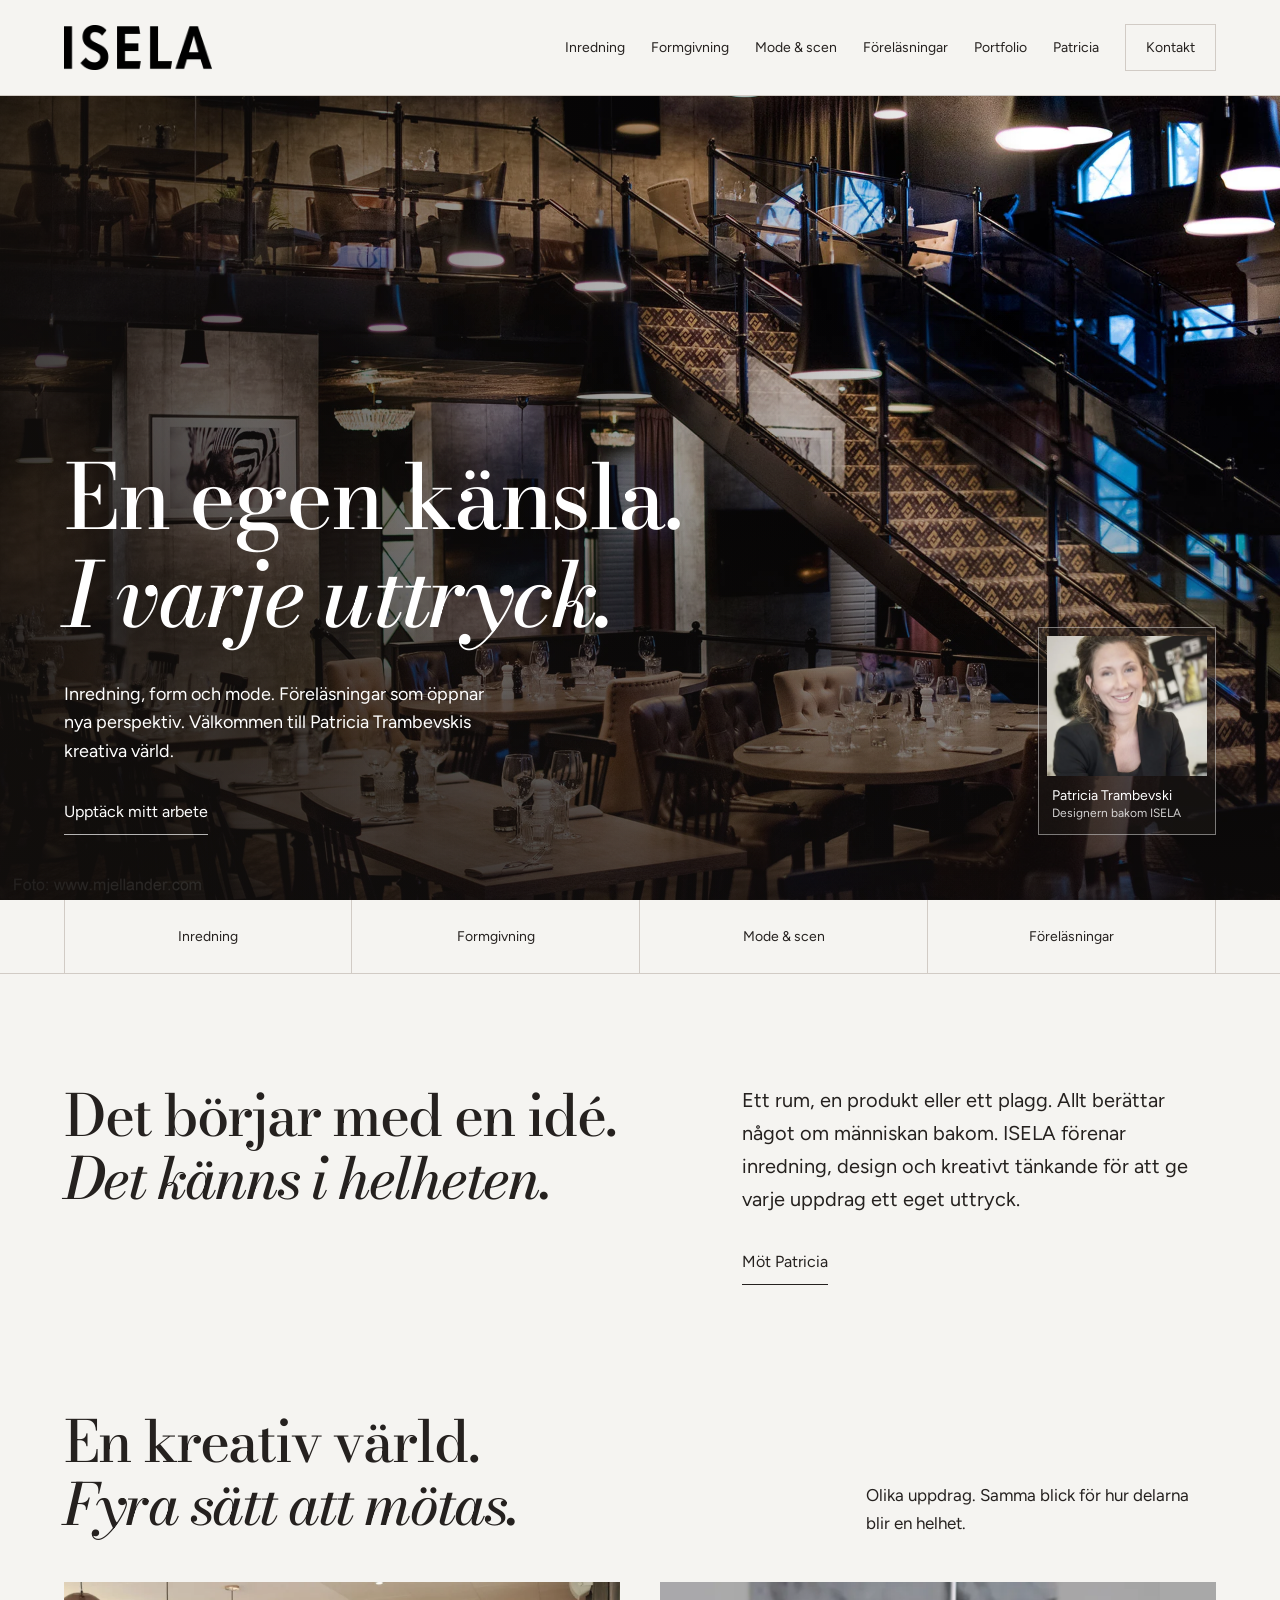
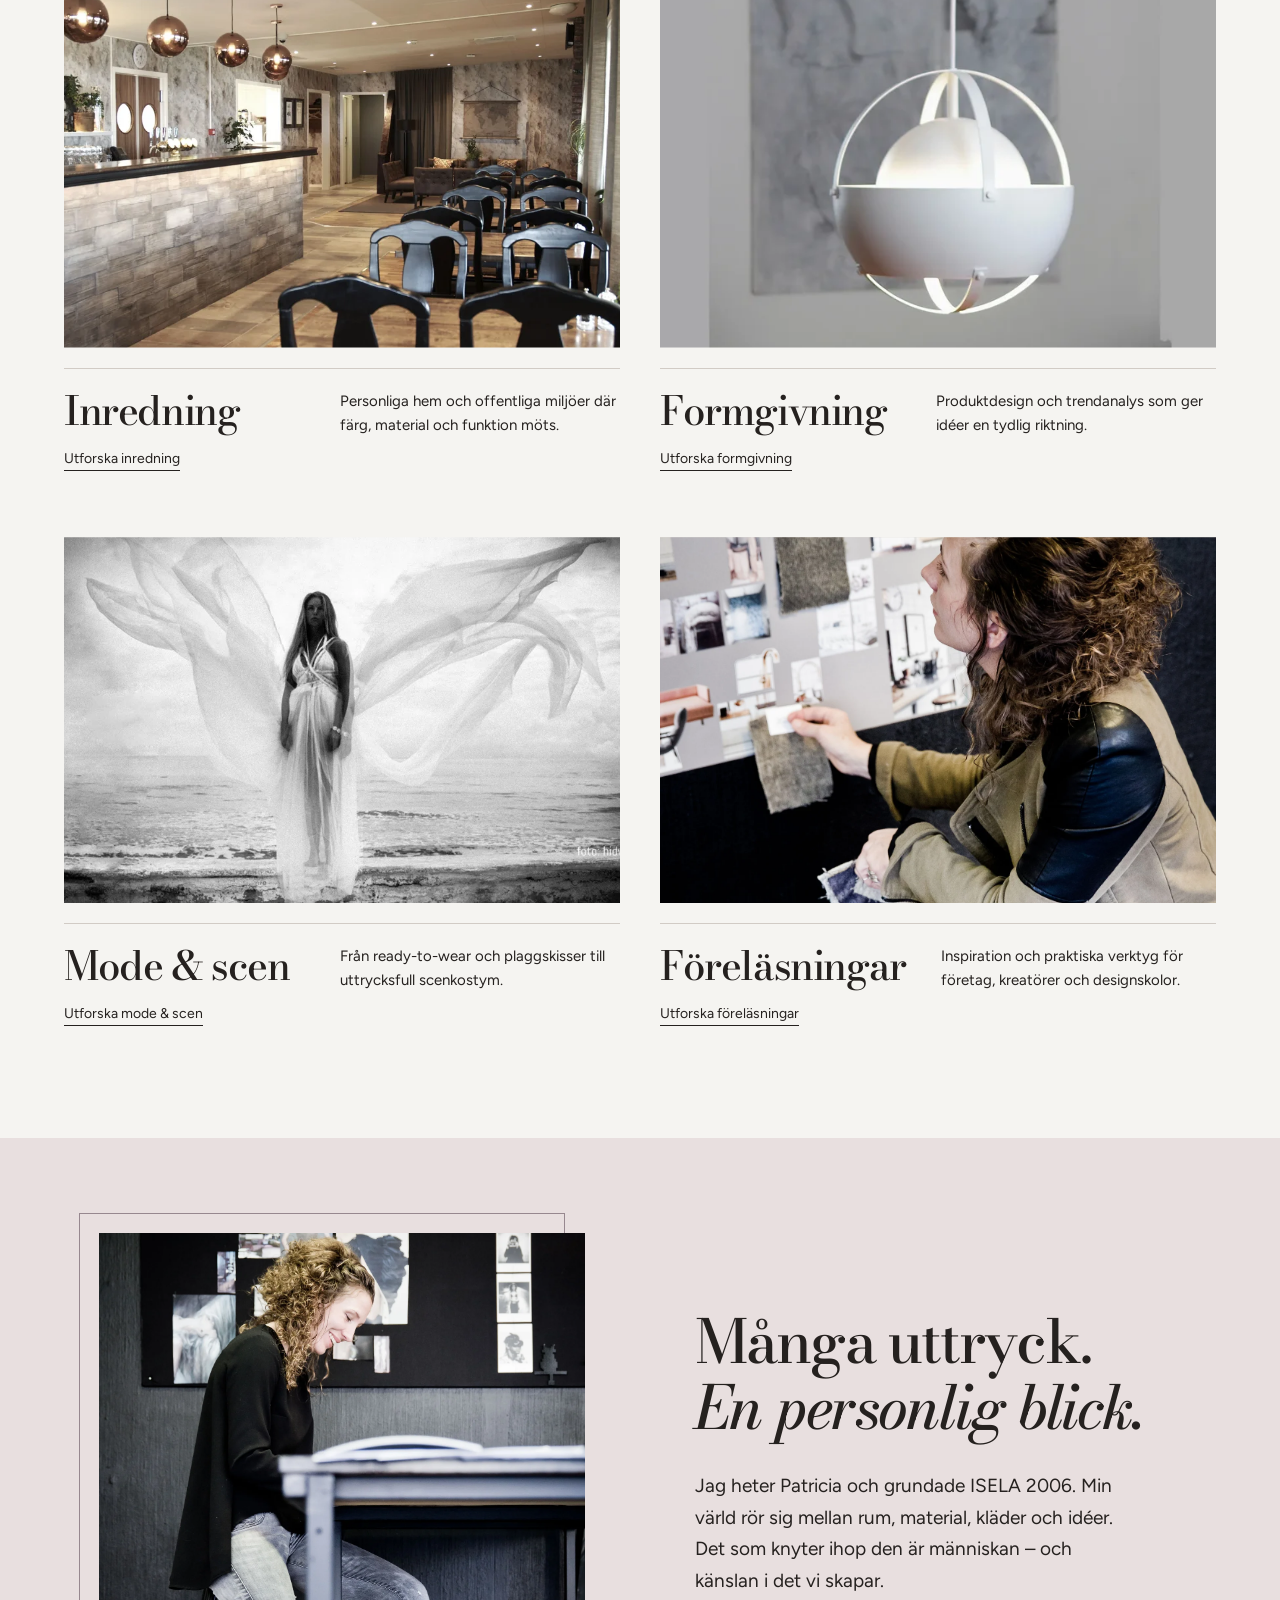
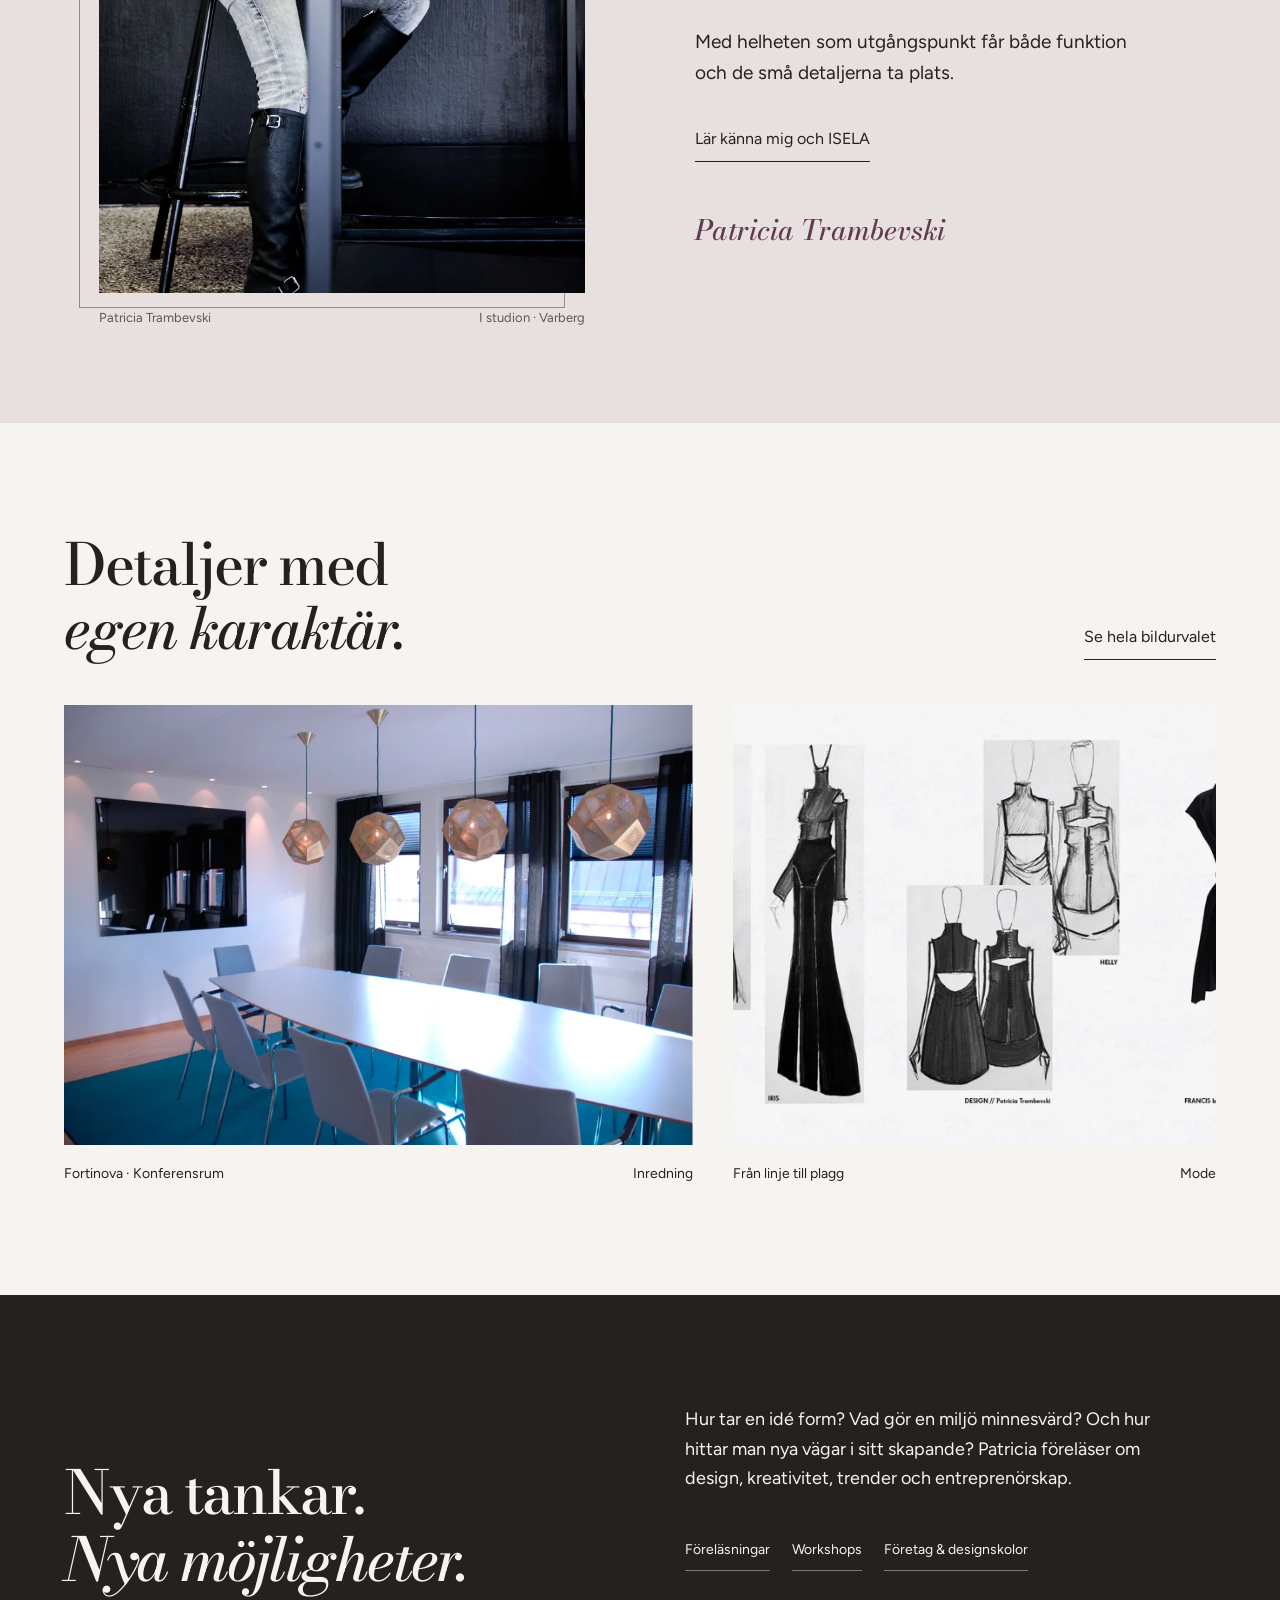
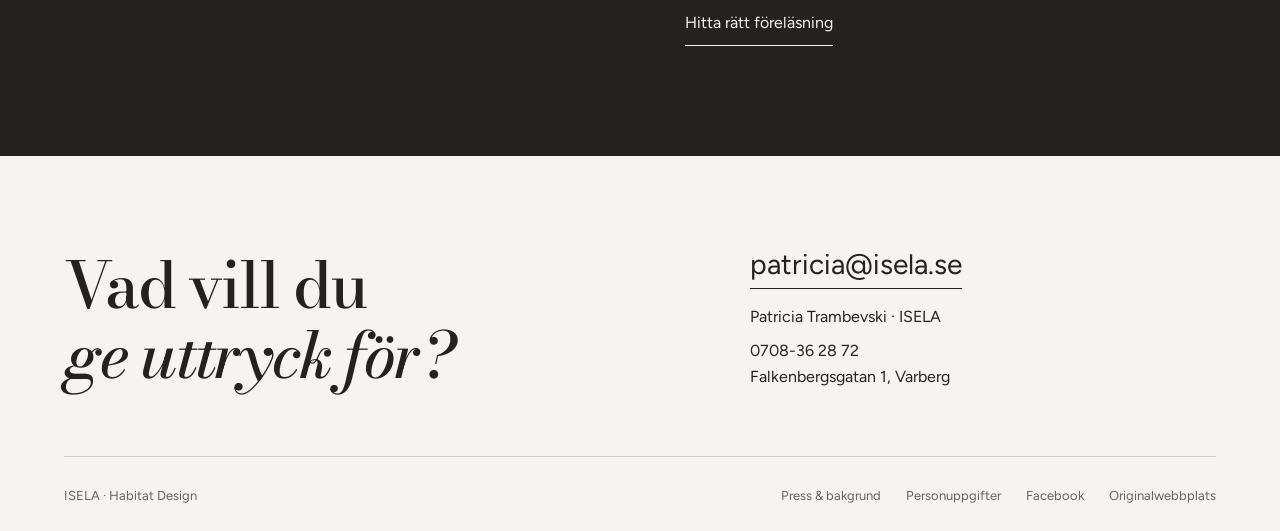
<file: index.html>
<!doctype html><html lang="sv"><head><meta charset="utf-8"><meta name="viewport" content="width=device-width,initial-scale=1"><title>Inredning, design och nya perspektiv | ISELA – Patricia Trambevski</title><meta name="description" content="ISELA i Varberg. Patricia Trambevski arbetar med inredning, formgivning, mode, scenkläder och föreläsningar."><link rel="canonical" href="https://isela-patricia-trambevski.carlzzon121.chatgpt.site/"><meta property="og:title" content="Inredning, design och nya perspektiv | ISELA"><meta property="og:description" content="ISELA i Varberg. Patricia Trambevski arbetar med inredning, formgivning, mode, scenkläder och föreläsningar."><meta property="og:type" content="website"><meta property="og:locale" content="sv_SE"><meta name="theme-color" content="#f5f4f1"><link rel="icon" href="assets/favicon.svg"><link rel="preload" href="assets/fonts/bodoni-normal.woff2" as="font" type="font/woff2" crossorigin><link rel="stylesheet" href="styles.css?v=1"><script src="script.js?v=1" defer></script><script type="application/ld+json">{"@context": "https://schema.org", "@type": "ProfessionalService", "name": "ISELA", "url": "https://isela-patricia-trambevski.carlzzon121.chatgpt.site", "founder": {"@type": "Person", "name": "Patricia Trambevski"}, "foundingDate": "2006", "telephone": "+46708362872", "email": "patricia@isela.se", "address": {"@type": "PostalAddress", "streetAddress": "Falkenbergsgatan 1", "postalCode": "432 51", "addressLocality": "Varberg", "addressCountry": "SE"}}</script></head><body><a class="skip" href="#innehall">Till innehållet</a><header class="header"><a class="brand" href="index.html" aria-label="ISELA startsida"><img src="assets/media/isela-logo.png" width="162" height="50" alt="ISELA"></a><nav class="nav" aria-label="Huvudmeny"><a href="inredning.html" class="" >Inredning</a><a href="formgivning.html" class="" >Formgivning</a><a href="mode.html" class="" >Mode & scen</a><a href="forelasningar.html" class="" >Föreläsningar</a><a href="portfolio.html" class="" >Portfolio</a><a href="om-patricia.html" class="" >Patricia</a><a href="kontakt.html" class="contact-link" >Kontakt</a></nav><button class="menu-toggle" aria-controls="meny" aria-expanded="false">Meny<span class="menu-icon" aria-hidden="true"></span></button></header><dialog class="menu-dialog" id="meny" aria-label="Meny"><div class="menu-top"><a class="brand" href="index.html">ISELA</a><button class="close">Stäng</button></div><nav><a href="inredning.html" class="" >Inredning</a><a href="formgivning.html" class="" >Formgivning</a><a href="mode.html" class="" >Mode & scen</a><a href="forelasningar.html" class="" >Föreläsningar</a><a href="portfolio.html" class="" >Portfolio</a><a href="om-patricia.html" class="" >Patricia</a><a href="kontakt.html" class="contact-link" >Kontakt</a><a href="press.html">Press & bakgrund</a></nav><address><a href="mailto:patricia@isela.se">patricia@isela.se</a><br><a href="tel:+46708362872">0708-36 28 72</a></address></dialog><main id="innehall"><section class="hero"><img src="assets/media/005-4-4.webp" width="1920" height="1206" alt="Restaurang med mörka träslag, mässingstoner och en trappa mellan våningsplanen" class="hero-backdrop" fetchpriority=high decoding="async"><div class="hero-inner"><div class="hero-copy"><h1>En egen känsla.<br><em>I varje uttryck.</em></h1><p>Inredning, form och mode. Föreläsningar som öppnar nya perspektiv. Välkommen till Patricia Trambevskis kreativa värld.</p><a class="text-link" href="portfolio.html">Upptäck mitt arbete</a></div><a class="portrait-tag" href="om-patricia.html"><img src="assets/media/074-isela.webp" srcset="assets/media/074-isela-small.webp 900w, assets/media/074-isela.webp 971w" sizes="(max-width:760px) 100vw, 50vw" width="971" height="613" alt="Porträtt av Patricia Trambevski" class="" loading=lazy decoding="async"><span>Patricia Trambevski<small>Designern bakom ISELA</small></span></a></div></section><nav class="discipline-strip" aria-label="Utforska ISELA"><a class="" href="inredning.html">Inredning</a><a class="" href="formgivning.html">Formgivning</a><a class="" href="mode.html">Mode & scen</a><a class="" href="forelasningar.html">Föreläsningar</a></nav><section class="section intro"><h2>Det börjar med en idé.<br><em>Det känns i helheten.</em></h2><div><p>Ett rum, en produkt eller ett plagg. Allt berättar något om människan bakom. ISELA förenar inredning, design och kreativt tänkande för att ge varje uppdrag ett eget uttryck.</p><a class="text-link" href="om-patricia.html">Möt Patricia</a></div></section><section class="section worlds" id="omraden"><div class="section-head"><h2>En kreativ värld.<br><em>Fyra sätt att mötas.</em></h2><p>Olika uppdrag. Samma blick för hur delarna blir en helhet.</p></div><div class="world-grid"><a class="world-card" href="inredning.html"><figure class="reveal"><img src="assets/media/018-offentlig_miljo0257-bild-19.webp" srcset="assets/media/018-offentlig_miljo0257-bild-19-small.webp 900w, assets/media/018-offentlig_miljo0257-bild-19.webp 1920w" sizes="(max-width:760px) 100vw, 50vw" width="1920" height="1189" alt="Restaurangbar med ljusa väggar, mörka stolar och dekorativa pendlar" class="" loading=lazy decoding="async"></figure><div class="world-caption"><div><h3>Inredning</h3><span class="world-link">Utforska inredning</span></div><p>Personliga hem och offentliga miljöer där färg, material och funktion möts.</p></div></a><a class="world-card" href="formgivning.html"><figure class="reveal"><img src="assets/media/078-6-3.webp" srcset="assets/media/078-6-3-small.webp 900w, assets/media/078-6-3.webp 1920w" sizes="(max-width:760px) 100vw, 50vw" width="1920" height="928" alt="Vit pendel med skulptural form" class="" loading=lazy decoding="async"></figure><div class="world-caption"><div><h3>Formgivning</h3><span class="world-link">Utforska formgivning</span></div><p>Produktdesign och trendanalys som ger idéer en tydlig riktning.</p></div></a><a class="world-card" href="mode.html"><figure class="reveal"><img src="assets/media/104-5-1.webp" srcset="assets/media/104-5-1-small.webp 900w, assets/media/104-5-1.webp 1920w" sizes="(max-width:760px) 100vw, 50vw" width="1920" height="1080" alt="Vit scenkostym med stora svepande tygformer vid havet" class="" loading=lazy decoding="async"></figure><div class="world-caption"><div><h3>Mode & scen</h3><span class="world-link">Utforska mode & scen</span></div><p>Från ready-to-wear och plaggskisser till uttrycksfull scenkostym.</p></div></a><a class="world-card" href="forelasningar.html"><figure class="reveal"><img src="assets/media/115-patricia20160420_isela-29.webp" srcset="assets/media/115-patricia20160420_isela-29-small.webp 600w, assets/media/115-patricia20160420_isela-29.webp 1467w" sizes="(max-width:760px) 100vw, 50vw" width="1467" height="2200" alt="Patricia Trambevski arbetar med en moodboard i sin studio" class="" loading=lazy decoding="async"></figure><div class="world-caption"><div><h3>Föreläsningar</h3><span class="world-link">Utforska föreläsningar</span></div><p>Inspiration och praktiska verktyg för företag, kreatörer och designskolor.</p></div></a></div></section><section class="section portrait-section"><figure class="portrait-photo"><img src="assets/media/117-patricia20160420_isela-1.webp" srcset="assets/media/117-patricia20160420_isela-1-small.webp 600w, assets/media/117-patricia20160420_isela-1.webp 1467w" sizes="(max-width:760px) 100vw, 50vw" width="1467" height="2200" alt="Patricia Trambevski vid arbetsbordet i sin designstudio" class="" loading=lazy decoding="async"><figcaption><span>Patricia Trambevski</span><span>I studion · Varberg</span></figcaption></figure><div class="portrait-content"><h2>Många uttryck.<br><em>En personlig blick.</em></h2><p>Jag heter Patricia och grundade ISELA 2006. Min värld rör sig mellan rum, material, kläder och idéer. Det som knyter ihop den är människan – och känslan i det vi skapar.</p><p>Med helheten som utgångspunkt får både funktion och de små detaljerna ta plats.</p><a class="text-link" href="om-patricia.html">Lär känna mig och ISELA</a><div class="signature">Patricia Trambevski</div></div></section><section class="section"><div class="section-head"><h2>Detaljer med<br><em>egen karaktär.</em></h2><a class="text-link" href="portfolio.html">Se hela bildurvalet</a></div><div class="selection-grid"><figure class="reveal"><img src="assets/media/008-inredningskonsult-halland-kontor-fortinova-konferens-varberg.webp" srcset="assets/media/008-inredningskonsult-halland-kontor-fortinova-konferens-varberg-small.webp 900w, assets/media/008-inredningskonsult-halland-kontor-fortinova-konferens-varberg.webp 1920w" sizes="(max-width:760px) 100vw, 50vw" width="1920" height="1353" alt="Konferensrum hos Fortinova med turkos matta och pendelbelysning" class="" loading=lazy decoding="async"><figcaption><span>Fortinova · Konferensrum</span><span>Inredning</span></figcaption></figure><figure class="reveal"><img src="assets/media/095-1-5.webp" srcset="assets/media/095-1-5-small.webp 900w, assets/media/095-1-5.webp 1920w" sizes="(max-width:760px) 100vw, 50vw" width="1920" height="1080" alt="Kollektion av modeillustrationer i svart och vitt" class="" loading=lazy decoding="async"><figcaption><span>Från linje till plagg</span><span>Mode</span></figcaption></figure></div></section><section class="section lecture-band"><h2>Nya tankar.<br><em>Nya möjligheter.</em></h2><div><p>Hur tar en idé form? Vad gör en miljö minnesvärd? Och hur hittar man nya vägar i sitt skapande? Patricia föreläser om design, kreativitet, trender och entreprenörskap.</p><div class="lecture-topics"><span>Föreläsningar</span><span>Workshops</span><span>Företag & designskolor</span></div><a class="text-link" href="forelasningar.html">Hitta rätt föreläsning</a></div></section></main><footer class="footer"><div class="footer-main"><h2>Vad vill du<br><em>ge uttryck för?</em></h2><div><a class="footer-email" href="mailto:patricia@isela.se">patricia@isela.se</a><address>Patricia Trambevski · ISELA<a href="tel:+46708362872">0708-36 28 72</a>Falkenbergsgatan 1, Varberg</address></div></div><div class="footer-bottom"><span>ISELA · Habitat Design</span><nav><a href="press.html">Press & bakgrund</a><a href="personuppgifter.html">Personuppgifter</a><a href="https://www.facebook.com/ISELA.se/" target="_blank" rel="noopener">Facebook</a><a href="https://isela.se/" target="_blank" rel="noopener">Originalwebbplats</a></nav></div></footer><dialog class="lightbox" aria-label="Bildvisning"><div class="lightbox-top"><span class="lightbox-count"></span><button class="close">Stäng</button></div><div class="lightbox-bottom"><button data-step="-1">Föregående</button><p class="lightbox-caption"></p><button data-step="1">Nästa</button></div></dialog></body></html>
</file>
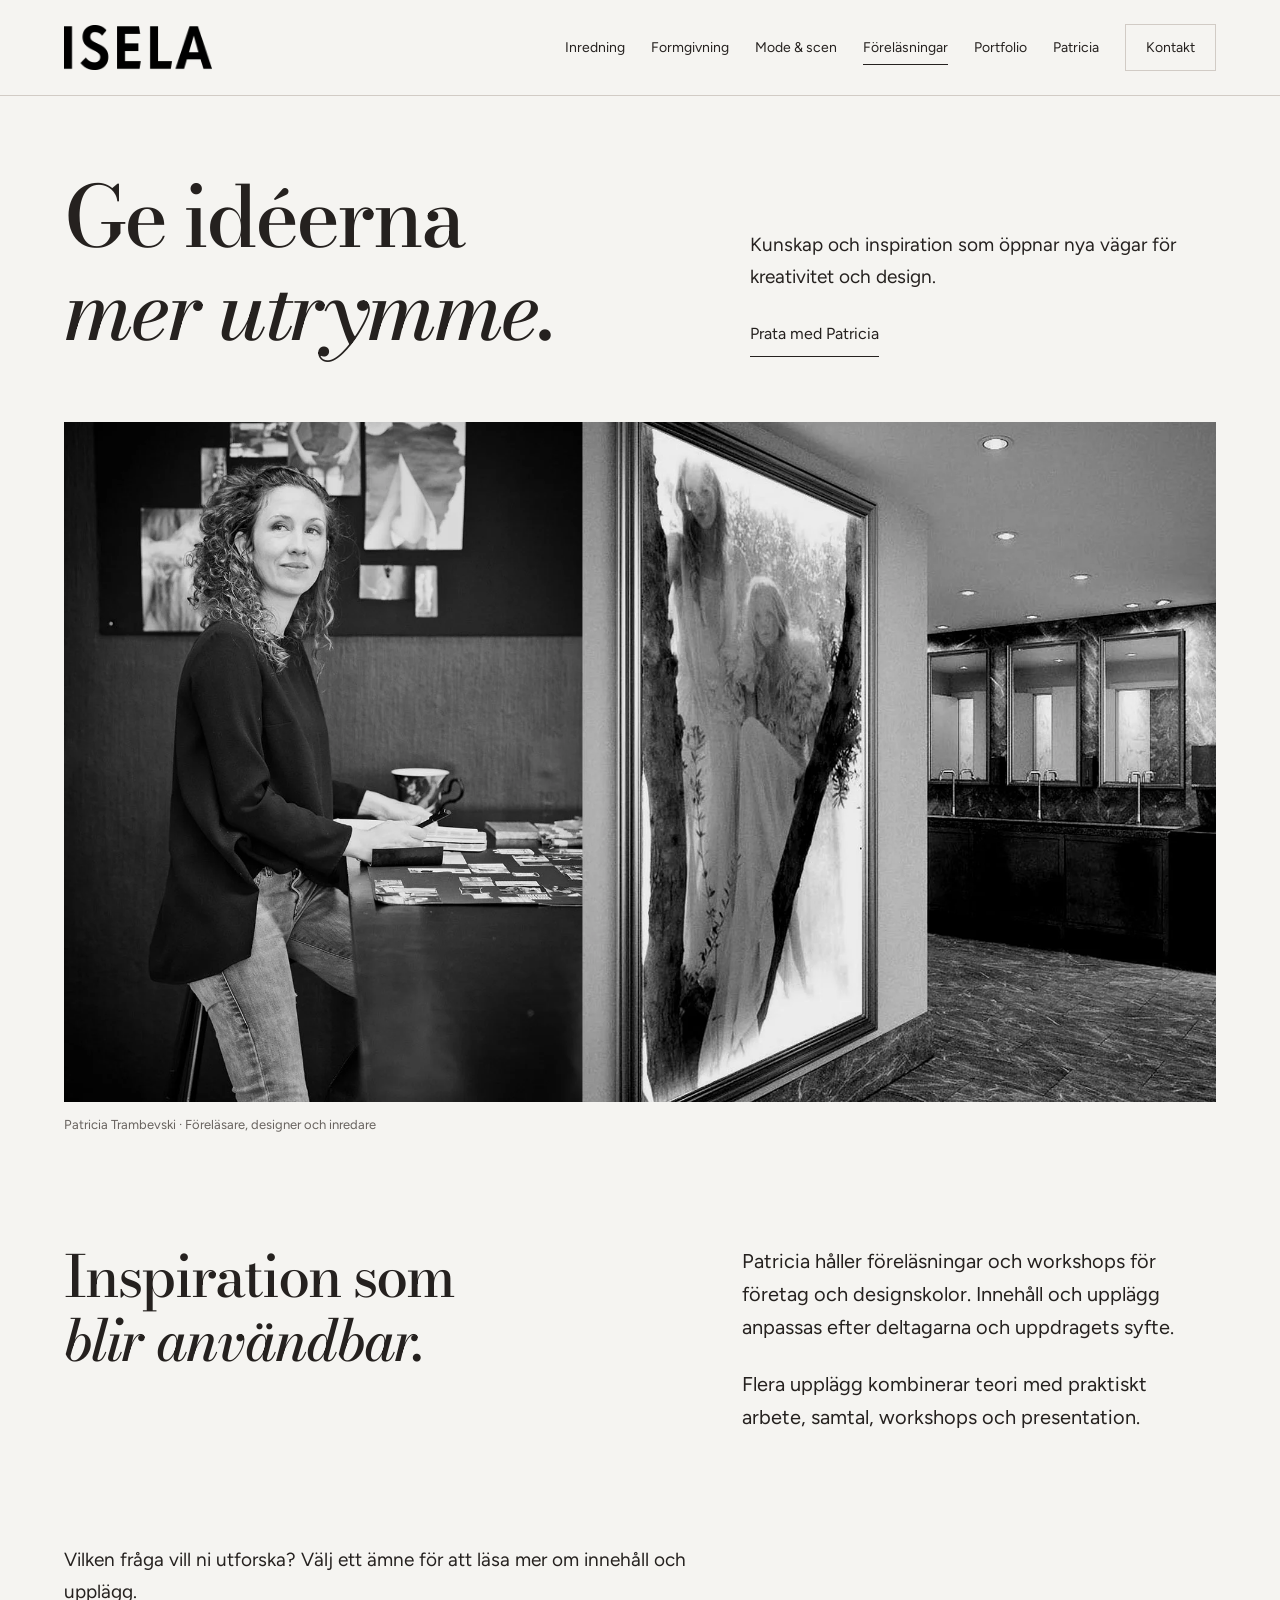
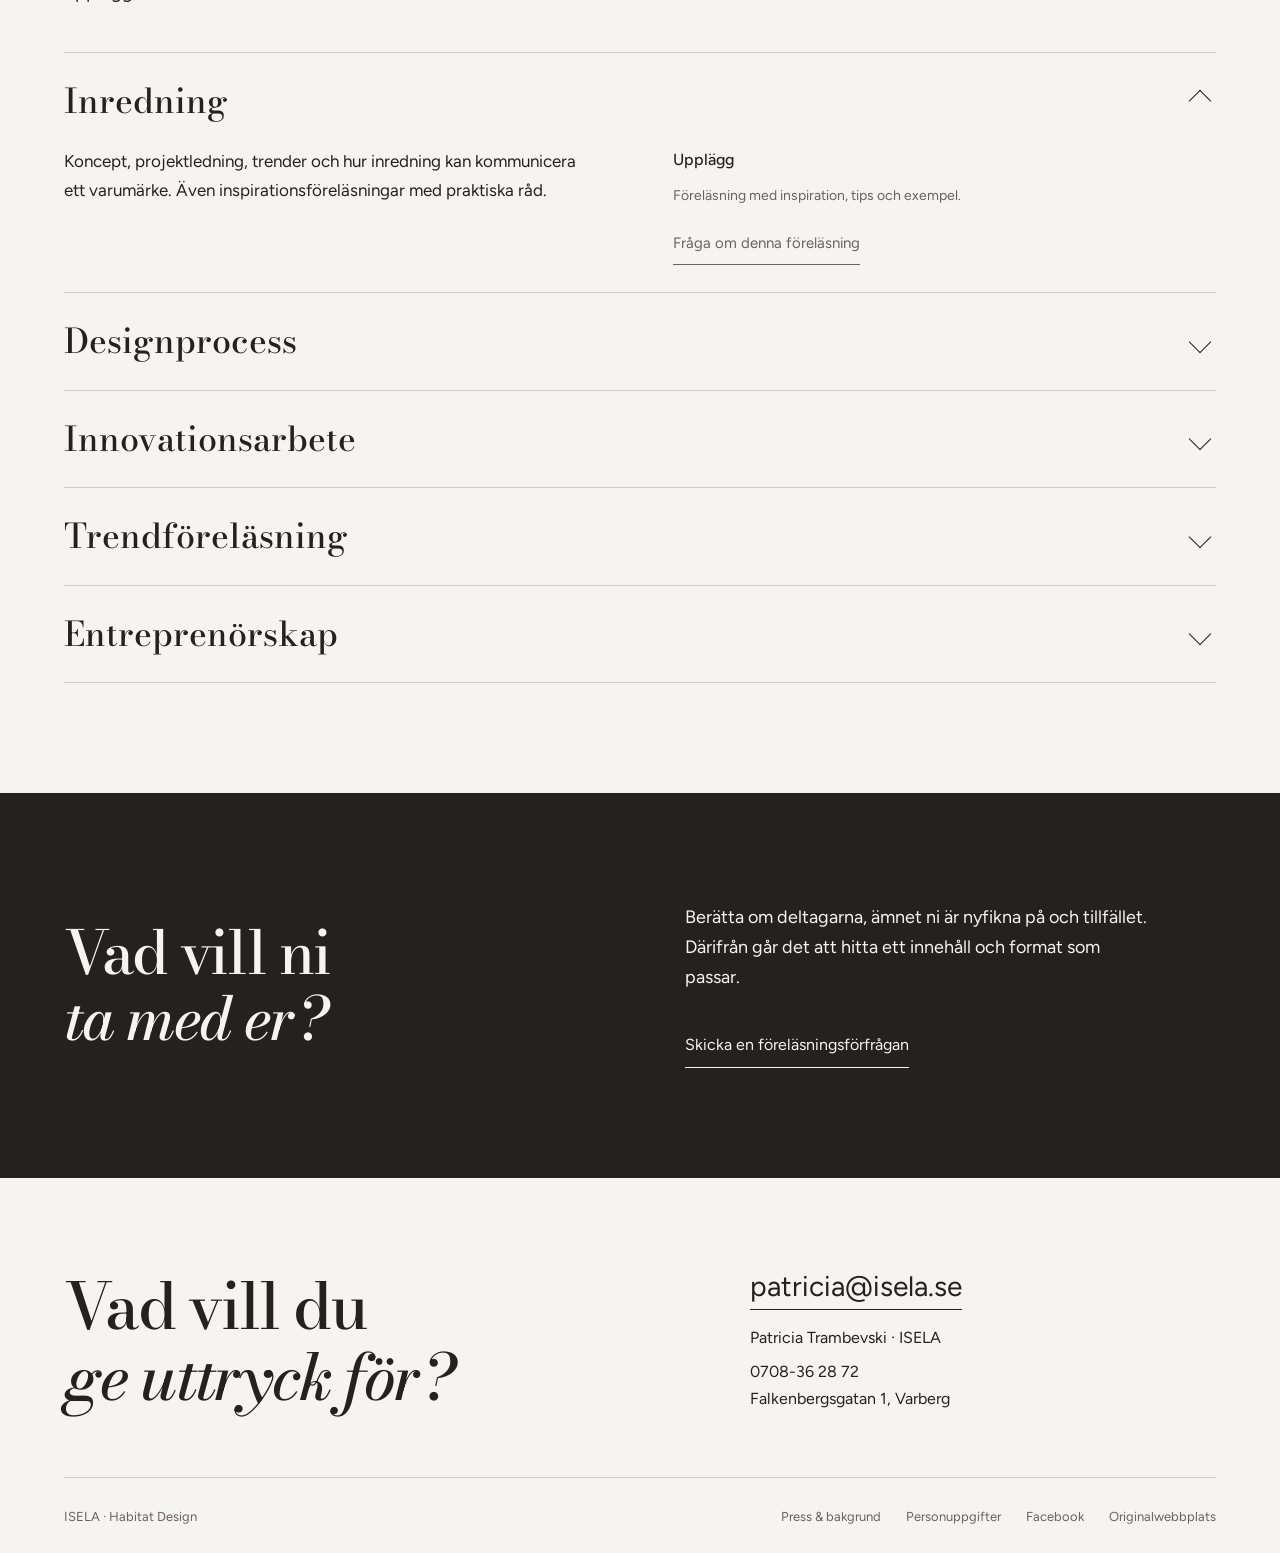
<file: forelasningar.html>
<!doctype html><html lang="sv"><head><meta charset="utf-8"><meta name="viewport" content="width=device-width,initial-scale=1"><title>Föreläsningar och workshops | ISELA – Patricia Trambevski</title><meta name="description" content="Boka en dialog med Patricia Trambevski om föreläsningar inom inredning, designprocess, innovation, trender och entreprenörskap."><link rel="canonical" href="https://isela-patricia-trambevski.carlzzon121.chatgpt.site/forelasningar.html"><meta property="og:title" content="Föreläsningar och workshops | ISELA"><meta property="og:description" content="Boka en dialog med Patricia Trambevski om föreläsningar inom inredning, designprocess, innovation, trender och entreprenörskap."><meta property="og:type" content="website"><meta property="og:locale" content="sv_SE"><meta name="theme-color" content="#f5f4f1"><link rel="icon" href="assets/favicon.svg"><link rel="preload" href="assets/fonts/bodoni-normal.woff2" as="font" type="font/woff2" crossorigin><link rel="stylesheet" href="styles.css?v=1"><script src="script.js?v=1" defer></script><script type="application/ld+json">{"@context": "https://schema.org", "@type": "ProfessionalService", "name": "ISELA", "url": "https://isela-patricia-trambevski.carlzzon121.chatgpt.site", "founder": {"@type": "Person", "name": "Patricia Trambevski"}, "foundingDate": "2006", "telephone": "+46708362872", "email": "patricia@isela.se", "address": {"@type": "PostalAddress", "streetAddress": "Falkenbergsgatan 1", "postalCode": "432 51", "addressLocality": "Varberg", "addressCountry": "SE"}}</script></head><body><a class="skip" href="#innehall">Till innehållet</a><header class="header"><a class="brand" href="index.html" aria-label="ISELA startsida"><img src="assets/media/isela-logo.png" width="162" height="50" alt="ISELA"></a><nav class="nav" aria-label="Huvudmeny"><a href="inredning.html" class="" >Inredning</a><a href="formgivning.html" class="" >Formgivning</a><a href="mode.html" class="" >Mode & scen</a><a href="forelasningar.html" class="" aria-current=page>Föreläsningar</a><a href="portfolio.html" class="" >Portfolio</a><a href="om-patricia.html" class="" >Patricia</a><a href="kontakt.html" class="contact-link" >Kontakt</a></nav><button class="menu-toggle" aria-controls="meny" aria-expanded="false">Meny<span class="menu-icon" aria-hidden="true"></span></button></header><dialog class="menu-dialog" id="meny" aria-label="Meny"><div class="menu-top"><a class="brand" href="index.html">ISELA</a><button class="close">Stäng</button></div><nav><a href="inredning.html" class="" >Inredning</a><a href="formgivning.html" class="" >Formgivning</a><a href="mode.html" class="" >Mode & scen</a><a href="forelasningar.html" class="" aria-current=page>Föreläsningar</a><a href="portfolio.html" class="" >Portfolio</a><a href="om-patricia.html" class="" >Patricia</a><a href="kontakt.html" class="contact-link" >Kontakt</a><a href="press.html">Press & bakgrund</a></nav><address><a href="mailto:patricia@isela.se">patricia@isela.se</a><br><a href="tel:+46708362872">0708-36 28 72</a></address></dialog><main id="innehall"><section class="section page-head"><h1>Ge idéerna<br><em>mer utrymme.</em></h1><div><p>Kunskap och inspiration som öppnar nya vägar för kreativitet och design.</p><a class="text-link" href="kontakt.html?amne=F%C3%B6rel%C3%A4sning">Prata med Patricia</a></div></section><figure class="feature-image no-crop"><img src="assets/media/003-patricia_forelasare.webp" width="1920" height="1200" alt="Patricia Trambevski i sin designstudio och ett urval av hennes inredningsarbete" class="" fetchpriority=high decoding="async"><figcaption>Patricia Trambevski · Föreläsare, designer och inredare</figcaption></figure><section class="section intro"><h2>Inspiration som<br><em>blir användbar.</em></h2><div><p>Patricia håller föreläsningar och workshops för företag och designskolor. Innehåll och upplägg anpassas efter deltagarna och uppdragets syfte.</p><p style="margin-top:24px">Flera upplägg kombinerar teori med praktiskt arbete, samtal, workshops och presentation.</p></div></section><section class="section topics"><h2 class="sr-only">Föreläsningsämnen</h2><p class="topics-intro">Vilken fråga vill ni utforska? Välj ett ämne för att läsa mer om innehåll och upplägg.</p><details open><summary>Inredning</summary><div class="topic-content"><p>Koncept, projektledning, trender och hur inredning kan kommunicera ett varumärke. Även inspirationsföreläsningar med praktiska råd.</p><div class="topic-format"><strong>Upplägg</strong>Föreläsning med inspiration, tips och exempel.<br><a class="text-link" href="kontakt.html?amne=F%C3%B6rel%C3%A4sning">Fråga om denna föreläsning</a></div></div></details><details ><summary>Designprocess</summary><div class="topic-content"><p>Från idé och trendanalys till färdig produkt. En strukturerad process för kommersiell kläd- och produktdesign där kreativitet möter målgrupp och varumärke.</p><div class="topic-format"><strong>Upplägg</strong>Teori, workshop, praktiskt arbete och presentation.<br><a class="text-link" href="kontakt.html?amne=F%C3%B6rel%C3%A4sning">Fråga om denna föreläsning</a></div></div></details><details ><summary>Innovationsarbete</summary><div class="topic-content"><p>Metoder för att använda samlad erfarenhet och samtidigt hitta nya kreativa arbetssätt. Föreläsningen kan anpassas till företagets behov.</p><div class="topic-format"><strong>Upplägg</strong>Föreläsning och workshop med praktiska designmetoder.<br><a class="text-link" href="kontakt.html?amne=F%C3%B6rel%C3%A4sning">Fråga om denna föreläsning</a></div></div></details><details ><summary>Trendföreläsning</summary><div class="topic-content"><p>Research och konkreta trendinsikter för en specifik bransch, målgrupp och frågeställning. Kan kompletteras med praktiskt arbete kring trendmaterial.</p><div class="topic-format"><strong>Upplägg</strong>Research och innehåll för er bransch och ert syfte.<br><a class="text-link" href="kontakt.html?amne=F%C3%B6rel%C3%A4sning">Fråga om denna föreläsning</a></div></div></details><details ><summary>Entreprenörskap</summary><div class="topic-content"><p>En personlig berättelse om företagandets framgångar, misstag och utveckling. Om att driva designverksamhet med flera inriktningar och hitta vägen vidare.</p><div class="topic-format"><strong>Upplägg</strong>Inspirationsföreläsning, med möjlighet till workshop.<br><a class="text-link" href="kontakt.html?amne=F%C3%B6rel%C3%A4sning">Fråga om denna föreläsning</a></div></div></details></section><section class="section lecture-band"><h2>Vad vill ni<br><em>ta med er?</em></h2><div><p>Berätta om deltagarna, ämnet ni är nyfikna på och tillfället. Därifrån går det att hitta ett innehåll och format som passar.</p><a class="text-link" href="kontakt.html?amne=F%C3%B6rel%C3%A4sning">Skicka en föreläsningsförfrågan</a></div></section></main><footer class="footer"><div class="footer-main"><h2>Vad vill du<br><em>ge uttryck för?</em></h2><div><a class="footer-email" href="mailto:patricia@isela.se">patricia@isela.se</a><address>Patricia Trambevski · ISELA<a href="tel:+46708362872">0708-36 28 72</a>Falkenbergsgatan 1, Varberg</address></div></div><div class="footer-bottom"><span>ISELA · Habitat Design</span><nav><a href="press.html">Press & bakgrund</a><a href="personuppgifter.html">Personuppgifter</a><a href="https://www.facebook.com/ISELA.se/" target="_blank" rel="noopener">Facebook</a><a href="https://isela.se/" target="_blank" rel="noopener">Originalwebbplats</a></nav></div></footer><dialog class="lightbox" aria-label="Bildvisning"><div class="lightbox-top"><span class="lightbox-count"></span><button class="close">Stäng</button></div><div class="lightbox-bottom"><button data-step="-1">Föregående</button><p class="lightbox-caption"></p><button data-step="1">Nästa</button></div></dialog></body></html>
</file>
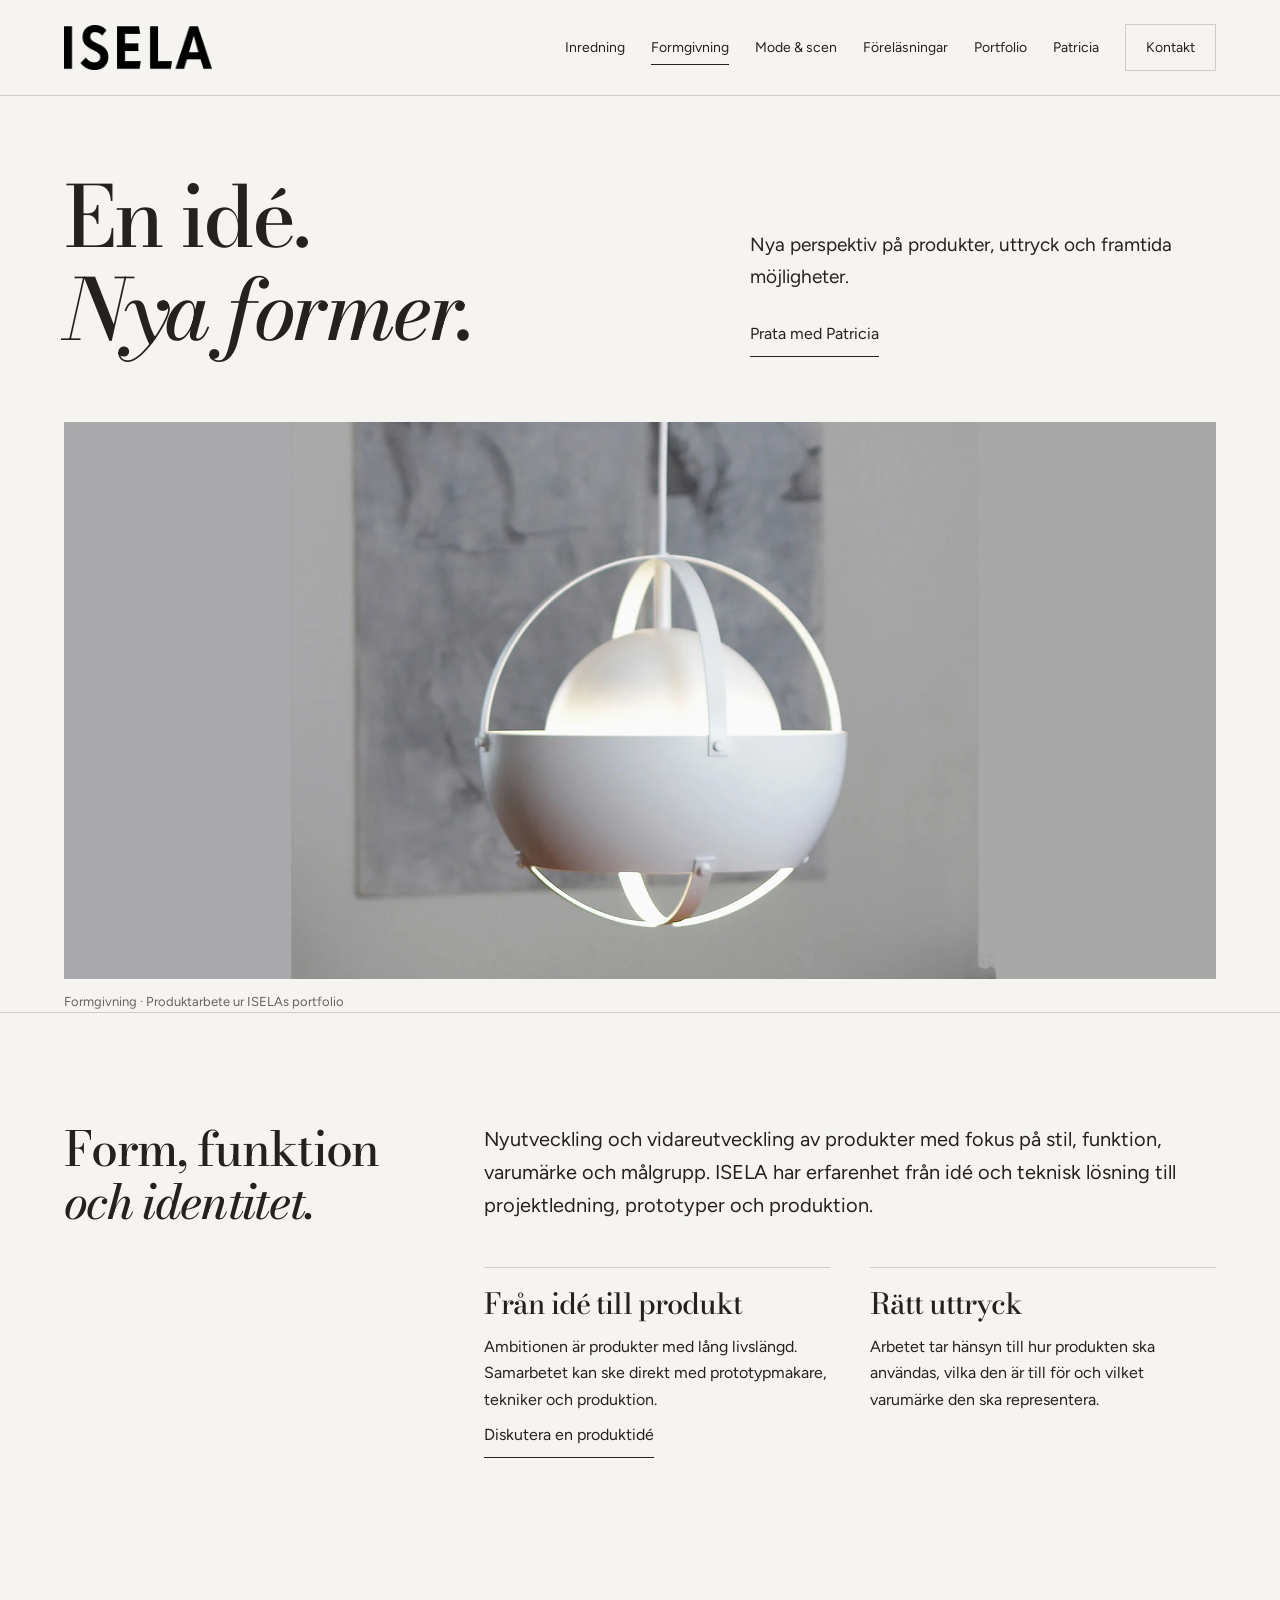
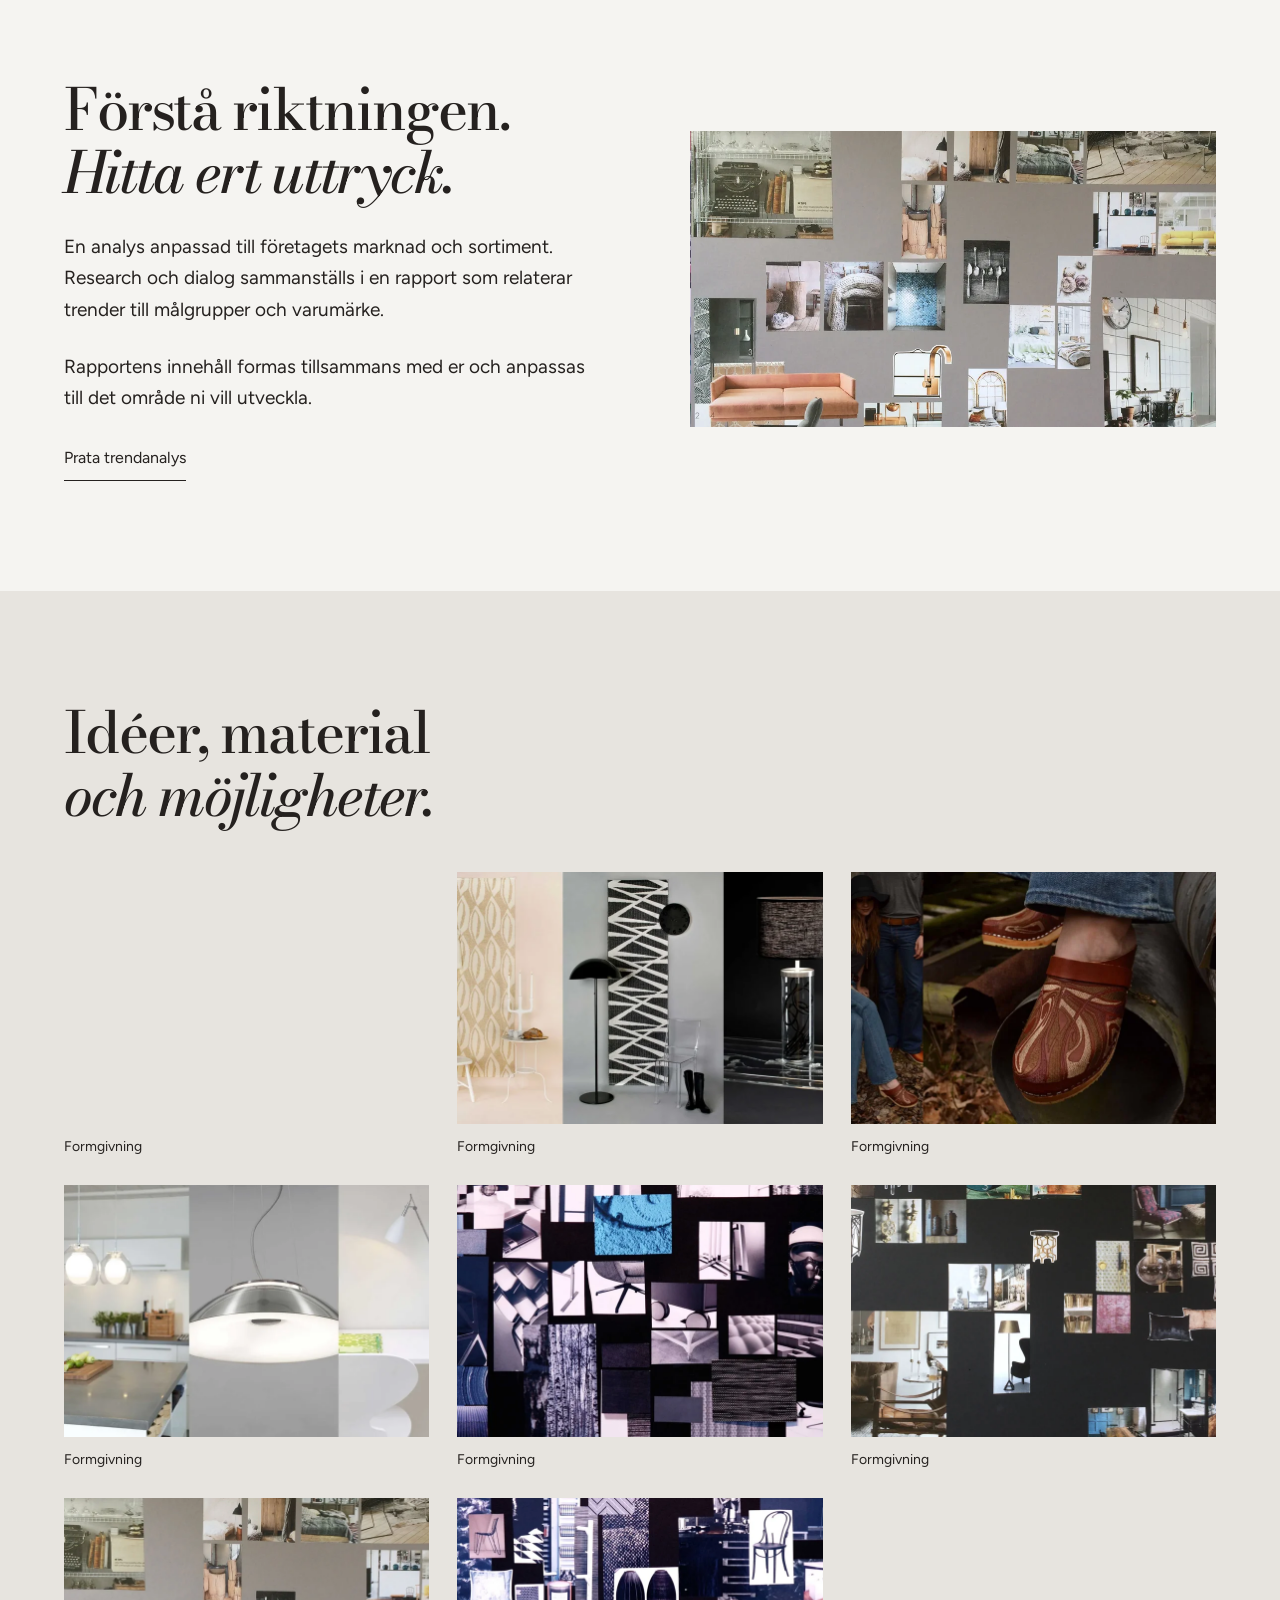
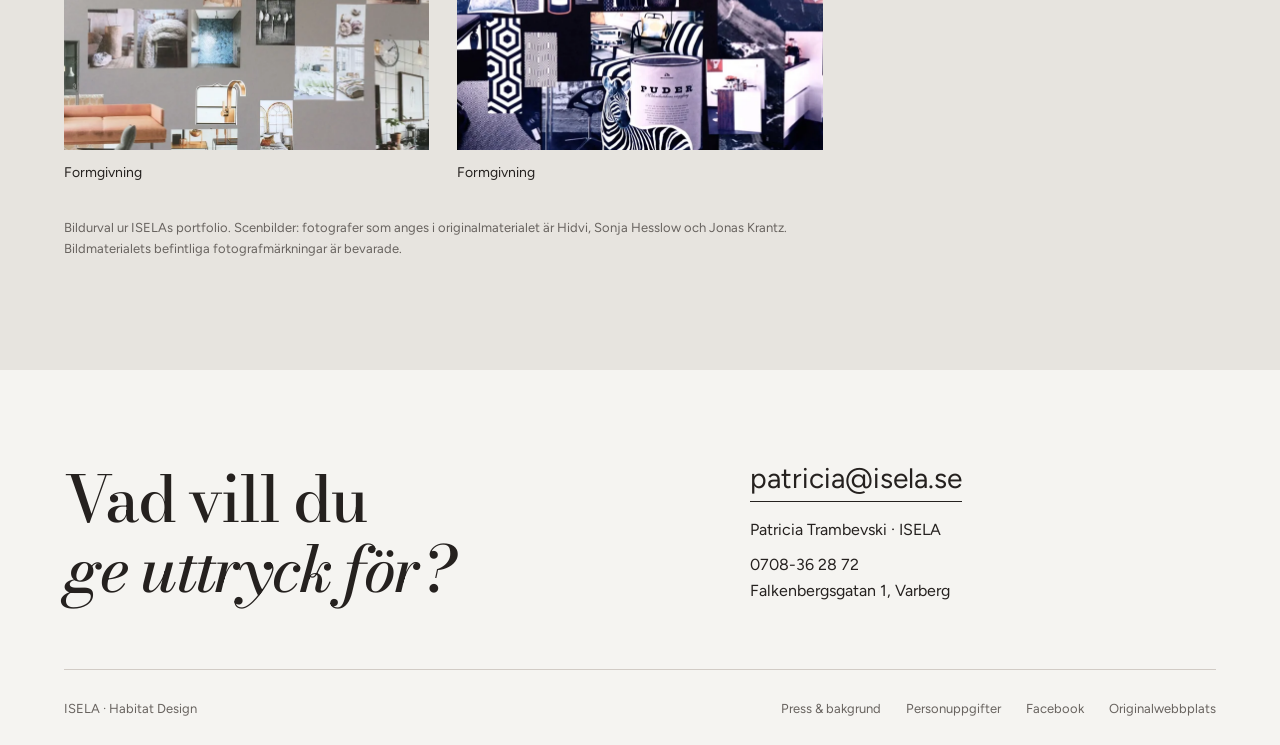
<file: formgivning.html>
<!doctype html><html lang="sv"><head><meta charset="utf-8"><meta name="viewport" content="width=device-width,initial-scale=1"><title>Formgivning, produktdesign och trendanalys | ISELA – Patricia Trambevski</title><meta name="description" content="Frilansdesign, produktutveckling och skräddarsydd trendanalys med Patricia Trambevski och ISELA."><link rel="canonical" href="https://isela-patricia-trambevski.carlzzon121.chatgpt.site/formgivning.html"><meta property="og:title" content="Formgivning, produktdesign och trendanalys | ISELA"><meta property="og:description" content="Frilansdesign, produktutveckling och skräddarsydd trendanalys med Patricia Trambevski och ISELA."><meta property="og:type" content="website"><meta property="og:locale" content="sv_SE"><meta name="theme-color" content="#f5f4f1"><link rel="icon" href="assets/favicon.svg"><link rel="preload" href="assets/fonts/bodoni-normal.woff2" as="font" type="font/woff2" crossorigin><link rel="stylesheet" href="styles.css?v=1"><script src="script.js?v=1" defer></script><script type="application/ld+json">{"@context": "https://schema.org", "@type": "ProfessionalService", "name": "ISELA", "url": "https://isela-patricia-trambevski.carlzzon121.chatgpt.site", "founder": {"@type": "Person", "name": "Patricia Trambevski"}, "foundingDate": "2006", "telephone": "+46708362872", "email": "patricia@isela.se", "address": {"@type": "PostalAddress", "streetAddress": "Falkenbergsgatan 1", "postalCode": "432 51", "addressLocality": "Varberg", "addressCountry": "SE"}}</script></head><body><a class="skip" href="#innehall">Till innehållet</a><header class="header"><a class="brand" href="index.html" aria-label="ISELA startsida"><img src="assets/media/isela-logo.png" width="162" height="50" alt="ISELA"></a><nav class="nav" aria-label="Huvudmeny"><a href="inredning.html" class="" >Inredning</a><a href="formgivning.html" class="" aria-current=page>Formgivning</a><a href="mode.html" class="" >Mode & scen</a><a href="forelasningar.html" class="" >Föreläsningar</a><a href="portfolio.html" class="" >Portfolio</a><a href="om-patricia.html" class="" >Patricia</a><a href="kontakt.html" class="contact-link" >Kontakt</a></nav><button class="menu-toggle" aria-controls="meny" aria-expanded="false">Meny<span class="menu-icon" aria-hidden="true"></span></button></header><dialog class="menu-dialog" id="meny" aria-label="Meny"><div class="menu-top"><a class="brand" href="index.html">ISELA</a><button class="close">Stäng</button></div><nav><a href="inredning.html" class="" >Inredning</a><a href="formgivning.html" class="" aria-current=page>Formgivning</a><a href="mode.html" class="" >Mode & scen</a><a href="forelasningar.html" class="" >Föreläsningar</a><a href="portfolio.html" class="" >Portfolio</a><a href="om-patricia.html" class="" >Patricia</a><a href="kontakt.html" class="contact-link" >Kontakt</a><a href="press.html">Press & bakgrund</a></nav><address><a href="mailto:patricia@isela.se">patricia@isela.se</a><br><a href="tel:+46708362872">0708-36 28 72</a></address></dialog><main id="innehall"><section class="section page-head"><h1>En idé.<br><em>Nya former.</em></h1><div><p>Nya perspektiv på produkter, uttryck och framtida möjligheter.</p><a class="text-link" href="kontakt.html?amne=Formgivning">Prata med Patricia</a></div></section><figure class="feature-image no-crop"><img src="assets/media/078-6-3.webp" width="1920" height="928" alt="Vit pendel med skulptural form" class="" fetchpriority=high decoding="async"><figcaption>Formgivning · Produktarbete ur ISELAs portfolio</figcaption></figure><section class="section service-detail"><h2>Form, funktion<br><em>och identitet.</em></h2><div><p>Nyutveckling och vidareutveckling av produkter med fokus på stil, funktion, varumärke och målgrupp. ISELA har erfarenhet från idé och teknisk lösning till projektledning, prototyper och produktion.</p><div class="service-list"><article><h3>Från idé till produkt</h3><p>Ambitionen är produkter med lång livslängd. Samarbetet kan ske direkt med prototypmakare, tekniker och produktion.</p></article><article><h3>Rätt uttryck</h3><p>Arbetet tar hänsyn till hur produkten ska användas, vilka den är till för och vilket varumärke den ska representera.</p></article></div><a class="text-link" href="kontakt.html?amne=Formgivning">Diskutera en produktidé</a></div></section><section class="section split-story reverse" id="trendanalys"><figure><img src="assets/media/085-3.webp" srcset="assets/media/085-3-small.webp 900w, assets/media/085-3.webp 1920w" sizes="(max-width:760px) 100vw, 50vw" width="1920" height="1080" alt="Trendmaterial för inredning med färger, möbler och miljöbilder" class="" loading=lazy decoding="async"></figure><div><h2>Förstå riktningen.<br><em>Hitta ert uttryck.</em></h2><p>En analys anpassad till företagets marknad och sortiment. Research och dialog sammanställs i en rapport som relaterar trender till målgrupper och varumärke.</p><p>Rapportens innehåll formas tillsammans med er och anpassas till det område ni vill utveckla.</p><a class="text-link" href="kontakt.html?amne=Trendanalys">Prata trendanalys</a></div></section><section class="section gallery-stage"><div class="section-head"><h2>Idéer, material<br><em>och möjligheter.</em></h2></div><div class="image-grid"><figure class="gallery-item" data-category="Formgivning"><button class="photo-button" data-photo="assets/media/078-6-3.webp" data-caption="Vit pendel med skulptural form" aria-label="Visa bild: Vit pendel med skulptural form"><img src="assets/media/078-6-3.webp" srcset="assets/media/078-6-3-small.webp 900w, assets/media/078-6-3.webp 1920w" sizes="(max-width:760px) 100vw, 50vw" width="1920" height="928" alt="Vit pendel med skulptural form" class="" loading=lazy decoding="async"><span class="view-label">Visa bilden</span></button><figcaption>Formgivning</figcaption></figure><figure class="gallery-item" data-category="Formgivning"><button class="photo-button" data-photo="assets/media/081-3-4.webp" data-caption="Produktkoncept med skisser och formstudier" aria-label="Visa bild: Produktkoncept med skisser och formstudier"><img src="assets/media/081-3-4.webp" srcset="assets/media/081-3-4-small.webp 900w, assets/media/081-3-4.webp 1920w" sizes="(max-width:760px) 100vw, 50vw" width="1920" height="1080" alt="Produktkoncept med skisser och formstudier" class="" loading=lazy decoding="async"><span class="view-label">Visa bilden</span></button><figcaption>Formgivning</figcaption></figure><figure class="gallery-item" data-category="Formgivning"><button class="photo-button" data-photo="assets/media/082-1-4.webp" data-caption="Produktkoncept för skor med skisser och fotografier" aria-label="Visa bild: Produktkoncept för skor med skisser och fotografier"><img src="assets/media/082-1-4.webp" srcset="assets/media/082-1-4-small.webp 900w, assets/media/082-1-4.webp 1920w" sizes="(max-width:760px) 100vw, 50vw" width="1920" height="1080" alt="Produktkoncept för skor med skisser och fotografier" class="" loading=lazy decoding="async"><span class="view-label">Visa bilden</span></button><figcaption>Formgivning</figcaption></figure><figure class="gallery-item" data-category="Formgivning"><button class="photo-button" data-photo="assets/media/083-2-4.webp" data-caption="Pendelformgivning i en ljus köksmiljö" aria-label="Visa bild: Pendelformgivning i en ljus köksmiljö"><img src="assets/media/083-2-4.webp" srcset="assets/media/083-2-4-small.webp 900w, assets/media/083-2-4.webp 1920w" sizes="(max-width:760px) 100vw, 50vw" width="1920" height="1080" alt="Pendelformgivning i en ljus köksmiljö" class="" loading=lazy decoding="async"><span class="view-label">Visa bilden</span></button><figcaption>Formgivning</figcaption></figure><figure class="gallery-item" data-category="Formgivning"><button class="photo-button" data-photo="assets/media/080-4-2.webp" data-caption="Konceptarbete med material, färg och form för produktdesign" aria-label="Visa bild: Konceptarbete med material, färg och form för produktdesign"><img src="assets/media/080-4-2.webp" srcset="assets/media/080-4-2-small.webp 900w, assets/media/080-4-2.webp 1920w" sizes="(max-width:760px) 100vw, 50vw" width="1920" height="1080" alt="Konceptarbete med material, färg och form för produktdesign" class="" loading=lazy decoding="async"><span class="view-label">Visa bilden</span></button><figcaption>Formgivning</figcaption></figure><figure class="gallery-item" data-category="Formgivning"><button class="photo-button" data-photo="assets/media/084-4-3.webp" data-caption="Koncept- och materialbilder i en trendanalys" aria-label="Visa bild: Koncept- och materialbilder i en trendanalys"><img src="assets/media/084-4-3.webp" srcset="assets/media/084-4-3-small.webp 900w, assets/media/084-4-3.webp 1920w" sizes="(max-width:760px) 100vw, 50vw" width="1920" height="1080" alt="Koncept- och materialbilder i en trendanalys" class="" loading=lazy decoding="async"><span class="view-label">Visa bilden</span></button><figcaption>Formgivning</figcaption></figure><figure class="gallery-item" data-category="Formgivning"><button class="photo-button" data-photo="assets/media/085-3.webp" data-caption="Trendmaterial för inredning med färger, möbler och miljöbilder" aria-label="Visa bild: Trendmaterial för inredning med färger, möbler och miljöbilder"><img src="assets/media/085-3.webp" srcset="assets/media/085-3-small.webp 900w, assets/media/085-3.webp 1920w" sizes="(max-width:760px) 100vw, 50vw" width="1920" height="1080" alt="Trendmaterial för inredning med färger, möbler och miljöbilder" class="" loading=lazy decoding="async"><span class="view-label">Visa bilden</span></button><figcaption>Formgivning</figcaption></figure><figure class="gallery-item" data-category="Formgivning"><button class="photo-button" data-photo="assets/media/087-2-7.webp" data-caption="Trendmaterial med mörka toner, form och material" aria-label="Visa bild: Trendmaterial med mörka toner, form och material"><img src="assets/media/087-2-7.webp" srcset="assets/media/087-2-7-small.webp 900w, assets/media/087-2-7.webp 1920w" sizes="(max-width:760px) 100vw, 50vw" width="1920" height="1080" alt="Trendmaterial med mörka toner, form och material" class="" loading=lazy decoding="async"><span class="view-label">Visa bilden</span></button><figcaption>Formgivning</figcaption></figure></div><p class="gallery-source">Bildurval ur ISELAs portfolio. Scenbilder: fotografer som anges i originalmaterialet är Hidvi, Sonja Hesslow och Jonas Krantz. Bildmaterialets befintliga fotografmärkningar är bevarade.</p></section></main><footer class="footer"><div class="footer-main"><h2>Vad vill du<br><em>ge uttryck för?</em></h2><div><a class="footer-email" href="mailto:patricia@isela.se">patricia@isela.se</a><address>Patricia Trambevski · ISELA<a href="tel:+46708362872">0708-36 28 72</a>Falkenbergsgatan 1, Varberg</address></div></div><div class="footer-bottom"><span>ISELA · Habitat Design</span><nav><a href="press.html">Press & bakgrund</a><a href="personuppgifter.html">Personuppgifter</a><a href="https://www.facebook.com/ISELA.se/" target="_blank" rel="noopener">Facebook</a><a href="https://isela.se/" target="_blank" rel="noopener">Originalwebbplats</a></nav></div></footer><dialog class="lightbox" aria-label="Bildvisning"><div class="lightbox-top"><span class="lightbox-count"></span><button class="close">Stäng</button></div><div class="lightbox-bottom"><button data-step="-1">Föregående</button><p class="lightbox-caption"></p><button data-step="1">Nästa</button></div></dialog></body></html>
</file>
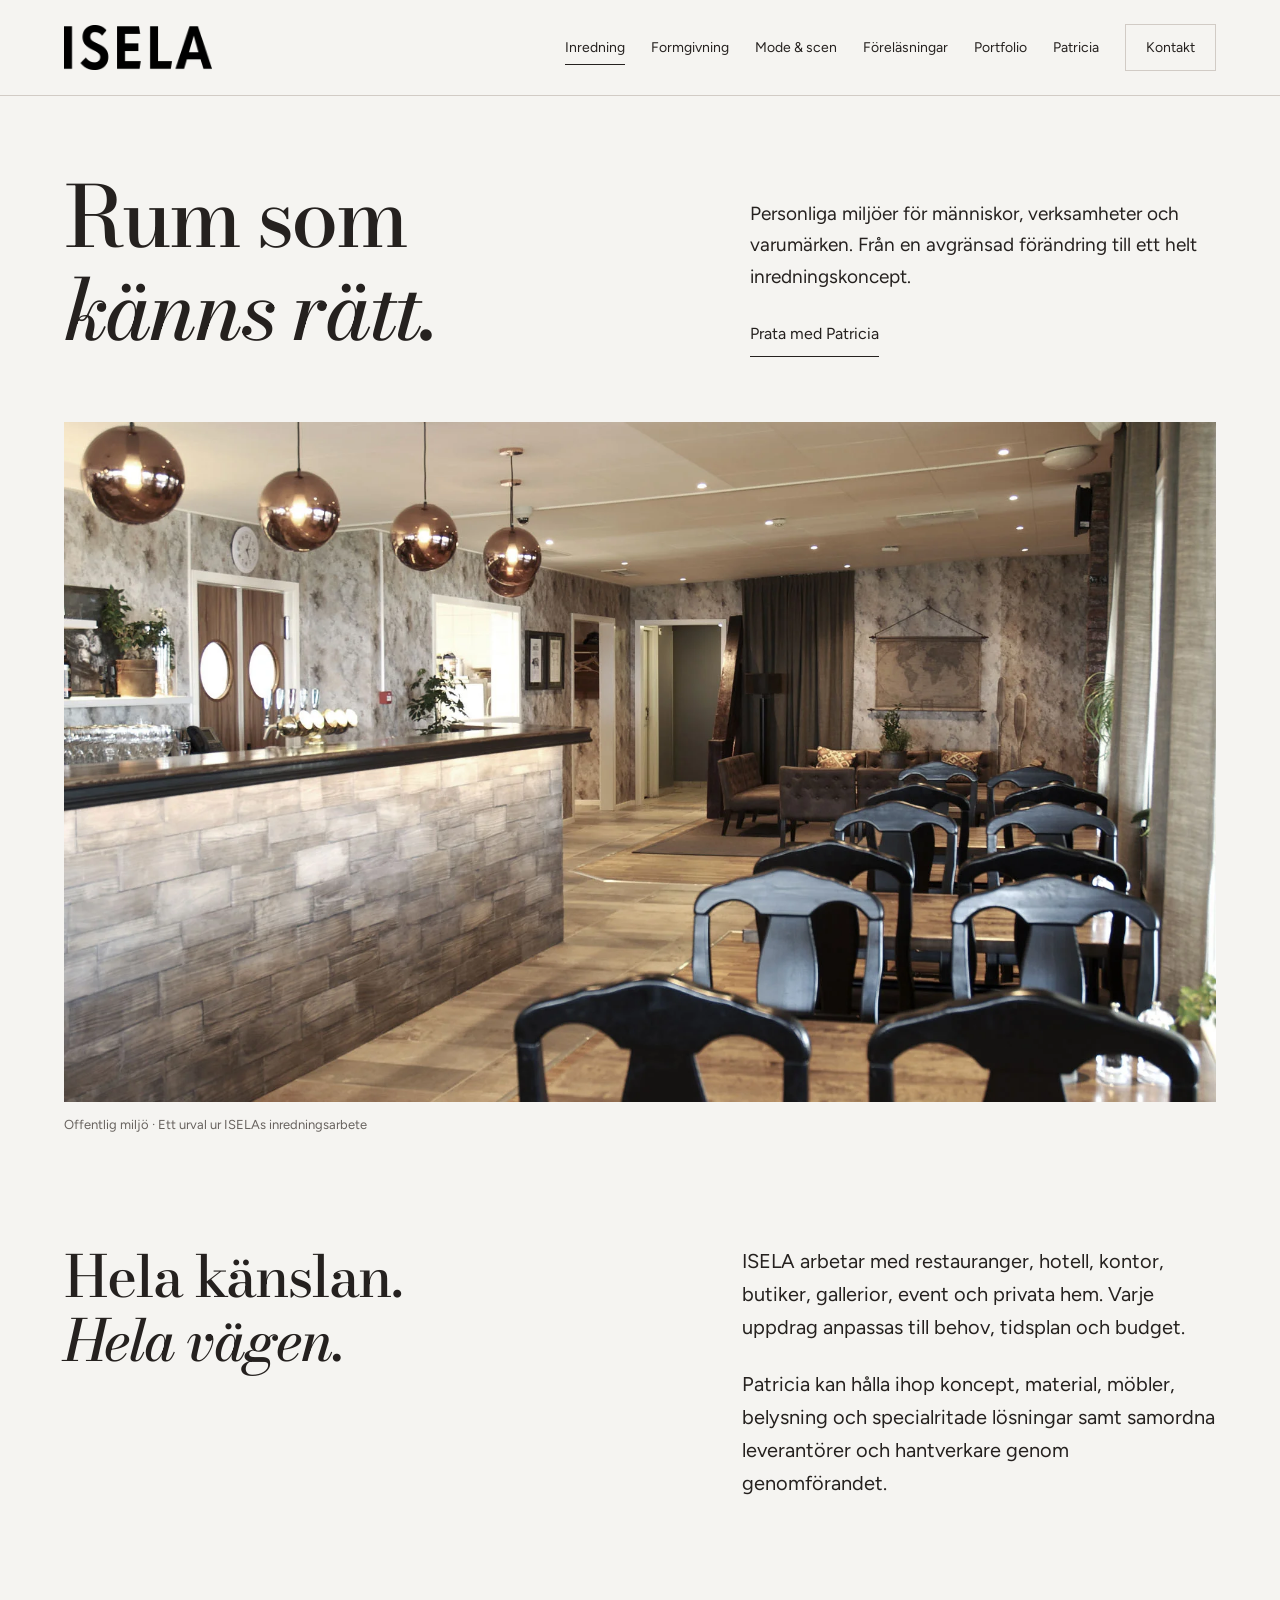
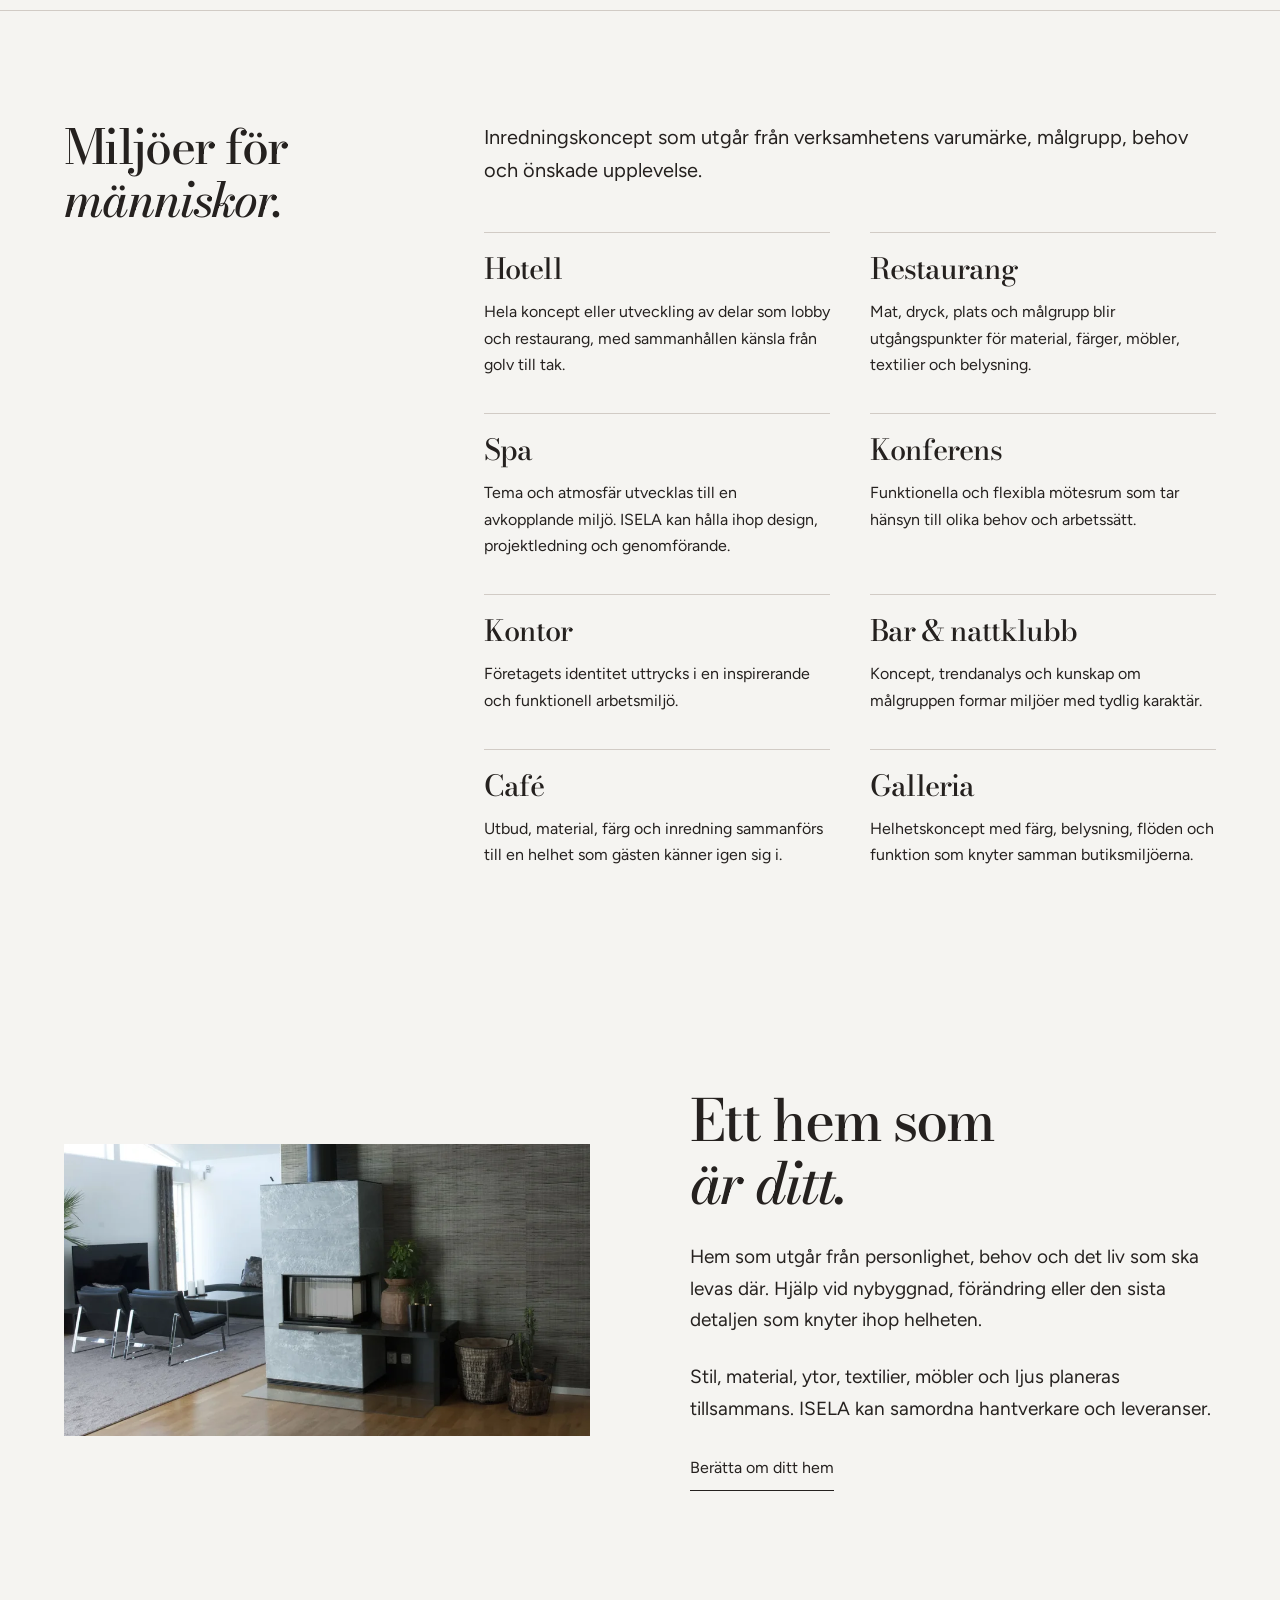
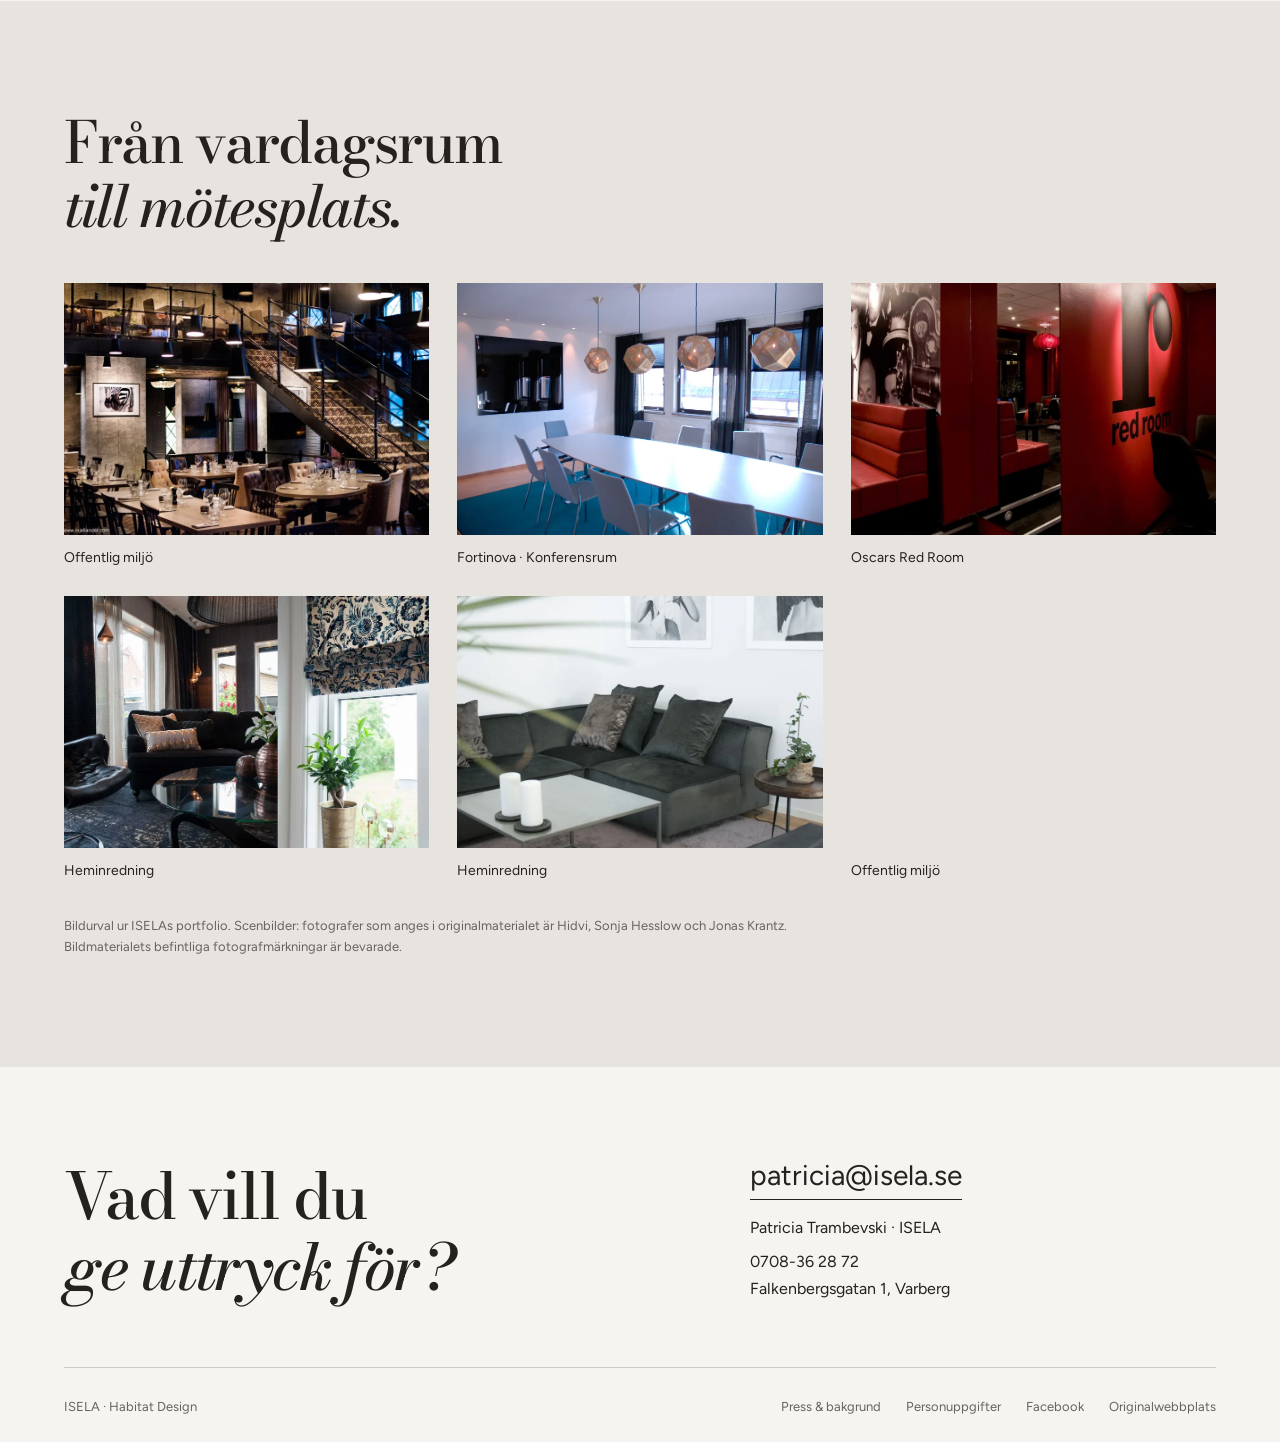
<file: inredning.html>
<!doctype html><html lang="sv"><head><meta charset="utf-8"><meta name="viewport" content="width=device-width,initial-scale=1"><title>Inredning för hem och offentlig miljö | ISELA – Patricia Trambevski</title><meta name="description" content="Personlig inredning i Varberg och Halland. ISELA arbetar med hem, hotell, restauranger, kontor och offentliga miljöer."><link rel="canonical" href="https://isela-patricia-trambevski.carlzzon121.chatgpt.site/inredning.html"><meta property="og:title" content="Inredning för hem och offentlig miljö | ISELA"><meta property="og:description" content="Personlig inredning i Varberg och Halland. ISELA arbetar med hem, hotell, restauranger, kontor och offentliga miljöer."><meta property="og:type" content="website"><meta property="og:locale" content="sv_SE"><meta name="theme-color" content="#f5f4f1"><link rel="icon" href="assets/favicon.svg"><link rel="preload" href="assets/fonts/bodoni-normal.woff2" as="font" type="font/woff2" crossorigin><link rel="stylesheet" href="styles.css?v=1"><script src="script.js?v=1" defer></script><script type="application/ld+json">{"@context": "https://schema.org", "@type": "ProfessionalService", "name": "ISELA", "url": "https://isela-patricia-trambevski.carlzzon121.chatgpt.site", "founder": {"@type": "Person", "name": "Patricia Trambevski"}, "foundingDate": "2006", "telephone": "+46708362872", "email": "patricia@isela.se", "address": {"@type": "PostalAddress", "streetAddress": "Falkenbergsgatan 1", "postalCode": "432 51", "addressLocality": "Varberg", "addressCountry": "SE"}}</script></head><body><a class="skip" href="#innehall">Till innehållet</a><header class="header"><a class="brand" href="index.html" aria-label="ISELA startsida"><img src="assets/media/isela-logo.png" width="162" height="50" alt="ISELA"></a><nav class="nav" aria-label="Huvudmeny"><a href="inredning.html" class="" aria-current=page>Inredning</a><a href="formgivning.html" class="" >Formgivning</a><a href="mode.html" class="" >Mode & scen</a><a href="forelasningar.html" class="" >Föreläsningar</a><a href="portfolio.html" class="" >Portfolio</a><a href="om-patricia.html" class="" >Patricia</a><a href="kontakt.html" class="contact-link" >Kontakt</a></nav><button class="menu-toggle" aria-controls="meny" aria-expanded="false">Meny<span class="menu-icon" aria-hidden="true"></span></button></header><dialog class="menu-dialog" id="meny" aria-label="Meny"><div class="menu-top"><a class="brand" href="index.html">ISELA</a><button class="close">Stäng</button></div><nav><a href="inredning.html" class="" aria-current=page>Inredning</a><a href="formgivning.html" class="" >Formgivning</a><a href="mode.html" class="" >Mode & scen</a><a href="forelasningar.html" class="" >Föreläsningar</a><a href="portfolio.html" class="" >Portfolio</a><a href="om-patricia.html" class="" >Patricia</a><a href="kontakt.html" class="contact-link" >Kontakt</a><a href="press.html">Press & bakgrund</a></nav><address><a href="mailto:patricia@isela.se">patricia@isela.se</a><br><a href="tel:+46708362872">0708-36 28 72</a></address></dialog><main id="innehall"><section class="section page-head"><h1>Rum som<br><em>känns rätt.</em></h1><div><p>Personliga miljöer för människor, verksamheter och varumärken. Från en avgränsad förändring till ett helt inredningskoncept.</p><a class="text-link" href="kontakt.html?amne=Inredning">Prata med Patricia</a></div></section><figure class="feature-image "><img src="assets/media/018-offentlig_miljo0257-bild-19.webp" width="1920" height="1189" alt="Restaurangbar med ljusa väggar, mörka stolar och dekorativa pendlar" class="" fetchpriority=high decoding="async"><figcaption>Offentlig miljö · Ett urval ur ISELAs inredningsarbete</figcaption></figure><section class="section intro"><h2>Hela känslan.<br><em>Hela vägen.</em></h2><div><p>ISELA arbetar med restauranger, hotell, kontor, butiker, gallerior, event och privata hem. Varje uppdrag anpassas till behov, tidsplan och budget.</p><p style="margin-top:24px">Patricia kan hålla ihop koncept, material, möbler, belysning och specialritade lösningar samt samordna leverantörer och hantverkare genom genomförandet.</p></div></section><section class="section service-detail" id="offentlig-miljo"><h2>Miljöer för<br><em>människor.</em></h2><div><p>Inredningskoncept som utgår från verksamhetens varumärke, målgrupp, behov och önskade upplevelse.</p><div class="service-list"><article><h3>Hotell</h3><p>Hela koncept eller utveckling av delar som lobby och restaurang, med sammanhållen känsla från golv till tak.</p></article><article><h3>Restaurang</h3><p>Mat, dryck, plats och målgrupp blir utgångspunkter för material, färger, möbler, textilier och belysning.</p></article><article><h3>Spa</h3><p>Tema och atmosfär utvecklas till en avkopplande miljö. ISELA kan hålla ihop design, projektledning och genomförande.</p></article><article><h3>Konferens</h3><p>Funktionella och flexibla mötesrum som tar hänsyn till olika behov och arbetssätt.</p></article><article><h3>Kontor</h3><p>Företagets identitet uttrycks i en inspirerande och funktionell arbetsmiljö.</p></article><article><h3>Bar & nattklubb</h3><p>Koncept, trendanalys och kunskap om målgruppen formar miljöer med tydlig karaktär.</p></article><article><h3>Café</h3><p>Utbud, material, färg och inredning sammanförs till en helhet som gästen känner igen sig i.</p></article><article><h3>Galleria</h3><p>Helhetskoncept med färg, belysning, flöden och funktion som knyter samman butiksmiljöerna.</p></article></div></div></section><section class="section split-story" id="heminredning"><figure><img src="assets/media/004-heminredning_eldstad2.webp" srcset="assets/media/004-heminredning_eldstad2-small.webp 900w, assets/media/004-heminredning_eldstad2.webp 1920w" sizes="(max-width:760px) 100vw, 50vw" width="1920" height="1067" alt="Ljust vardagsrum med skulptural eldstad och naturliga material" class="" loading=lazy decoding="async"></figure><div><h2>Ett hem som<br><em>är ditt.</em></h2><p>Hem som utgår från personlighet, behov och det liv som ska levas där. Hjälp vid nybyggnad, förändring eller den sista detaljen som knyter ihop helheten.</p><p>Stil, material, ytor, textilier, möbler och ljus planeras tillsammans. ISELA kan samordna hantverkare och leveranser.</p><a class="text-link" href="kontakt.html?amne=Heminredning">Berätta om ditt hem</a></div></section><section class="section gallery-stage"><div class="section-head"><h2>Från vardagsrum<br><em>till mötesplats.</em></h2></div><div class="image-grid"><figure class="gallery-item" data-category="Offentlig miljö"><button class="photo-button" data-photo="assets/media/005-4-4.webp" data-caption="Restaurang med mörka träslag, mässingstoner och en trappa mellan våningsplanen" aria-label="Visa bild: Restaurang med mörka träslag, mässingstoner och en trappa mellan våningsplanen"><img src="assets/media/005-4-4.webp" srcset="assets/media/005-4-4-small.webp 900w, assets/media/005-4-4.webp 1920w" sizes="(max-width:760px) 100vw, 50vw" width="1920" height="1206" alt="Restaurang med mörka träslag, mässingstoner och en trappa mellan våningsplanen" class="" loading=lazy decoding="async"><span class="view-label">Visa bilden</span></button><figcaption>Offentlig miljö</figcaption></figure><figure class="gallery-item" data-category="Offentlig miljö"><button class="photo-button" data-photo="assets/media/008-inredningskonsult-halland-kontor-fortinova-konferens-varberg.webp" data-caption="Konferensrum hos Fortinova med turkos matta och pendelbelysning" aria-label="Visa bild: Konferensrum hos Fortinova med turkos matta och pendelbelysning"><img src="assets/media/008-inredningskonsult-halland-kontor-fortinova-konferens-varberg.webp" srcset="assets/media/008-inredningskonsult-halland-kontor-fortinova-konferens-varberg-small.webp 900w, assets/media/008-inredningskonsult-halland-kontor-fortinova-konferens-varberg.webp 1920w" sizes="(max-width:760px) 100vw, 50vw" width="1920" height="1353" alt="Konferensrum hos Fortinova med turkos matta och pendelbelysning" class="" loading=lazy decoding="async"><span class="view-label">Visa bilden</span></button><figcaption>Fortinova · Konferensrum</figcaption></figure><figure class="gallery-item" data-category="Offentlig miljö"><button class="photo-button" data-photo="assets/media/021-1-1.webp" data-caption="Oscars Red Room med röda sittmöbler och bildtapeter" aria-label="Visa bild: Oscars Red Room med röda sittmöbler och bildtapeter"><img src="assets/media/021-1-1.webp" srcset="assets/media/021-1-1-small.webp 900w, assets/media/021-1-1.webp 1920w" sizes="(max-width:760px) 100vw, 50vw" width="1920" height="1265" alt="Oscars Red Room med röda sittmöbler och bildtapeter" class="" loading=lazy decoding="async"><span class="view-label">Visa bilden</span></button><figcaption>Oscars Red Room</figcaption></figure><figure class="gallery-item" data-category="Heminredning"><button class="photo-button" data-photo="assets/media/028-1-2.webp" data-caption="Personligt vardagsrum med mörka möbler och mönstrade textilier" aria-label="Visa bild: Personligt vardagsrum med mörka möbler och mönstrade textilier"><img src="assets/media/028-1-2.webp" srcset="assets/media/028-1-2-small.webp 900w, assets/media/028-1-2.webp 1920w" sizes="(max-width:760px) 100vw, 50vw" width="1920" height="1200" alt="Personligt vardagsrum med mörka möbler och mönstrade textilier" class="" loading=lazy decoding="async"><span class="view-label">Visa bilden</span></button><figcaption>Heminredning</figcaption></figure><figure class="gallery-item" data-category="Heminredning"><button class="photo-button" data-photo="assets/media/038-heminredning0432-bild-21.webp" data-caption="Ljus hemmiljö med soffa, konst och gröna växter" aria-label="Visa bild: Ljus hemmiljö med soffa, konst och gröna växter"><img src="assets/media/038-heminredning0432-bild-21.webp" srcset="assets/media/038-heminredning0432-bild-21-small.webp 900w, assets/media/038-heminredning0432-bild-21.webp 1920w" sizes="(max-width:760px) 100vw, 50vw" width="1920" height="1781" alt="Ljus hemmiljö med soffa, konst och gröna växter" class="" loading=lazy decoding="async"><span class="view-label">Visa bilden</span></button><figcaption>Heminredning</figcaption></figure><figure class="gallery-item" data-category="Offentlig miljö"><button class="photo-button" data-photo="assets/media/018-offentlig_miljo0257-bild-19.webp" data-caption="Restaurangbar med ljusa väggar, mörka stolar och dekorativa pendlar" aria-label="Visa bild: Restaurangbar med ljusa väggar, mörka stolar och dekorativa pendlar"><img src="assets/media/018-offentlig_miljo0257-bild-19.webp" srcset="assets/media/018-offentlig_miljo0257-bild-19-small.webp 900w, assets/media/018-offentlig_miljo0257-bild-19.webp 1920w" sizes="(max-width:760px) 100vw, 50vw" width="1920" height="1189" alt="Restaurangbar med ljusa väggar, mörka stolar och dekorativa pendlar" class="" loading=lazy decoding="async"><span class="view-label">Visa bilden</span></button><figcaption>Offentlig miljö</figcaption></figure></div><p class="gallery-source">Bildurval ur ISELAs portfolio. Scenbilder: fotografer som anges i originalmaterialet är Hidvi, Sonja Hesslow och Jonas Krantz. Bildmaterialets befintliga fotografmärkningar är bevarade.</p></section></main><footer class="footer"><div class="footer-main"><h2>Vad vill du<br><em>ge uttryck för?</em></h2><div><a class="footer-email" href="mailto:patricia@isela.se">patricia@isela.se</a><address>Patricia Trambevski · ISELA<a href="tel:+46708362872">0708-36 28 72</a>Falkenbergsgatan 1, Varberg</address></div></div><div class="footer-bottom"><span>ISELA · Habitat Design</span><nav><a href="press.html">Press & bakgrund</a><a href="personuppgifter.html">Personuppgifter</a><a href="https://www.facebook.com/ISELA.se/" target="_blank" rel="noopener">Facebook</a><a href="https://isela.se/" target="_blank" rel="noopener">Originalwebbplats</a></nav></div></footer><dialog class="lightbox" aria-label="Bildvisning"><div class="lightbox-top"><span class="lightbox-count"></span><button class="close">Stäng</button></div><div class="lightbox-bottom"><button data-step="-1">Föregående</button><p class="lightbox-caption"></p><button data-step="1">Nästa</button></div></dialog></body></html>
</file>
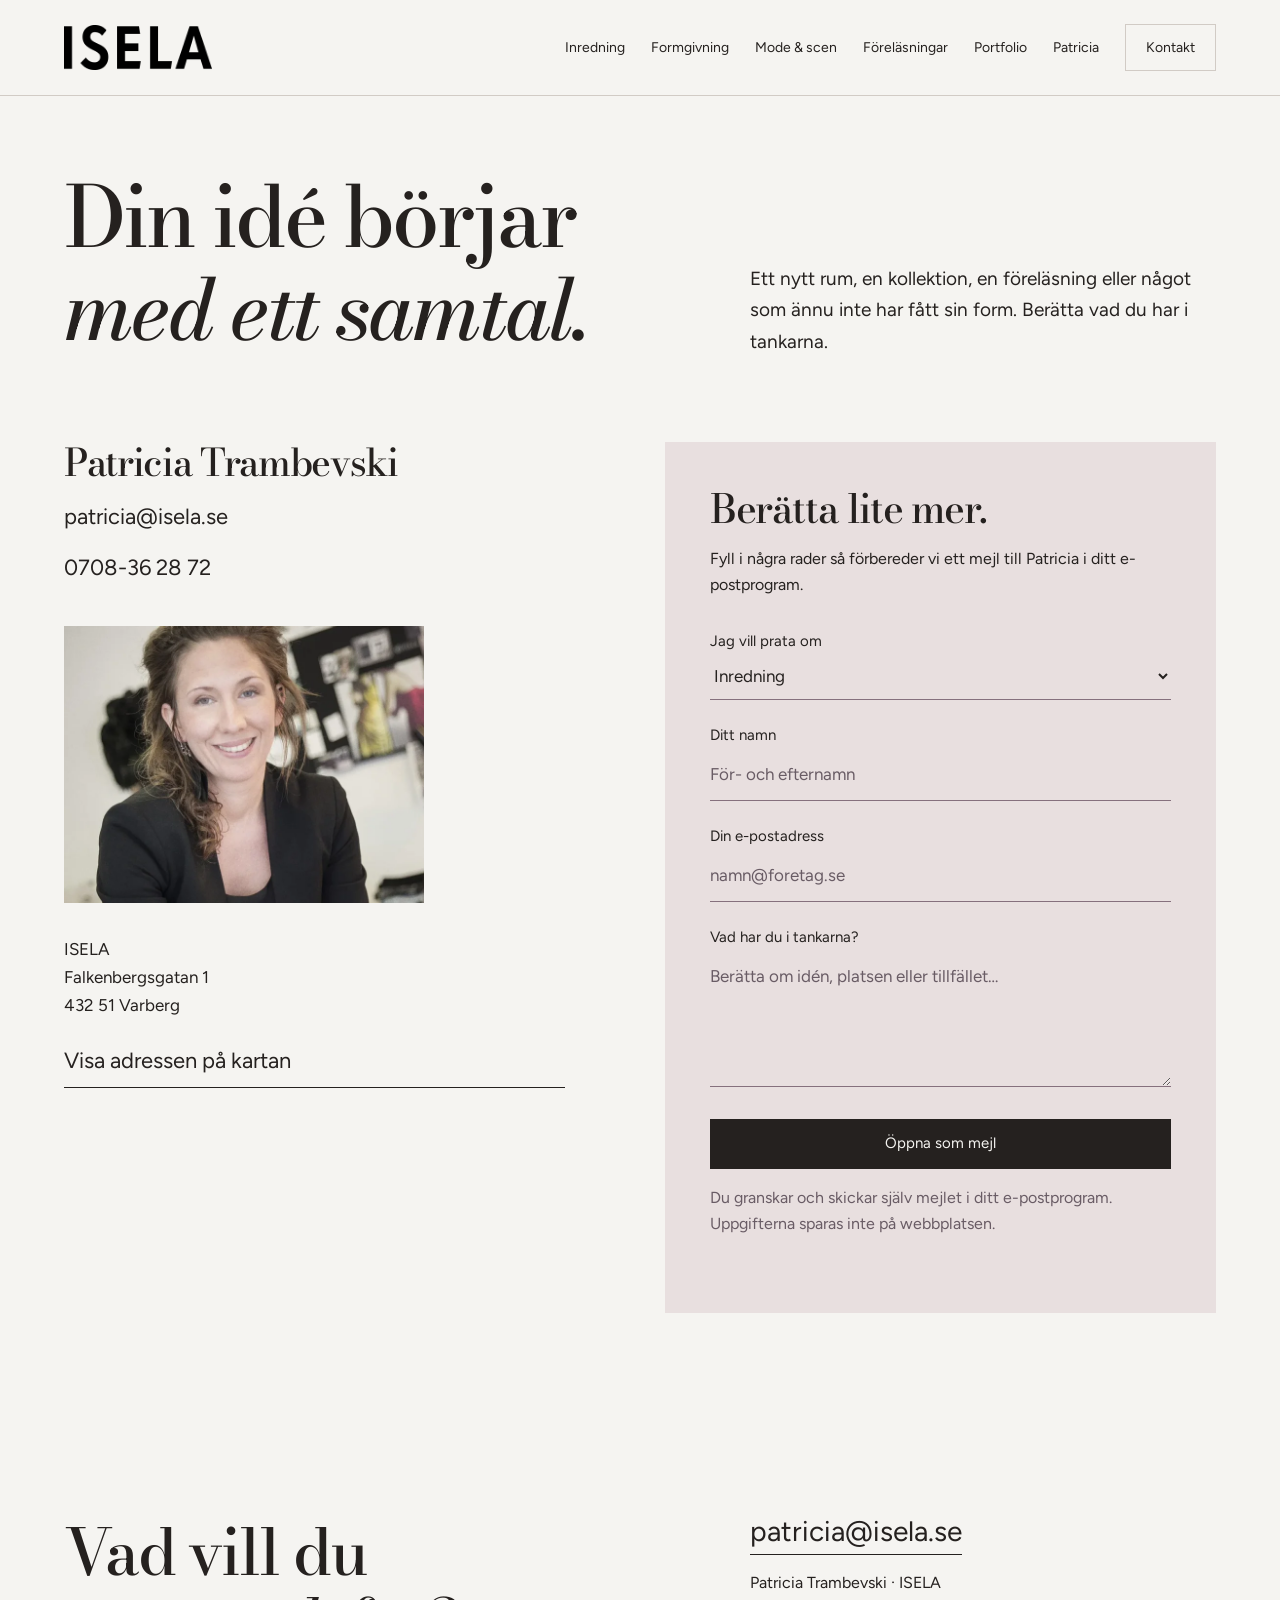
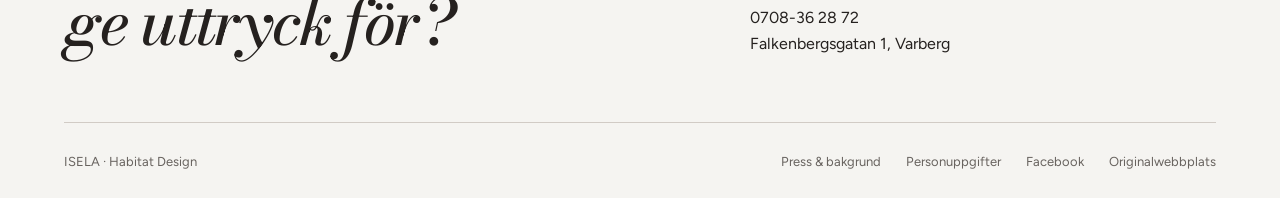
<file: kontakt.html>
<!doctype html><html lang="sv"><head><meta charset="utf-8"><meta name="viewport" content="width=device-width,initial-scale=1"><title>Kontakta Patricia | ISELA – Patricia Trambevski</title><meta name="description" content="Kontakta ISELA och Patricia Trambevski i Varberg om inredning, design, mode eller en föreläsning. Telefon0708-36 28 72."><link rel="canonical" href="https://isela-patricia-trambevski.carlzzon121.chatgpt.site/kontakt.html"><meta property="og:title" content="Kontakta Patricia | ISELA"><meta property="og:description" content="Kontakta ISELA och Patricia Trambevski i Varberg om inredning, design, mode eller en föreläsning. Telefon0708-36 28 72."><meta property="og:type" content="website"><meta property="og:locale" content="sv_SE"><meta name="theme-color" content="#f5f4f1"><link rel="icon" href="assets/favicon.svg"><link rel="preload" href="assets/fonts/bodoni-normal.woff2" as="font" type="font/woff2" crossorigin><link rel="stylesheet" href="styles.css?v=1"><script src="script.js?v=1" defer></script><script type="application/ld+json">{"@context": "https://schema.org", "@type": "ProfessionalService", "name": "ISELA", "url": "https://isela-patricia-trambevski.carlzzon121.chatgpt.site", "founder": {"@type": "Person", "name": "Patricia Trambevski"}, "foundingDate": "2006", "telephone": "+46708362872", "email": "patricia@isela.se", "address": {"@type": "PostalAddress", "streetAddress": "Falkenbergsgatan 1", "postalCode": "432 51", "addressLocality": "Varberg", "addressCountry": "SE"}}</script></head><body><a class="skip" href="#innehall">Till innehållet</a><header class="header"><a class="brand" href="index.html" aria-label="ISELA startsida"><img src="assets/media/isela-logo.png" width="162" height="50" alt="ISELA"></a><nav class="nav" aria-label="Huvudmeny"><a href="inredning.html" class="" >Inredning</a><a href="formgivning.html" class="" >Formgivning</a><a href="mode.html" class="" >Mode & scen</a><a href="forelasningar.html" class="" >Föreläsningar</a><a href="portfolio.html" class="" >Portfolio</a><a href="om-patricia.html" class="" >Patricia</a><a href="kontakt.html" class="contact-link" aria-current=page>Kontakt</a></nav><button class="menu-toggle" aria-controls="meny" aria-expanded="false">Meny<span class="menu-icon" aria-hidden="true"></span></button></header><dialog class="menu-dialog" id="meny" aria-label="Meny"><div class="menu-top"><a class="brand" href="index.html">ISELA</a><button class="close">Stäng</button></div><nav><a href="inredning.html" class="" >Inredning</a><a href="formgivning.html" class="" >Formgivning</a><a href="mode.html" class="" >Mode & scen</a><a href="forelasningar.html" class="" >Föreläsningar</a><a href="portfolio.html" class="" >Portfolio</a><a href="om-patricia.html" class="" >Patricia</a><a href="kontakt.html" class="contact-link" aria-current=page>Kontakt</a><a href="press.html">Press & bakgrund</a></nav><address><a href="mailto:patricia@isela.se">patricia@isela.se</a><br><a href="tel:+46708362872">0708-36 28 72</a></address></dialog><main id="innehall"><section class="section page-head"><h1>Din idé börjar<br><em>med ett samtal.</em></h1><div><p>Ett nytt rum, en kollektion, en föreläsning eller något som ännu inte har fått sin form. Berätta vad du har i tankarna.</p></div></section><section class="section contact-section"><div class="contact-details"><h2>Patricia Trambevski</h2><a href="mailto:patricia@isela.se">patricia@isela.se</a><a href="tel:+46708362872">0708-36 28 72</a><img src="assets/media/074-isela.webp" srcset="assets/media/074-isela-small.webp 900w, assets/media/074-isela.webp 971w" sizes="(max-width:760px) 100vw, 50vw" width="971" height="613" alt="Porträtt av Patricia Trambevski" class="" loading=lazy decoding="async"><address>ISELA<br>Falkenbergsgatan 1<br>432 51 Varberg</address><a class="text-link" href="https://www.google.com/maps/search/?api=1&amp;query=Falkenbergsgatan+1+Varberg">Visa adressen på kartan</a></div><form class="enquiry" id="enquiry"><h2>Berätta lite mer.</h2><p>Fyll i några rader så förbereder vi ett mejl till Patricia i ditt e-postprogram.</p><label for="amne">Jag vill prata om</label><select id="amne" name="amne"><option>Inredning</option><option>Heminredning</option><option>Formgivning</option><option>Trendanalys</option><option>Modedesign</option><option>Scenkläder</option><option>Mode & scen</option><option>Föreläsning</option><option>Press & samarbete</option><option>Annat</option></select><label for="namn">Ditt namn</label><input id="namn" name="namn" autocomplete="name" required placeholder="För- och efternamn"><label for="epost">Din e-postadress</label><input id="epost" name="epost" type="email" autocomplete="email" required placeholder="namn@foretag.se"><label for="meddelande">Vad har du i tankarna?</label><textarea id="meddelande" name="meddelande" rows="4" required placeholder="Berätta om idén, platsen eller tillfället…"></textarea><button class="button" type="submit">Öppna som mejl</button><p class="form-note">Du granskar och skickar själv mejlet i ditt e-postprogram. Uppgifterna sparas inte på webbplatsen.</p><p class="form-status" role="status" hidden></p></form></section></main><footer class="footer"><div class="footer-main"><h2>Vad vill du<br><em>ge uttryck för?</em></h2><div><a class="footer-email" href="mailto:patricia@isela.se">patricia@isela.se</a><address>Patricia Trambevski · ISELA<a href="tel:+46708362872">0708-36 28 72</a>Falkenbergsgatan 1, Varberg</address></div></div><div class="footer-bottom"><span>ISELA · Habitat Design</span><nav><a href="press.html">Press & bakgrund</a><a href="personuppgifter.html">Personuppgifter</a><a href="https://www.facebook.com/ISELA.se/" target="_blank" rel="noopener">Facebook</a><a href="https://isela.se/" target="_blank" rel="noopener">Originalwebbplats</a></nav></div></footer><dialog class="lightbox" aria-label="Bildvisning"><div class="lightbox-top"><span class="lightbox-count"></span><button class="close">Stäng</button></div><div class="lightbox-bottom"><button data-step="-1">Föregående</button><p class="lightbox-caption"></p><button data-step="1">Nästa</button></div></dialog></body></html>
</file>
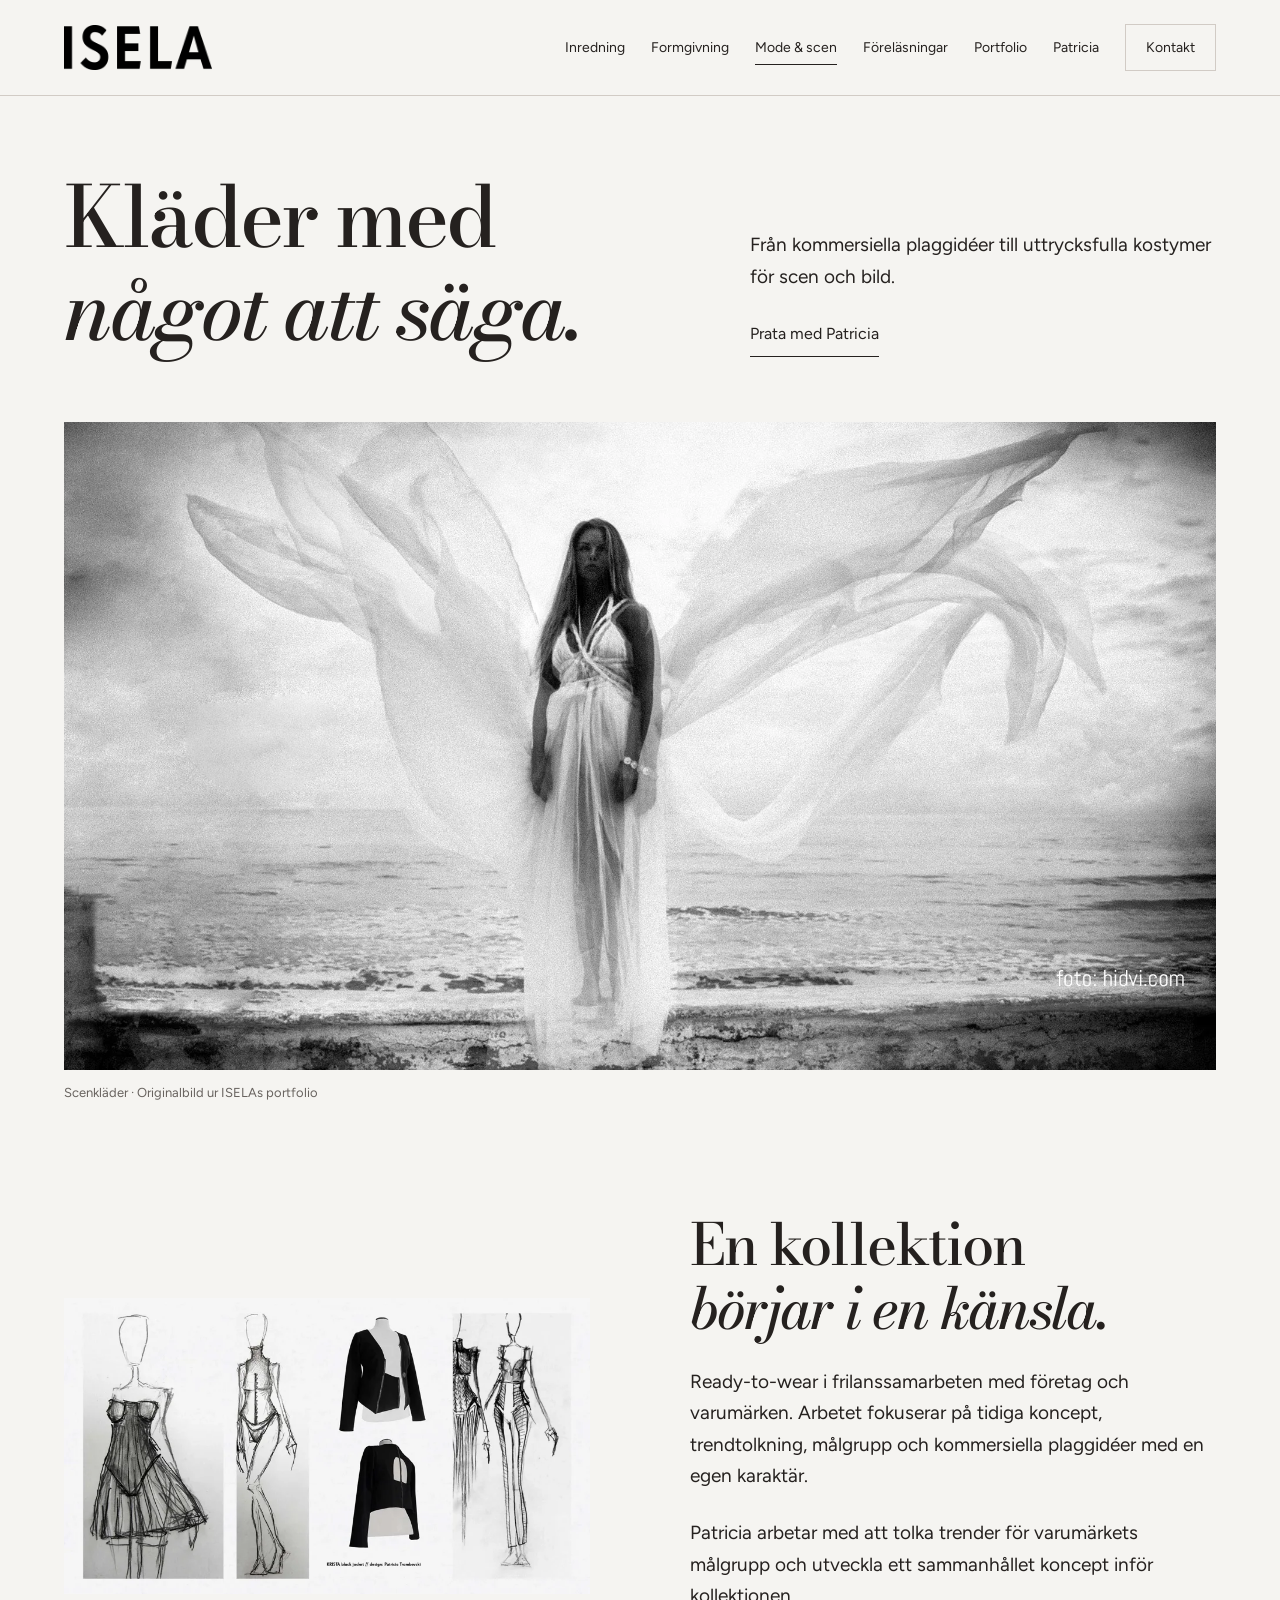
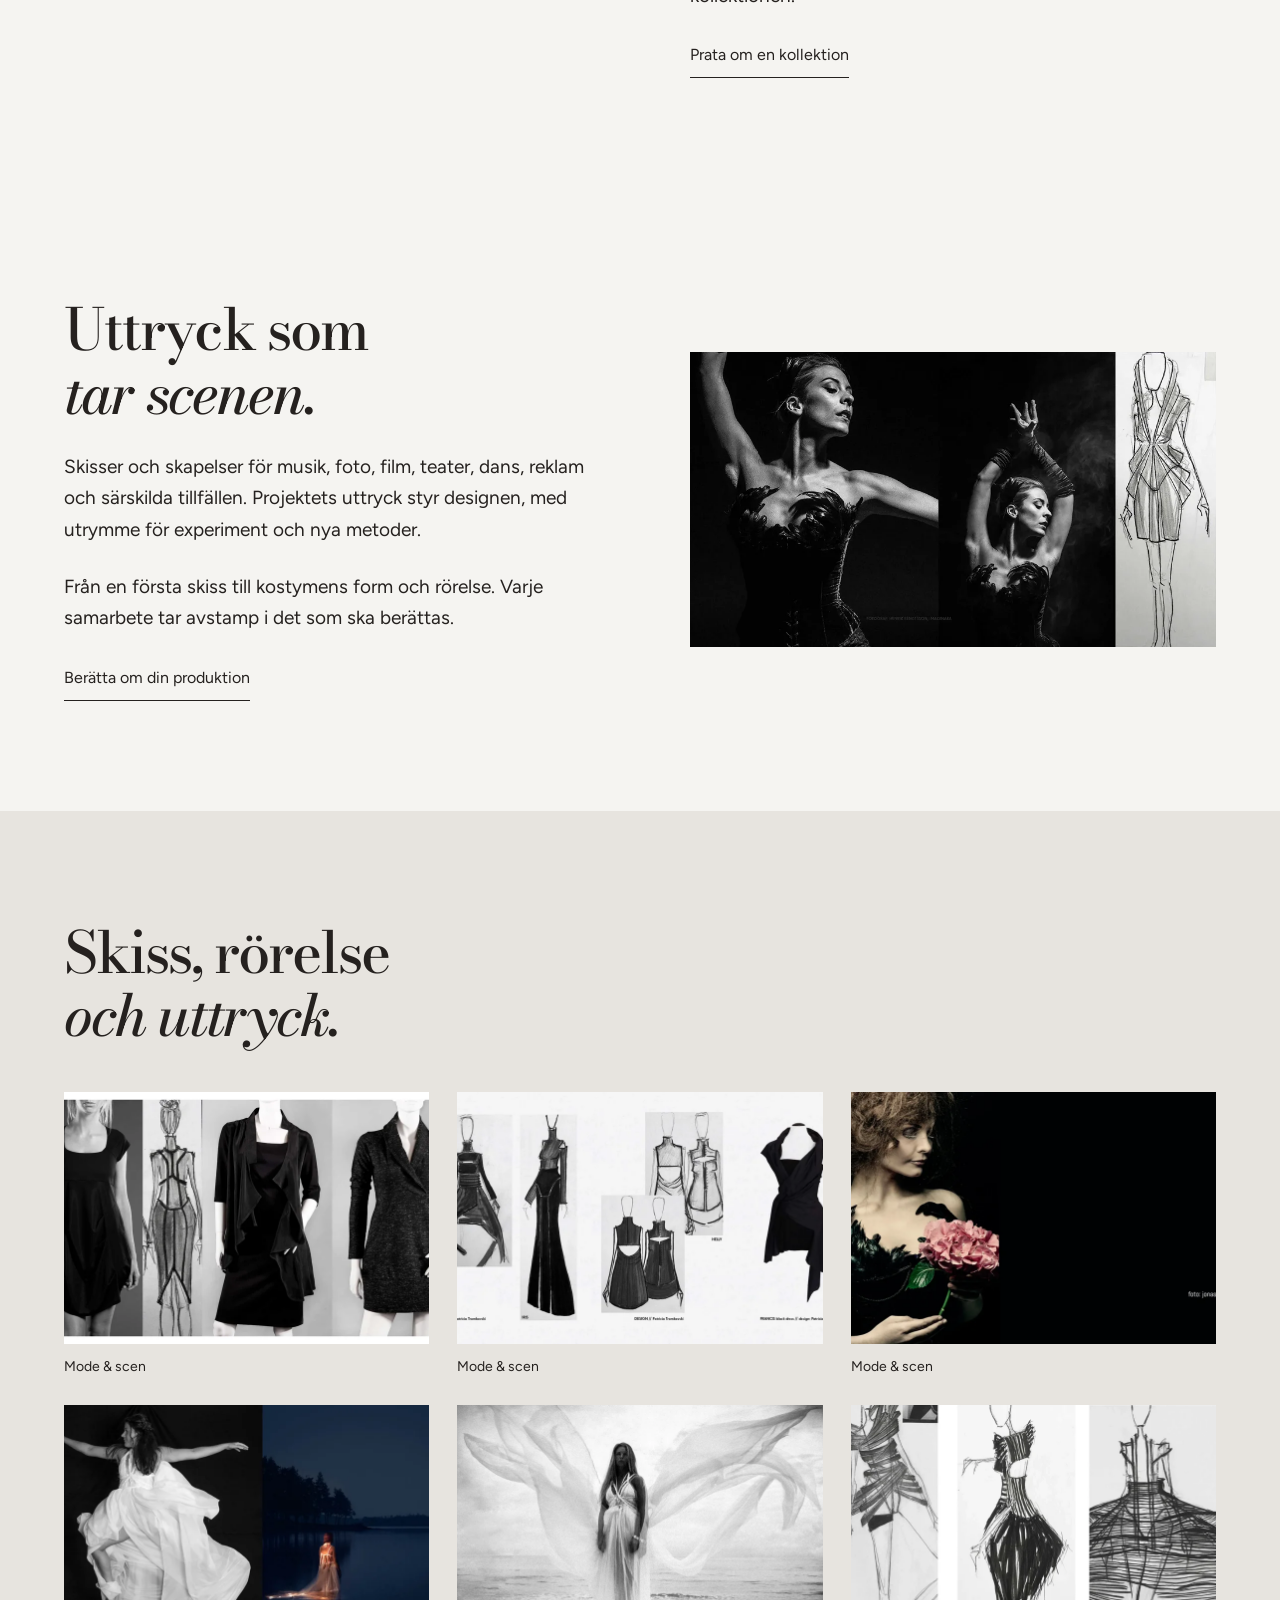
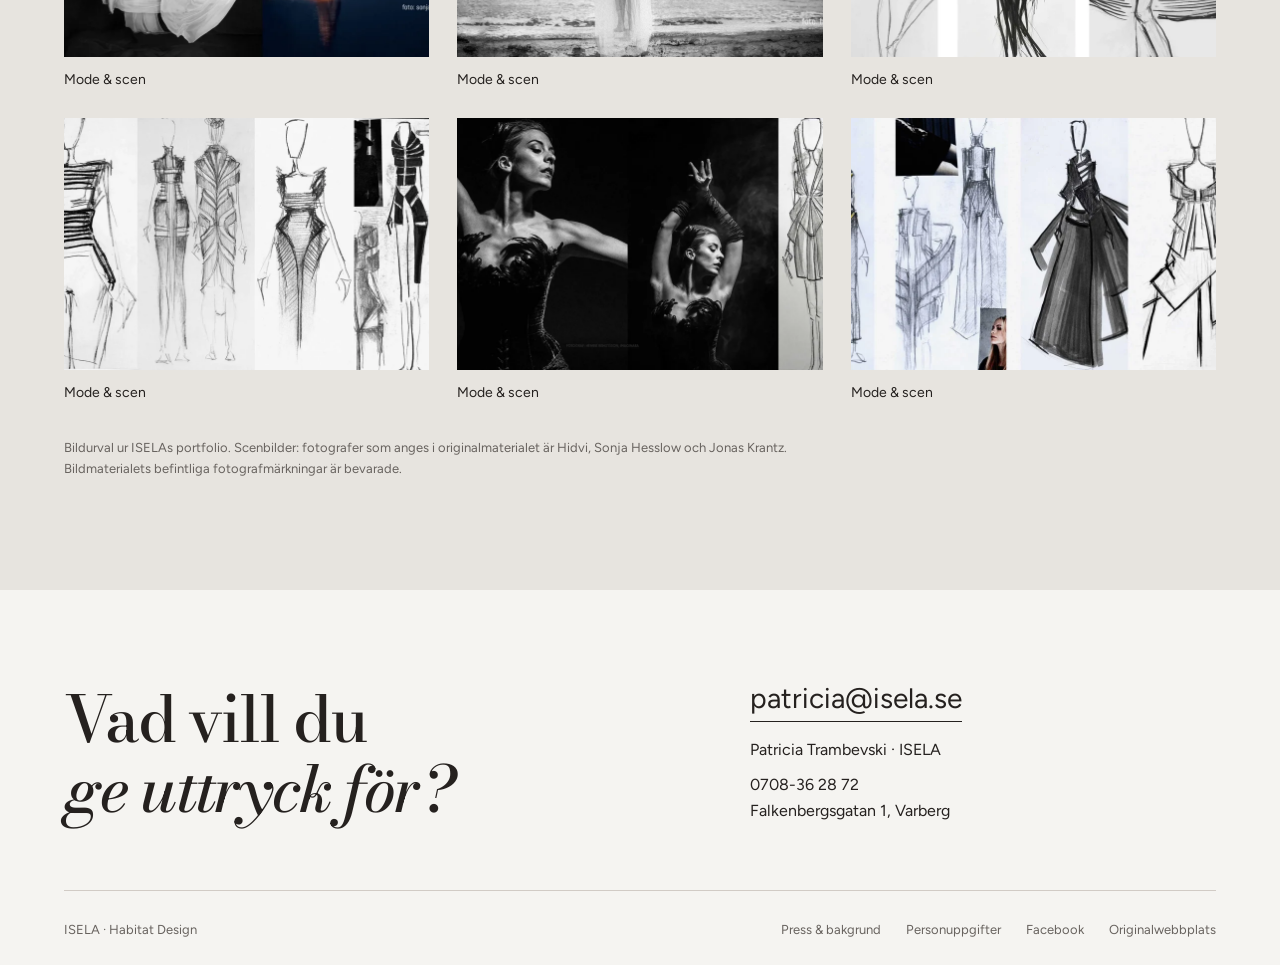
<file: mode.html>
<!doctype html><html lang="sv"><head><meta charset="utf-8"><meta name="viewport" content="width=device-width,initial-scale=1"><title>Modedesign och scenkläder | ISELA – Patricia Trambevski</title><meta name="description" content="Ready-to-wear, klädkoncept och kostymer för scen, dans, musik, teater, film och fotografi. Design av Patricia Trambevski."><link rel="canonical" href="https://isela-patricia-trambevski.carlzzon121.chatgpt.site/mode.html"><meta property="og:title" content="Modedesign och scenkläder | ISELA"><meta property="og:description" content="Ready-to-wear, klädkoncept och kostymer för scen, dans, musik, teater, film och fotografi. Design av Patricia Trambevski."><meta property="og:type" content="website"><meta property="og:locale" content="sv_SE"><meta name="theme-color" content="#f5f4f1"><link rel="icon" href="assets/favicon.svg"><link rel="preload" href="assets/fonts/bodoni-normal.woff2" as="font" type="font/woff2" crossorigin><link rel="stylesheet" href="styles.css?v=1"><script src="script.js?v=1" defer></script><script type="application/ld+json">{"@context": "https://schema.org", "@type": "ProfessionalService", "name": "ISELA", "url": "https://isela-patricia-trambevski.carlzzon121.chatgpt.site", "founder": {"@type": "Person", "name": "Patricia Trambevski"}, "foundingDate": "2006", "telephone": "+46708362872", "email": "patricia@isela.se", "address": {"@type": "PostalAddress", "streetAddress": "Falkenbergsgatan 1", "postalCode": "432 51", "addressLocality": "Varberg", "addressCountry": "SE"}}</script></head><body><a class="skip" href="#innehall">Till innehållet</a><header class="header"><a class="brand" href="index.html" aria-label="ISELA startsida"><img src="assets/media/isela-logo.png" width="162" height="50" alt="ISELA"></a><nav class="nav" aria-label="Huvudmeny"><a href="inredning.html" class="" >Inredning</a><a href="formgivning.html" class="" >Formgivning</a><a href="mode.html" class="" aria-current=page>Mode & scen</a><a href="forelasningar.html" class="" >Föreläsningar</a><a href="portfolio.html" class="" >Portfolio</a><a href="om-patricia.html" class="" >Patricia</a><a href="kontakt.html" class="contact-link" >Kontakt</a></nav><button class="menu-toggle" aria-controls="meny" aria-expanded="false">Meny<span class="menu-icon" aria-hidden="true"></span></button></header><dialog class="menu-dialog" id="meny" aria-label="Meny"><div class="menu-top"><a class="brand" href="index.html">ISELA</a><button class="close">Stäng</button></div><nav><a href="inredning.html" class="" >Inredning</a><a href="formgivning.html" class="" >Formgivning</a><a href="mode.html" class="" aria-current=page>Mode & scen</a><a href="forelasningar.html" class="" >Föreläsningar</a><a href="portfolio.html" class="" >Portfolio</a><a href="om-patricia.html" class="" >Patricia</a><a href="kontakt.html" class="contact-link" >Kontakt</a><a href="press.html">Press & bakgrund</a></nav><address><a href="mailto:patricia@isela.se">patricia@isela.se</a><br><a href="tel:+46708362872">0708-36 28 72</a></address></dialog><main id="innehall"><section class="section page-head"><h1>Kläder med<br><em>något att säga.</em></h1><div><p>Från kommersiella plaggidéer till uttrycksfulla kostymer för scen och bild.</p><a class="text-link" href="kontakt.html?amne=Mode%20%26%20scen">Prata med Patricia</a></div></section><figure class="feature-image no-crop"><img src="assets/media/104-5-1.webp" width="1920" height="1080" alt="Vit scenkostym med stora svepande tygformer vid havet" class="" fetchpriority=high decoding="async"><figcaption>Scenkläder · Originalbild ur ISELAs portfolio</figcaption></figure><section class="section split-story" id="modedesign"><figure><img src="assets/media/092-3-5.webp" srcset="assets/media/092-3-5-small.webp 900w, assets/media/092-3-5.webp 1920w" sizes="(max-width:760px) 100vw, 50vw" width="1920" height="1080" alt="Modedesign med plaggskisser och detaljstudier" class="" loading=lazy decoding="async"></figure><div><h2>En kollektion<br><em>börjar i en känsla.</em></h2><p>Ready-to-wear i frilanssamarbeten med företag och varumärken. Arbetet fokuserar på tidiga koncept, trendtolkning, målgrupp och kommersiella plaggidéer med en egen karaktär.</p><p>Patricia arbetar med att tolka trender för varumärkets målgrupp och utveckla ett sammanhållet koncept inför kollektionen.</p><a class="text-link" href="kontakt.html?amne=Modedesign">Prata om en kollektion</a></div></section><section class="section split-story reverse" id="scenklader"><figure><img src="assets/media/109-1-6.webp" srcset="assets/media/109-1-6-small.webp 900w, assets/media/109-1-6.webp 1920w" sizes="(max-width:760px) 100vw, 50vw" width="1920" height="1080" alt="Svart scenkostym och detaljskisser" class="" loading=lazy decoding="async"></figure><div><h2>Uttryck som<br><em>tar scenen.</em></h2><p>Skisser och skapelser för musik, foto, film, teater, dans, reklam och särskilda tillfällen. Projektets uttryck styr designen, med utrymme för experiment och nya metoder.</p><p>Från en första skiss till kostymens form och rörelse. Varje samarbete tar avstamp i det som ska berättas.</p><a class="text-link" href="kontakt.html?amne=Scenkl%C3%A4der">Berätta om din produktion</a></div></section><section class="section gallery-stage"><div class="section-head"><h2>Skiss, rörelse<br><em>och uttryck.</em></h2></div><div class="image-grid"><figure class="gallery-item" data-category="Mode & scen"><button class="photo-button" data-photo="assets/media/091-4-3.webp" data-caption="Klädskisser och plagg i svart" aria-label="Visa bild: Klädskisser och plagg i svart"><img src="assets/media/091-4-3.webp" srcset="assets/media/091-4-3-small.webp 900w, assets/media/091-4-3.webp 1920w" sizes="(max-width:760px) 100vw, 50vw" width="1920" height="1080" alt="Klädskisser och plagg i svart" class="" loading=lazy decoding="async"><span class="view-label">Visa bilden</span></button><figcaption>Mode & scen</figcaption></figure><figure class="gallery-item" data-category="Mode & scen"><button class="photo-button" data-photo="assets/media/095-1-5.webp" data-caption="Kollektion av modeillustrationer i svart och vitt" aria-label="Visa bild: Kollektion av modeillustrationer i svart och vitt"><img src="assets/media/095-1-5.webp" srcset="assets/media/095-1-5-small.webp 900w, assets/media/095-1-5.webp 1920w" sizes="(max-width:760px) 100vw, 50vw" width="1920" height="1080" alt="Kollektion av modeillustrationer i svart och vitt" class="" loading=lazy decoding="async"><span class="view-label">Visa bilden</span></button><figcaption>Mode & scen</figcaption></figure><figure class="gallery-item" data-category="Mode & scen"><button class="photo-button" data-photo="assets/media/098-11.webp" data-caption="Scenkläder med svart dräkt och blomsterdetaljer" aria-label="Visa bild: Scenkläder med svart dräkt och blomsterdetaljer"><img src="assets/media/098-11.webp" srcset="assets/media/098-11-small.webp 900w, assets/media/098-11.webp 1920w" sizes="(max-width:760px) 100vw, 50vw" width="1920" height="1080" alt="Scenkläder med svart dräkt och blomsterdetaljer" class="" loading=lazy decoding="async"><span class="view-label">Visa bilden</span></button><figcaption>Mode & scen</figcaption></figure><figure class="gallery-item" data-category="Mode & scen"><button class="photo-button" data-photo="assets/media/102-7.webp" data-caption="Vit scenkostym i rörelse och bild vid en sjö" aria-label="Visa bild: Vit scenkostym i rörelse och bild vid en sjö"><img src="assets/media/102-7.webp" srcset="assets/media/102-7-small.webp 900w, assets/media/102-7.webp 1920w" sizes="(max-width:760px) 100vw, 50vw" width="1920" height="1080" alt="Vit scenkostym i rörelse och bild vid en sjö" class="" loading=lazy decoding="async"><span class="view-label">Visa bilden</span></button><figcaption>Mode & scen</figcaption></figure><figure class="gallery-item" data-category="Mode & scen"><button class="photo-button" data-photo="assets/media/104-5-1.webp" data-caption="Vit scenkostym med stora svepande tygformer vid havet" aria-label="Visa bild: Vit scenkostym med stora svepande tygformer vid havet"><img src="assets/media/104-5-1.webp" srcset="assets/media/104-5-1-small.webp 900w, assets/media/104-5-1.webp 1920w" sizes="(max-width:760px) 100vw, 50vw" width="1920" height="1080" alt="Vit scenkostym med stora svepande tygformer vid havet" class="" loading=lazy decoding="async"><span class="view-label">Visa bilden</span></button><figcaption>Mode & scen</figcaption></figure><figure class="gallery-item" data-category="Mode & scen"><button class="photo-button" data-photo="assets/media/106-13.webp" data-caption="Skisser för scenkläder med geometriska linjer" aria-label="Visa bild: Skisser för scenkläder med geometriska linjer"><img src="assets/media/106-13.webp" srcset="assets/media/106-13-small.webp 900w, assets/media/106-13.webp 1920w" sizes="(max-width:760px) 100vw, 50vw" width="1920" height="1080" alt="Skisser för scenkläder med geometriska linjer" class="" loading=lazy decoding="async"><span class="view-label">Visa bilden</span></button><figcaption>Mode & scen</figcaption></figure><figure class="gallery-item" data-category="Mode & scen"><button class="photo-button" data-photo="assets/media/108-2-6.webp" data-caption="Skisser för scenkostym med mönster och svarta linjer" aria-label="Visa bild: Skisser för scenkostym med mönster och svarta linjer"><img src="assets/media/108-2-6.webp" srcset="assets/media/108-2-6-small.webp 900w, assets/media/108-2-6.webp 1920w" sizes="(max-width:760px) 100vw, 50vw" width="1920" height="1080" alt="Skisser för scenkostym med mönster och svarta linjer" class="" loading=lazy decoding="async"><span class="view-label">Visa bilden</span></button><figcaption>Mode & scen</figcaption></figure><figure class="gallery-item" data-category="Mode & scen"><button class="photo-button" data-photo="assets/media/109-1-6.webp" data-caption="Svart scenkostym och detaljskisser" aria-label="Visa bild: Svart scenkostym och detaljskisser"><img src="assets/media/109-1-6.webp" srcset="assets/media/109-1-6-small.webp 900w, assets/media/109-1-6.webp 1920w" sizes="(max-width:760px) 100vw, 50vw" width="1920" height="1080" alt="Svart scenkostym och detaljskisser" class="" loading=lazy decoding="async"><span class="view-label">Visa bilden</span></button><figcaption>Mode & scen</figcaption></figure><figure class="gallery-item" data-category="Mode & scen"><button class="photo-button" data-photo="assets/media/110-3-6.webp" data-caption="Illustrationer för scenkläder med struktur och volym" aria-label="Visa bild: Illustrationer för scenkläder med struktur och volym"><img src="assets/media/110-3-6.webp" srcset="assets/media/110-3-6-small.webp 900w, assets/media/110-3-6.webp 1920w" sizes="(max-width:760px) 100vw, 50vw" width="1920" height="1080" alt="Illustrationer för scenkläder med struktur och volym" class="" loading=lazy decoding="async"><span class="view-label">Visa bilden</span></button><figcaption>Mode & scen</figcaption></figure></div><p class="gallery-source">Bildurval ur ISELAs portfolio. Scenbilder: fotografer som anges i originalmaterialet är Hidvi, Sonja Hesslow och Jonas Krantz. Bildmaterialets befintliga fotografmärkningar är bevarade.</p></section></main><footer class="footer"><div class="footer-main"><h2>Vad vill du<br><em>ge uttryck för?</em></h2><div><a class="footer-email" href="mailto:patricia@isela.se">patricia@isela.se</a><address>Patricia Trambevski · ISELA<a href="tel:+46708362872">0708-36 28 72</a>Falkenbergsgatan 1, Varberg</address></div></div><div class="footer-bottom"><span>ISELA · Habitat Design</span><nav><a href="press.html">Press & bakgrund</a><a href="personuppgifter.html">Personuppgifter</a><a href="https://www.facebook.com/ISELA.se/" target="_blank" rel="noopener">Facebook</a><a href="https://isela.se/" target="_blank" rel="noopener">Originalwebbplats</a></nav></div></footer><dialog class="lightbox" aria-label="Bildvisning"><div class="lightbox-top"><span class="lightbox-count"></span><button class="close">Stäng</button></div><div class="lightbox-bottom"><button data-step="-1">Föregående</button><p class="lightbox-caption"></p><button data-step="1">Nästa</button></div></dialog></body></html>
</file>
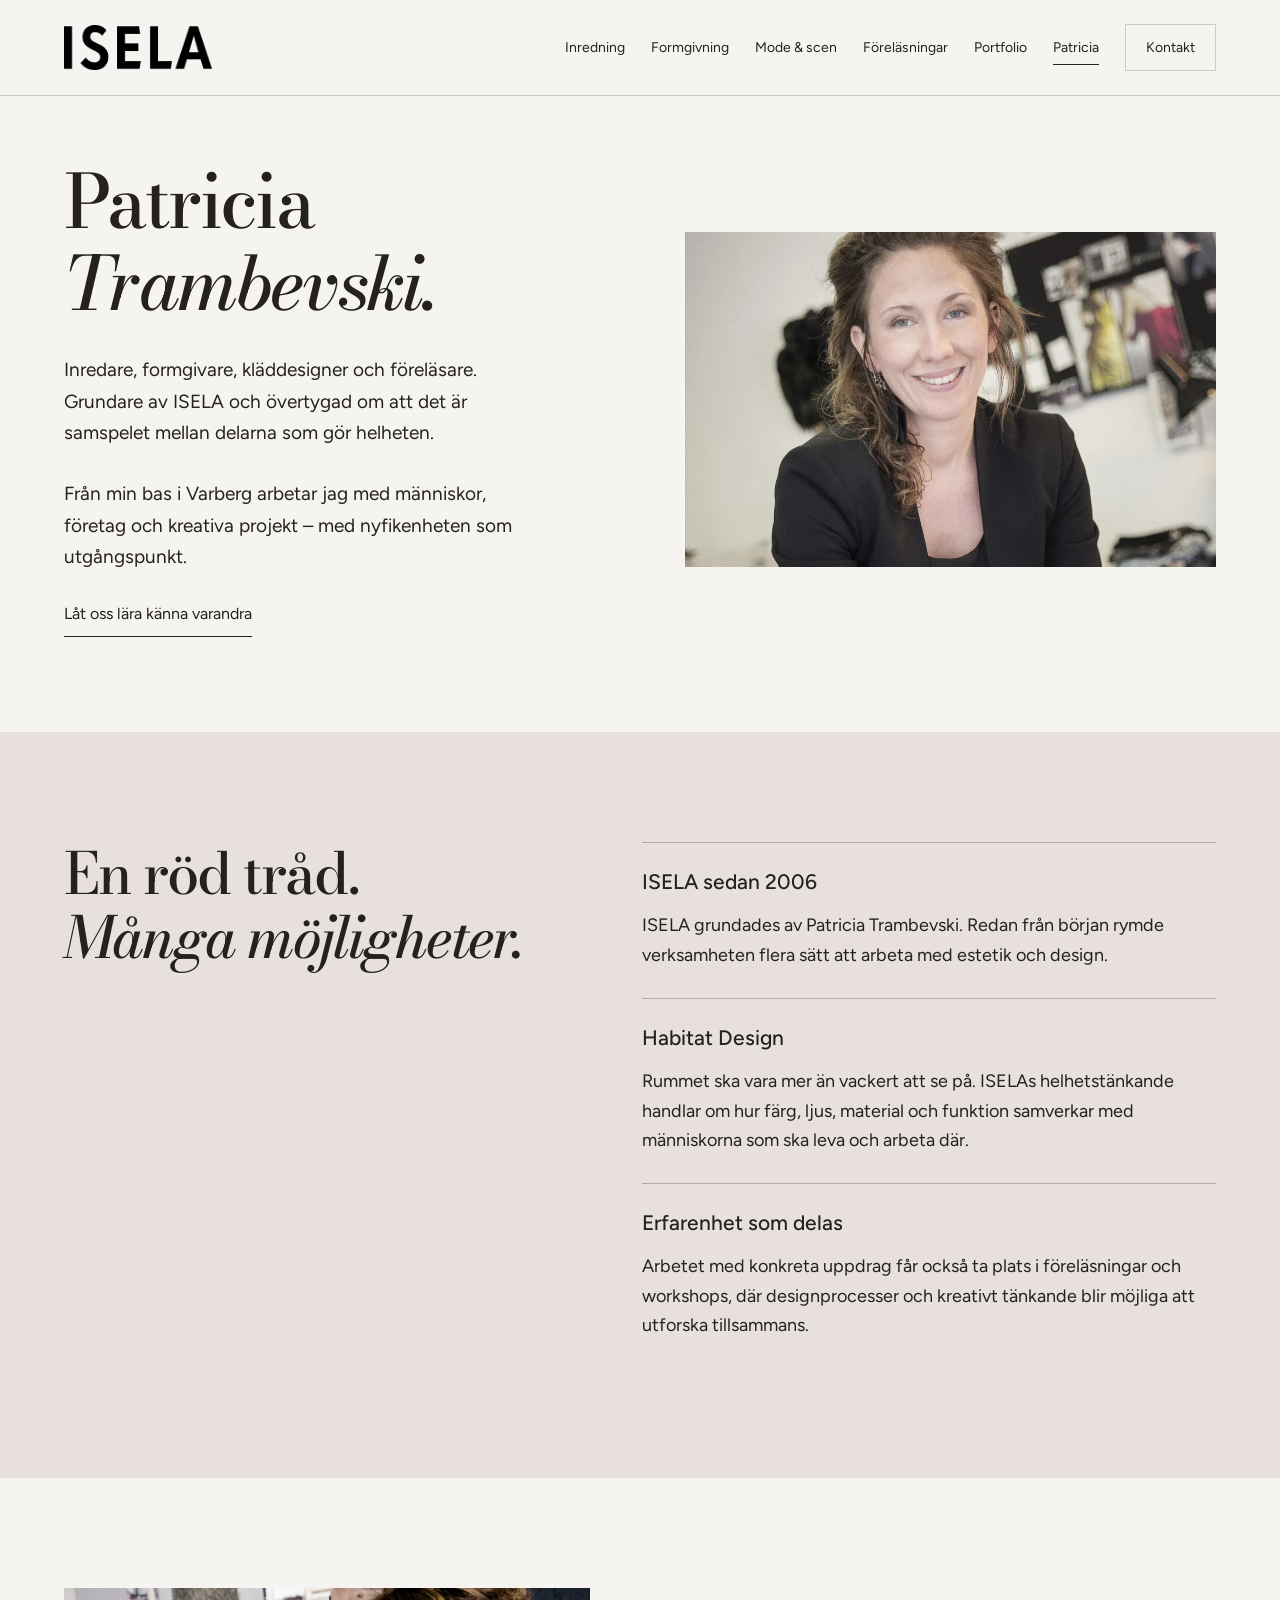
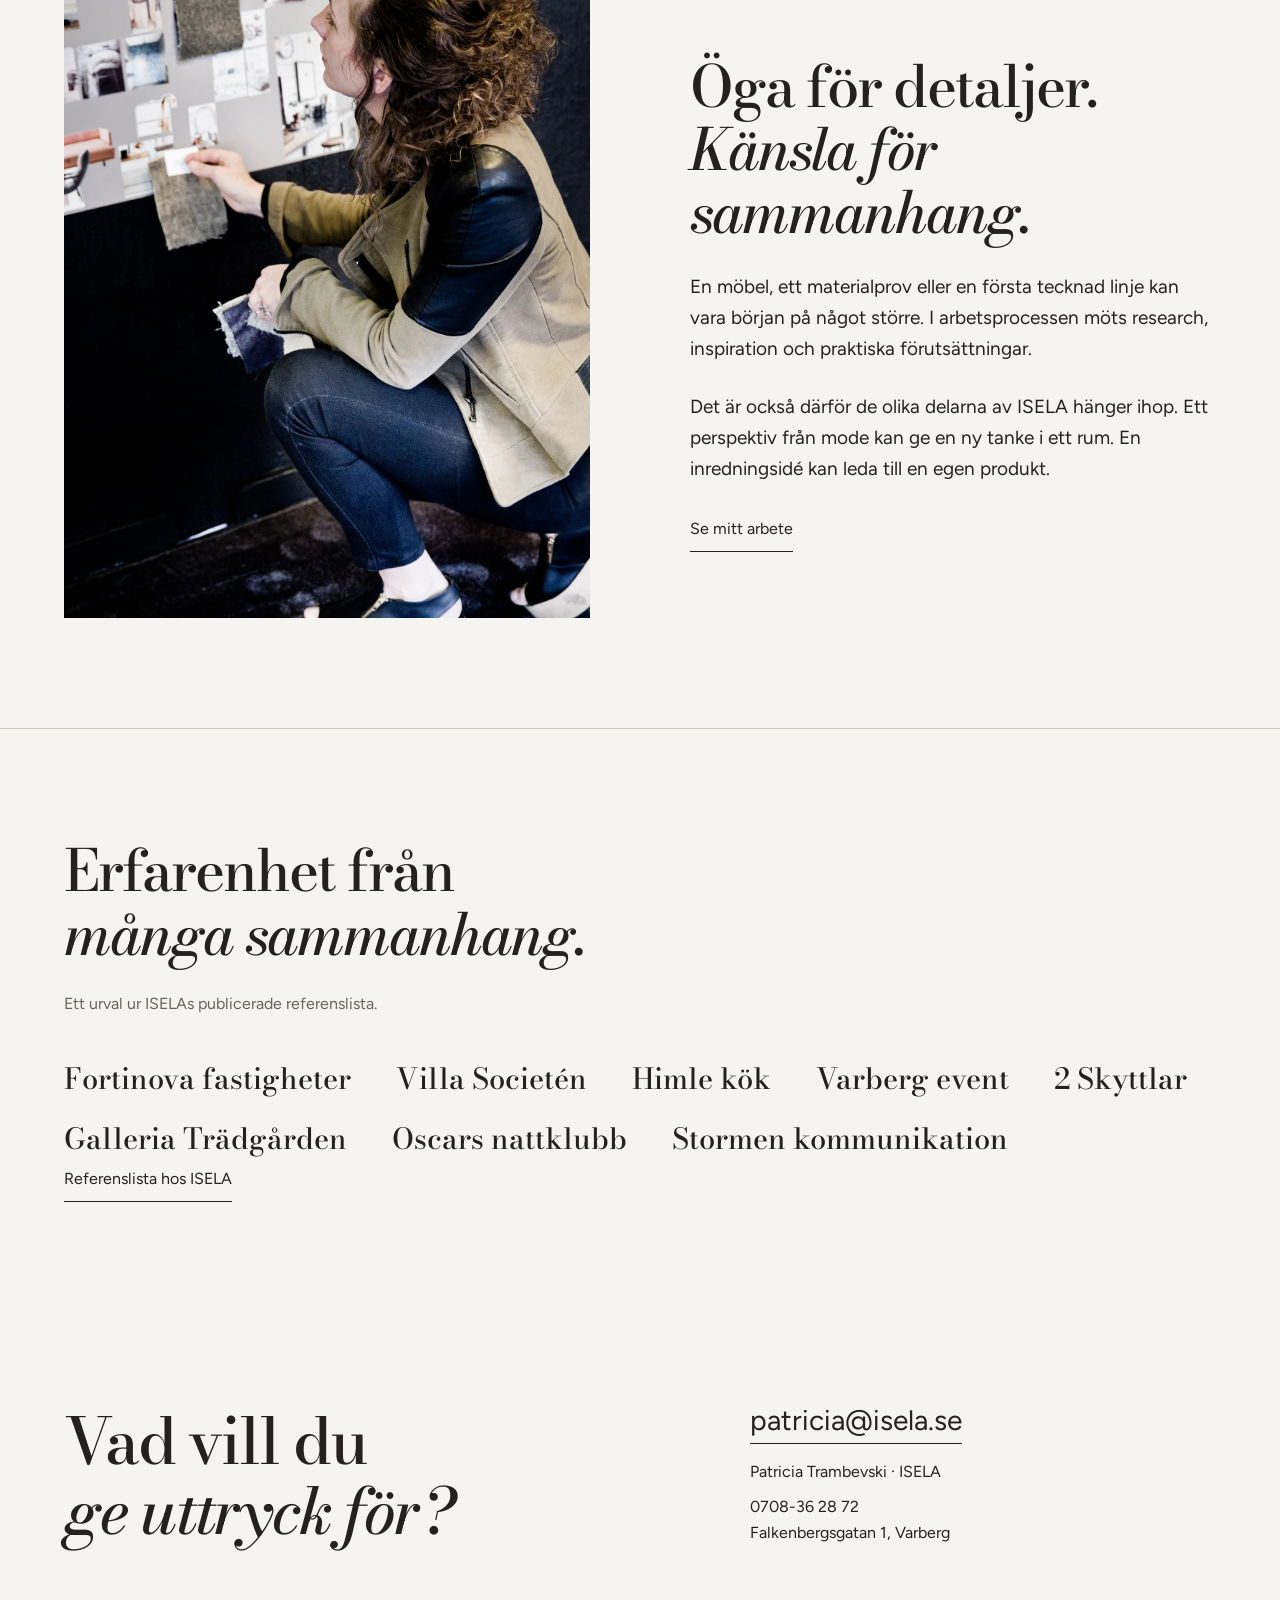
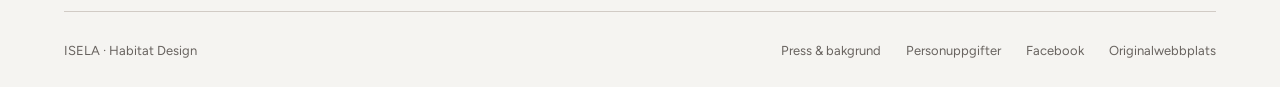
<file: om-patricia.html>
<!doctype html><html lang="sv"><head><meta charset="utf-8"><meta name="viewport" content="width=device-width,initial-scale=1"><title>Om Patricia Trambevski och ISELA | ISELA – Patricia Trambevski</title><meta name="description" content="Möt Patricia Trambevski, grundare av ISELA i Varberg. Inredare, formgivare, modedesigner och föreläsare sedan 2006."><link rel="canonical" href="https://isela-patricia-trambevski.carlzzon121.chatgpt.site/om-patricia.html"><meta property="og:title" content="Om Patricia Trambevski och ISELA | ISELA"><meta property="og:description" content="Möt Patricia Trambevski, grundare av ISELA i Varberg. Inredare, formgivare, modedesigner och föreläsare sedan 2006."><meta property="og:type" content="website"><meta property="og:locale" content="sv_SE"><meta name="theme-color" content="#f5f4f1"><link rel="icon" href="assets/favicon.svg"><link rel="preload" href="assets/fonts/bodoni-normal.woff2" as="font" type="font/woff2" crossorigin><link rel="stylesheet" href="styles.css?v=1"><script src="script.js?v=1" defer></script><script type="application/ld+json">{"@context": "https://schema.org", "@type": "ProfessionalService", "name": "ISELA", "url": "https://isela-patricia-trambevski.carlzzon121.chatgpt.site", "founder": {"@type": "Person", "name": "Patricia Trambevski"}, "foundingDate": "2006", "telephone": "+46708362872", "email": "patricia@isela.se", "address": {"@type": "PostalAddress", "streetAddress": "Falkenbergsgatan 1", "postalCode": "432 51", "addressLocality": "Varberg", "addressCountry": "SE"}}</script></head><body><a class="skip" href="#innehall">Till innehållet</a><header class="header"><a class="brand" href="index.html" aria-label="ISELA startsida"><img src="assets/media/isela-logo.png" width="162" height="50" alt="ISELA"></a><nav class="nav" aria-label="Huvudmeny"><a href="inredning.html" class="" >Inredning</a><a href="formgivning.html" class="" >Formgivning</a><a href="mode.html" class="" >Mode & scen</a><a href="forelasningar.html" class="" >Föreläsningar</a><a href="portfolio.html" class="" >Portfolio</a><a href="om-patricia.html" class="" aria-current=page>Patricia</a><a href="kontakt.html" class="contact-link" >Kontakt</a></nav><button class="menu-toggle" aria-controls="meny" aria-expanded="false">Meny<span class="menu-icon" aria-hidden="true"></span></button></header><dialog class="menu-dialog" id="meny" aria-label="Meny"><div class="menu-top"><a class="brand" href="index.html">ISELA</a><button class="close">Stäng</button></div><nav><a href="inredning.html" class="" >Inredning</a><a href="formgivning.html" class="" >Formgivning</a><a href="mode.html" class="" >Mode & scen</a><a href="forelasningar.html" class="" >Föreläsningar</a><a href="portfolio.html" class="" >Portfolio</a><a href="om-patricia.html" class="" aria-current=page>Patricia</a><a href="kontakt.html" class="contact-link" >Kontakt</a><a href="press.html">Press & bakgrund</a></nav><address><a href="mailto:patricia@isela.se">patricia@isela.se</a><br><a href="tel:+46708362872">0708-36 28 72</a></address></dialog><main id="innehall"><section class="section portrait-lead"><div><h1>Patricia<br><em>Trambevski.</em></h1><p>Inredare, formgivare, kläddesigner och föreläsare. Grundare av ISELA och övertygad om att det är samspelet mellan delarna som gör helheten.</p><p>Från min bas i Varberg arbetar jag med människor, företag och kreativa projekt – med nyfikenheten som utgångspunkt.</p><a class="text-link" href="kontakt.html">Låt oss lära känna varandra</a></div><figure><img src="assets/media/074-isela.webp" width="971" height="613" alt="Porträtt av Patricia Trambevski" class="" fetchpriority=high decoding="async"></figure></section><section class="section timeline"><h2>En röd tråd.<br><em>Många möjligheter.</em></h2><div><article><h3>ISELA sedan 2006</h3><p>ISELA grundades av Patricia Trambevski. Redan från början rymde verksamheten flera sätt att arbeta med estetik och design.</p></article><article><h3>Habitat Design</h3><p>Rummet ska vara mer än vackert att se på. ISELAs helhetstänkande handlar om hur färg, ljus, material och funktion samverkar med människorna som ska leva och arbeta där.</p></article><article><h3>Erfarenhet som delas</h3><p>Arbetet med konkreta uppdrag får också ta plats i föreläsningar och workshops, där designprocesser och kreativt tänkande blir möjliga att utforska tillsammans.</p></article></div></section><section class="section split-story"><figure><img src="assets/media/115-patricia20160420_isela-29.webp" srcset="assets/media/115-patricia20160420_isela-29-small.webp 600w, assets/media/115-patricia20160420_isela-29.webp 1467w" sizes="(max-width:760px) 100vw, 50vw" width="1467" height="2200" alt="Patricia Trambevski arbetar med en moodboard i sin studio" class="" loading=lazy decoding="async"></figure><div><h2>Öga för detaljer.<br><em>Känsla för sammanhang.</em></h2><p>En möbel, ett materialprov eller en första tecknad linje kan vara början på något större. I arbetsprocessen möts research, inspiration och praktiska förutsättningar.</p><p>Det är också därför de olika delarna av ISELA hänger ihop. Ett perspektiv från mode kan ge en ny tanke i ett rum. En inredningsidé kan leda till en egen produkt.</p><a class="text-link" href="portfolio.html">Se mitt arbete</a></div></section><section class="section clients"><h2>Erfarenhet från<br><em>många sammanhang.</em></h2><p>Ett urval ur ISELAs publicerade referenslista.</p><div class="client-list"><span>Fortinova fastigheter</span><span>Villa Societén</span><span>Himle kök</span><span>Varberg event</span><span>2 Skyttlar</span><span>Galleria Trädgården</span><span>Oscars nattklubb</span><span>Stormen kommunikation</span></div><a class="text-link" href="https://isela.se/projects/inredare/">Referenslista hos ISELA</a></section></main><footer class="footer"><div class="footer-main"><h2>Vad vill du<br><em>ge uttryck för?</em></h2><div><a class="footer-email" href="mailto:patricia@isela.se">patricia@isela.se</a><address>Patricia Trambevski · ISELA<a href="tel:+46708362872">0708-36 28 72</a>Falkenbergsgatan 1, Varberg</address></div></div><div class="footer-bottom"><span>ISELA · Habitat Design</span><nav><a href="press.html">Press & bakgrund</a><a href="personuppgifter.html">Personuppgifter</a><a href="https://www.facebook.com/ISELA.se/" target="_blank" rel="noopener">Facebook</a><a href="https://isela.se/" target="_blank" rel="noopener">Originalwebbplats</a></nav></div></footer><dialog class="lightbox" aria-label="Bildvisning"><div class="lightbox-top"><span class="lightbox-count"></span><button class="close">Stäng</button></div><div class="lightbox-bottom"><button data-step="-1">Föregående</button><p class="lightbox-caption"></p><button data-step="1">Nästa</button></div></dialog></body></html>
</file>
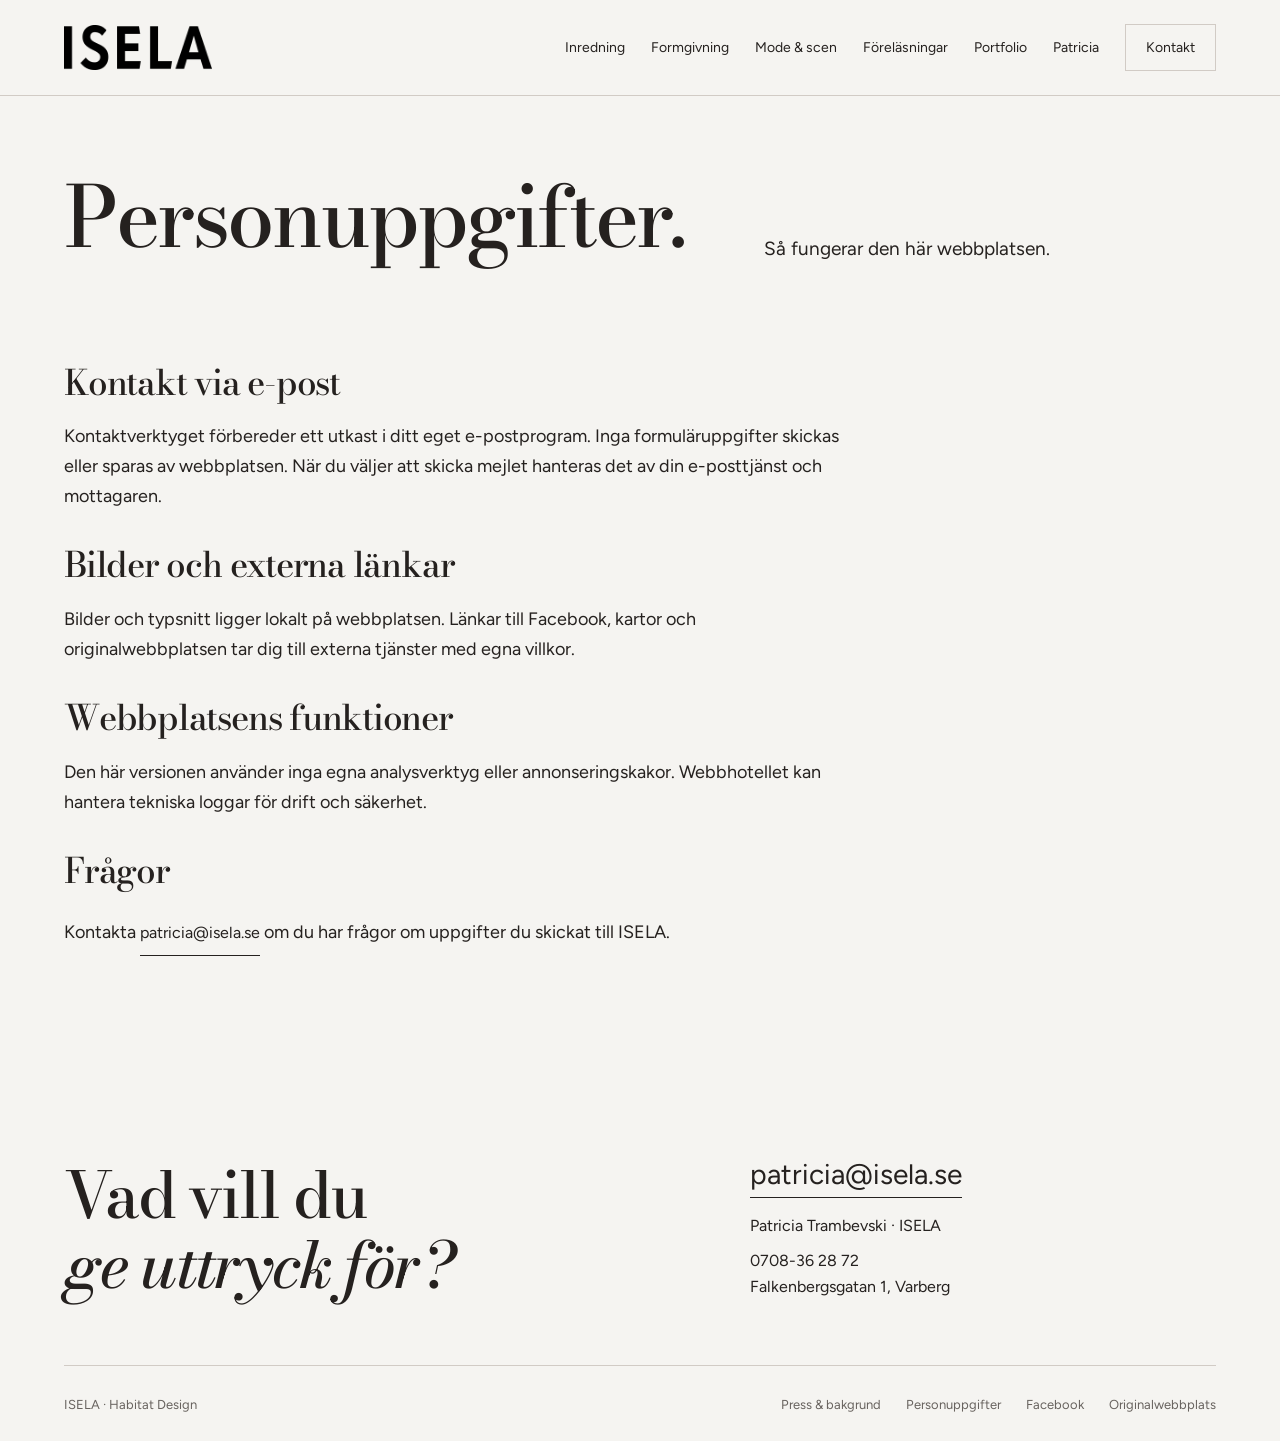
<file: personuppgifter.html>
<!doctype html><html lang="sv"><head><meta charset="utf-8"><meta name="viewport" content="width=device-width,initial-scale=1"><title>Personuppgifter | ISELA – Patricia Trambevski</title><meta name="description" content="Information om kontakt via e-post och webbplatsens funktioner."><link rel="canonical" href="https://isela-patricia-trambevski.carlzzon121.chatgpt.site/personuppgifter.html"><meta property="og:title" content="Personuppgifter | ISELA"><meta property="og:description" content="Information om kontakt via e-post och webbplatsens funktioner."><meta property="og:type" content="website"><meta property="og:locale" content="sv_SE"><meta name="theme-color" content="#f5f4f1"><link rel="icon" href="assets/favicon.svg"><link rel="preload" href="assets/fonts/bodoni-normal.woff2" as="font" type="font/woff2" crossorigin><link rel="stylesheet" href="styles.css?v=1"><script src="script.js?v=1" defer></script><script type="application/ld+json">{"@context": "https://schema.org", "@type": "ProfessionalService", "name": "ISELA", "url": "https://isela-patricia-trambevski.carlzzon121.chatgpt.site", "founder": {"@type": "Person", "name": "Patricia Trambevski"}, "foundingDate": "2006", "telephone": "+46708362872", "email": "patricia@isela.se", "address": {"@type": "PostalAddress", "streetAddress": "Falkenbergsgatan 1", "postalCode": "432 51", "addressLocality": "Varberg", "addressCountry": "SE"}}</script></head><body><a class="skip" href="#innehall">Till innehållet</a><header class="header"><a class="brand" href="index.html" aria-label="ISELA startsida"><img src="assets/media/isela-logo.png" width="162" height="50" alt="ISELA"></a><nav class="nav" aria-label="Huvudmeny"><a href="inredning.html" class="" >Inredning</a><a href="formgivning.html" class="" >Formgivning</a><a href="mode.html" class="" >Mode & scen</a><a href="forelasningar.html" class="" >Föreläsningar</a><a href="portfolio.html" class="" >Portfolio</a><a href="om-patricia.html" class="" >Patricia</a><a href="kontakt.html" class="contact-link" >Kontakt</a></nav><button class="menu-toggle" aria-controls="meny" aria-expanded="false">Meny<span class="menu-icon" aria-hidden="true"></span></button></header><dialog class="menu-dialog" id="meny" aria-label="Meny"><div class="menu-top"><a class="brand" href="index.html">ISELA</a><button class="close">Stäng</button></div><nav><a href="inredning.html" class="" >Inredning</a><a href="formgivning.html" class="" >Formgivning</a><a href="mode.html" class="" >Mode & scen</a><a href="forelasningar.html" class="" >Föreläsningar</a><a href="portfolio.html" class="" >Portfolio</a><a href="om-patricia.html" class="" >Patricia</a><a href="kontakt.html" class="contact-link" >Kontakt</a><a href="press.html">Press & bakgrund</a></nav><address><a href="mailto:patricia@isela.se">patricia@isela.se</a><br><a href="tel:+46708362872">0708-36 28 72</a></address></dialog><main id="innehall"><section class="section page-head"><h1>Personuppgifter.</h1><div><p>Så fungerar den här webbplatsen.</p></div></section><div class="section prose"><h2>Kontakt via e-post</h2><p>Kontaktverktyget förbereder ett utkast i ditt eget e-postprogram. Inga formuläruppgifter skickas eller sparas av webbplatsen. När du väljer att skicka mejlet hanteras det av din e-posttjänst och mottagaren.</p><h2>Bilder och externa länkar</h2><p>Bilder och typsnitt ligger lokalt på webbplatsen. Länkar till Facebook, kartor och originalwebbplatsen tar dig till externa tjänster med egna villkor.</p><h2>Webbplatsens funktioner</h2><p>Den här versionen använder inga egna analysverktyg eller annonseringskakor. Webbhotellet kan hantera tekniska loggar för drift och säkerhet.</p><h2>Frågor</h2><p>Kontakta <a class="text-link" href="mailto:patricia@isela.se">patricia@isela.se</a> om du har frågor om uppgifter du skickat till ISELA.</p></div></main><footer class="footer"><div class="footer-main"><h2>Vad vill du<br><em>ge uttryck för?</em></h2><div><a class="footer-email" href="mailto:patricia@isela.se">patricia@isela.se</a><address>Patricia Trambevski · ISELA<a href="tel:+46708362872">0708-36 28 72</a>Falkenbergsgatan 1, Varberg</address></div></div><div class="footer-bottom"><span>ISELA · Habitat Design</span><nav><a href="press.html">Press & bakgrund</a><a href="personuppgifter.html">Personuppgifter</a><a href="https://www.facebook.com/ISELA.se/" target="_blank" rel="noopener">Facebook</a><a href="https://isela.se/" target="_blank" rel="noopener">Originalwebbplats</a></nav></div></footer><dialog class="lightbox" aria-label="Bildvisning"><div class="lightbox-top"><span class="lightbox-count"></span><button class="close">Stäng</button></div><div class="lightbox-bottom"><button data-step="-1">Föregående</button><p class="lightbox-caption"></p><button data-step="1">Nästa</button></div></dialog></body></html>
</file>
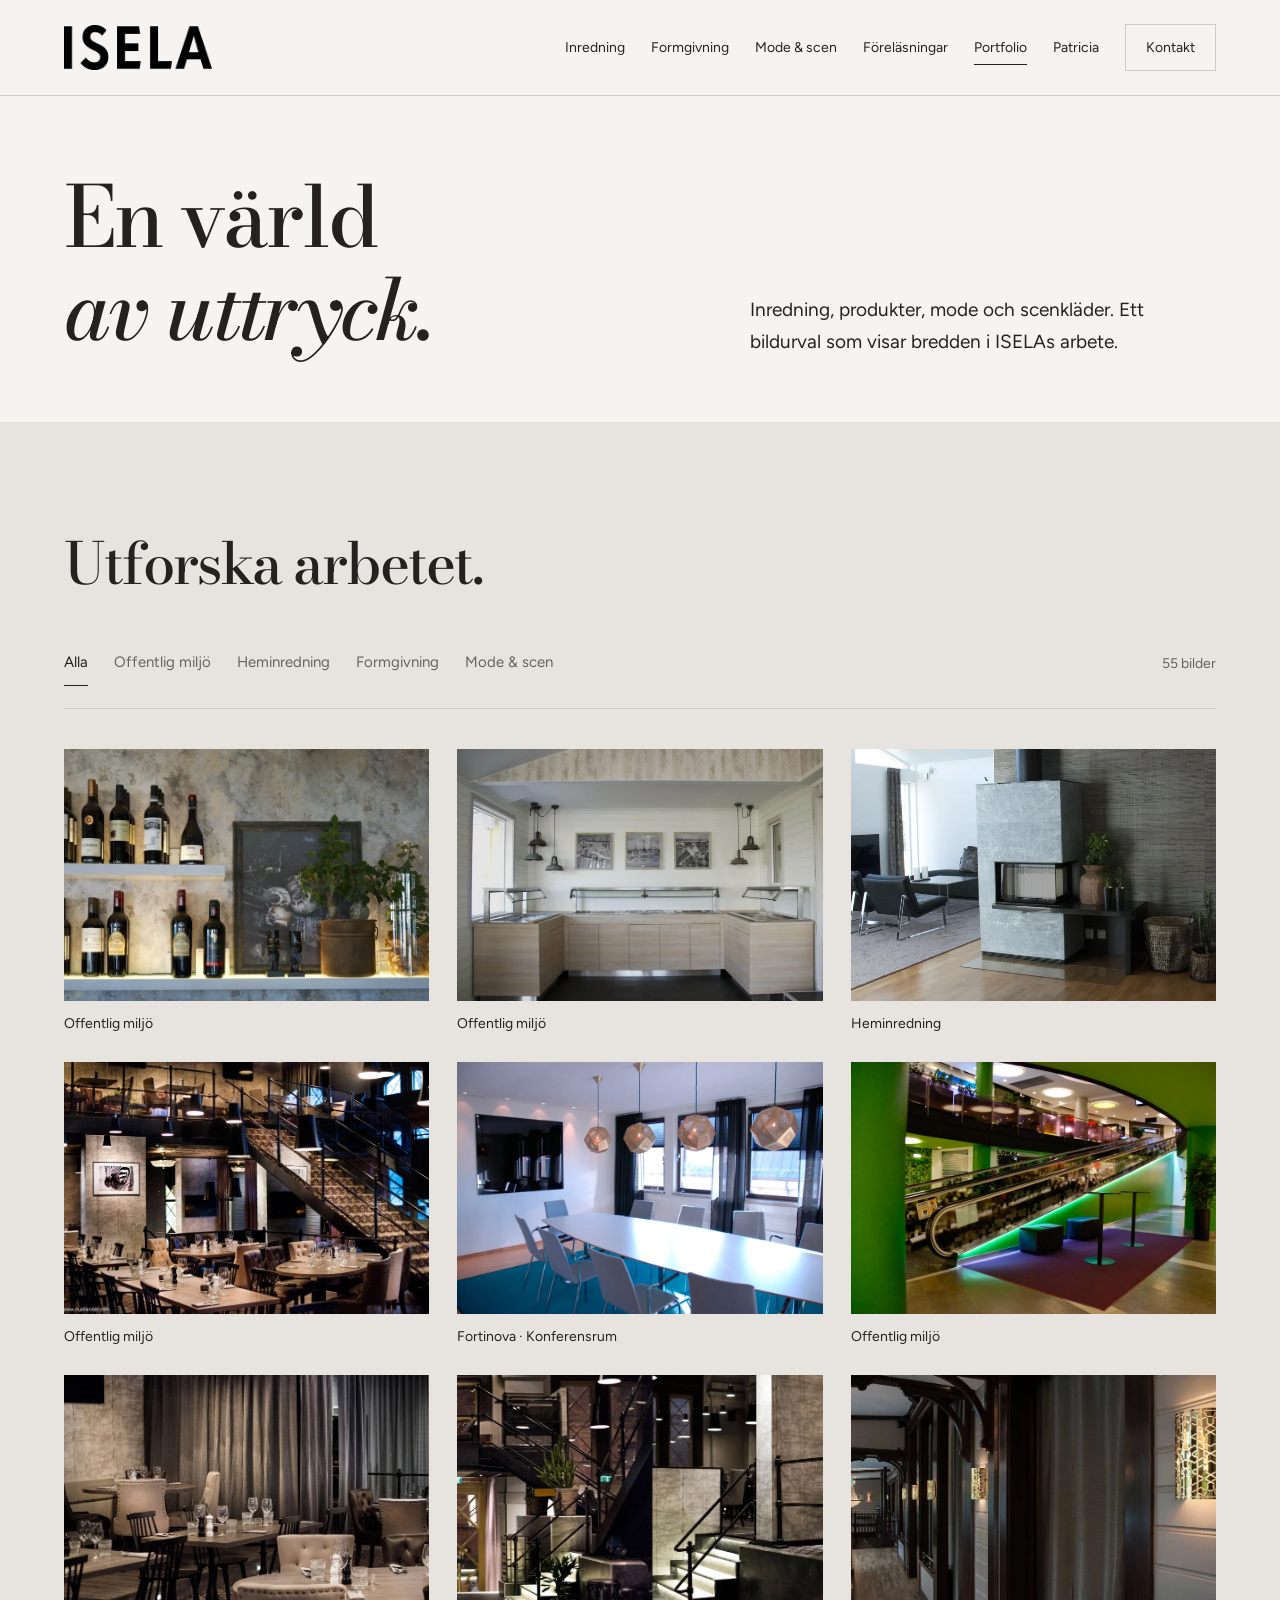
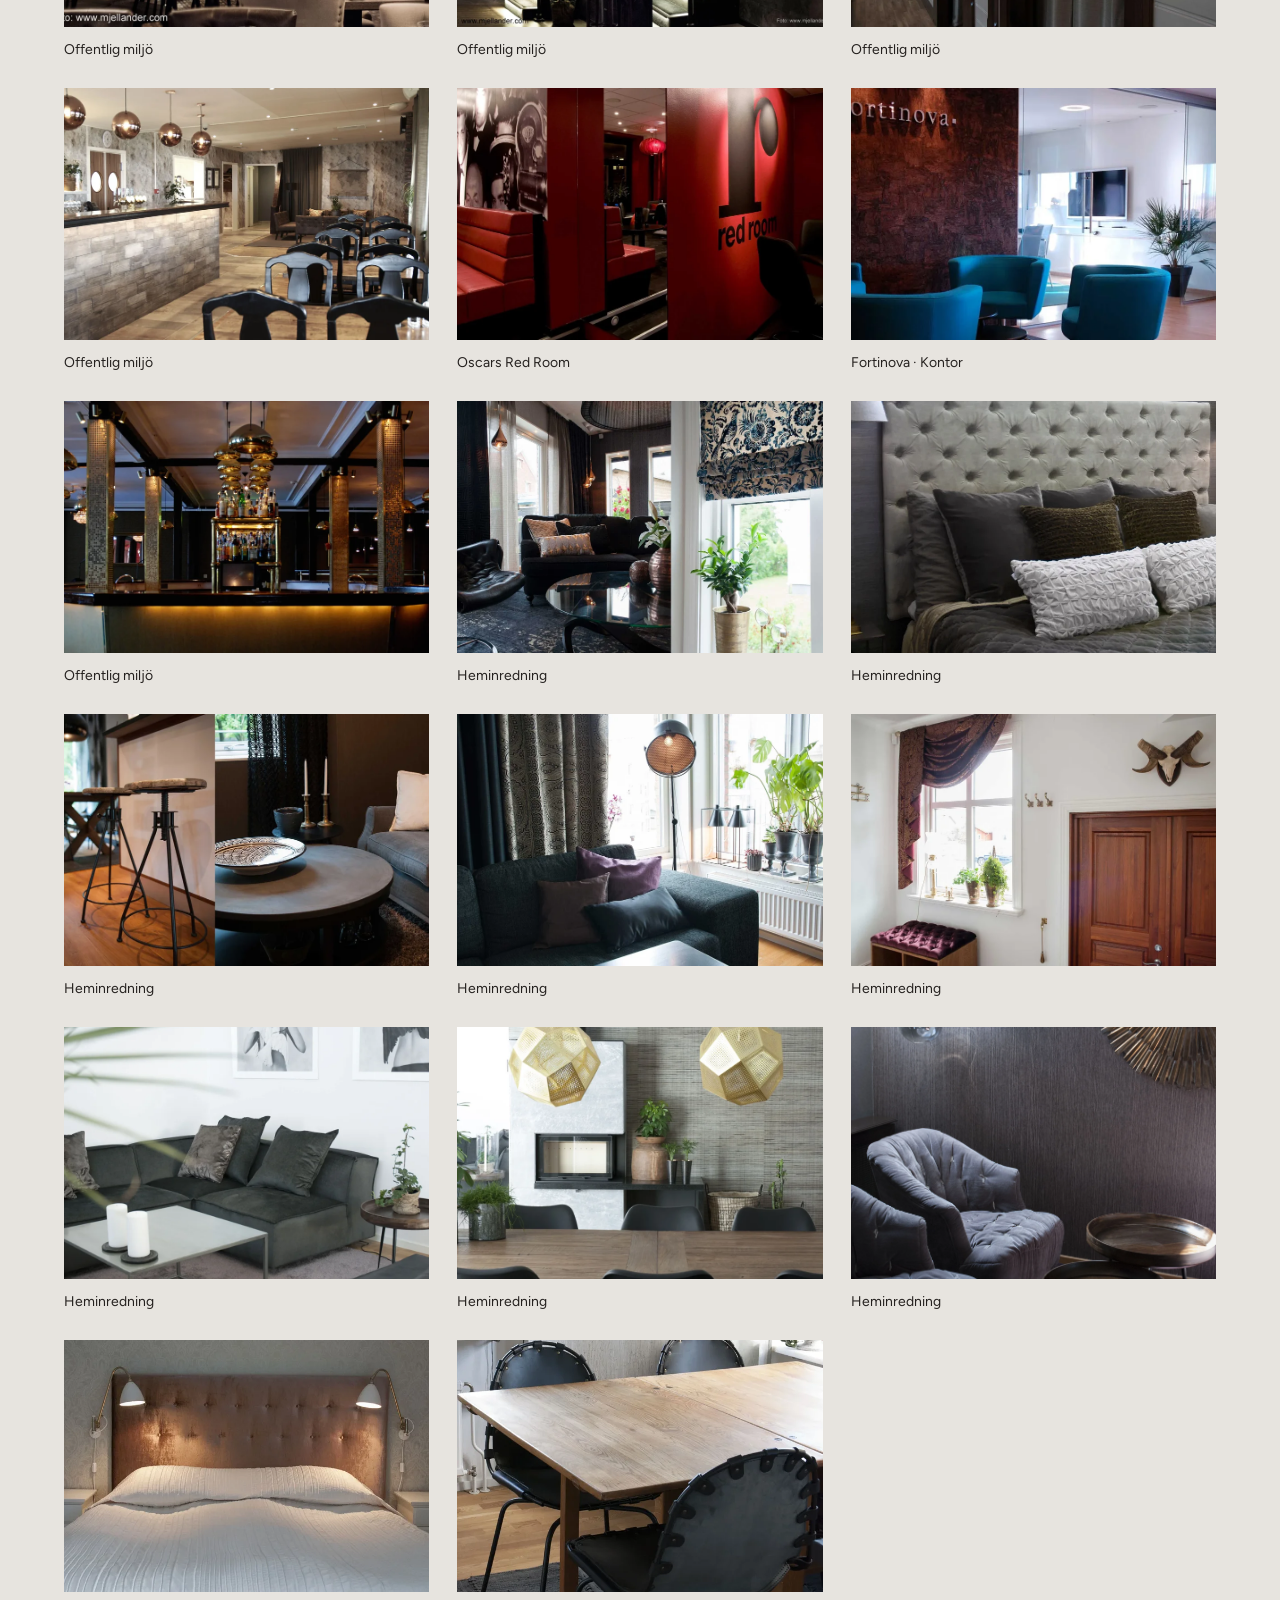
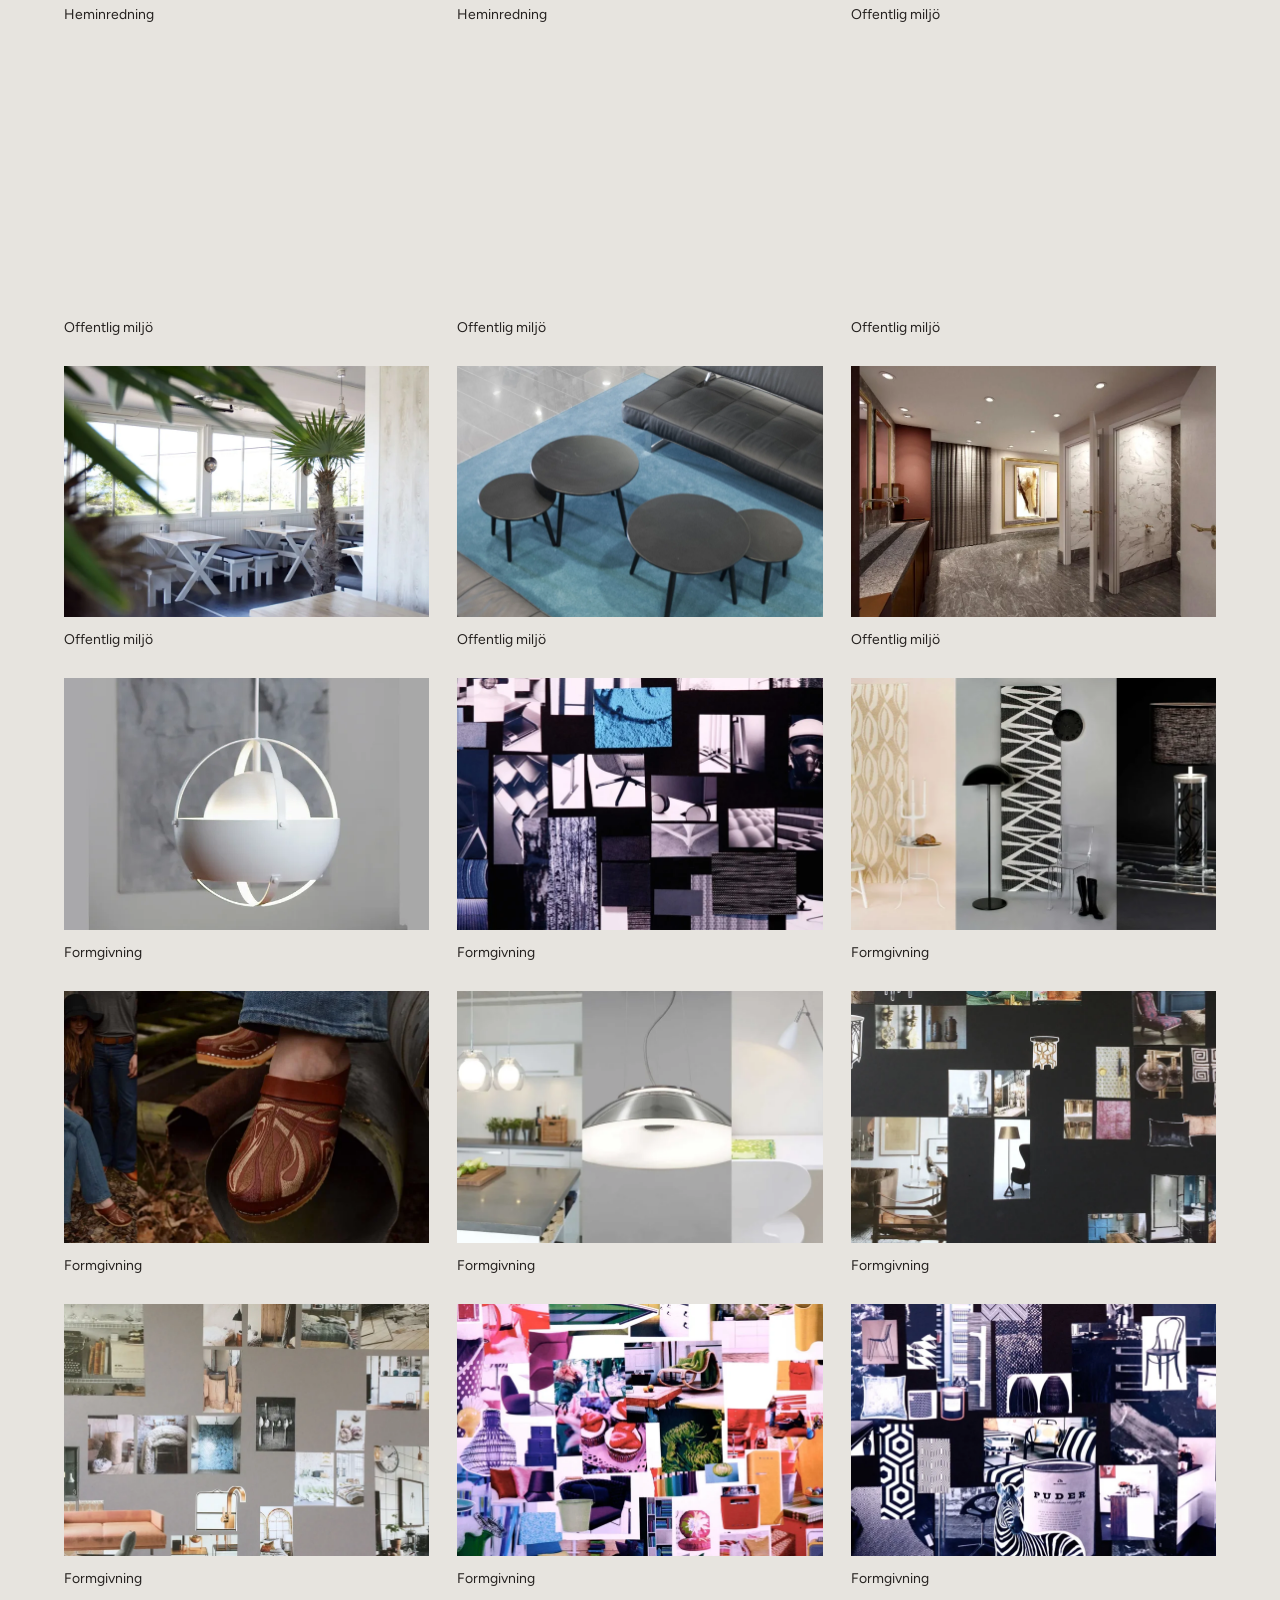
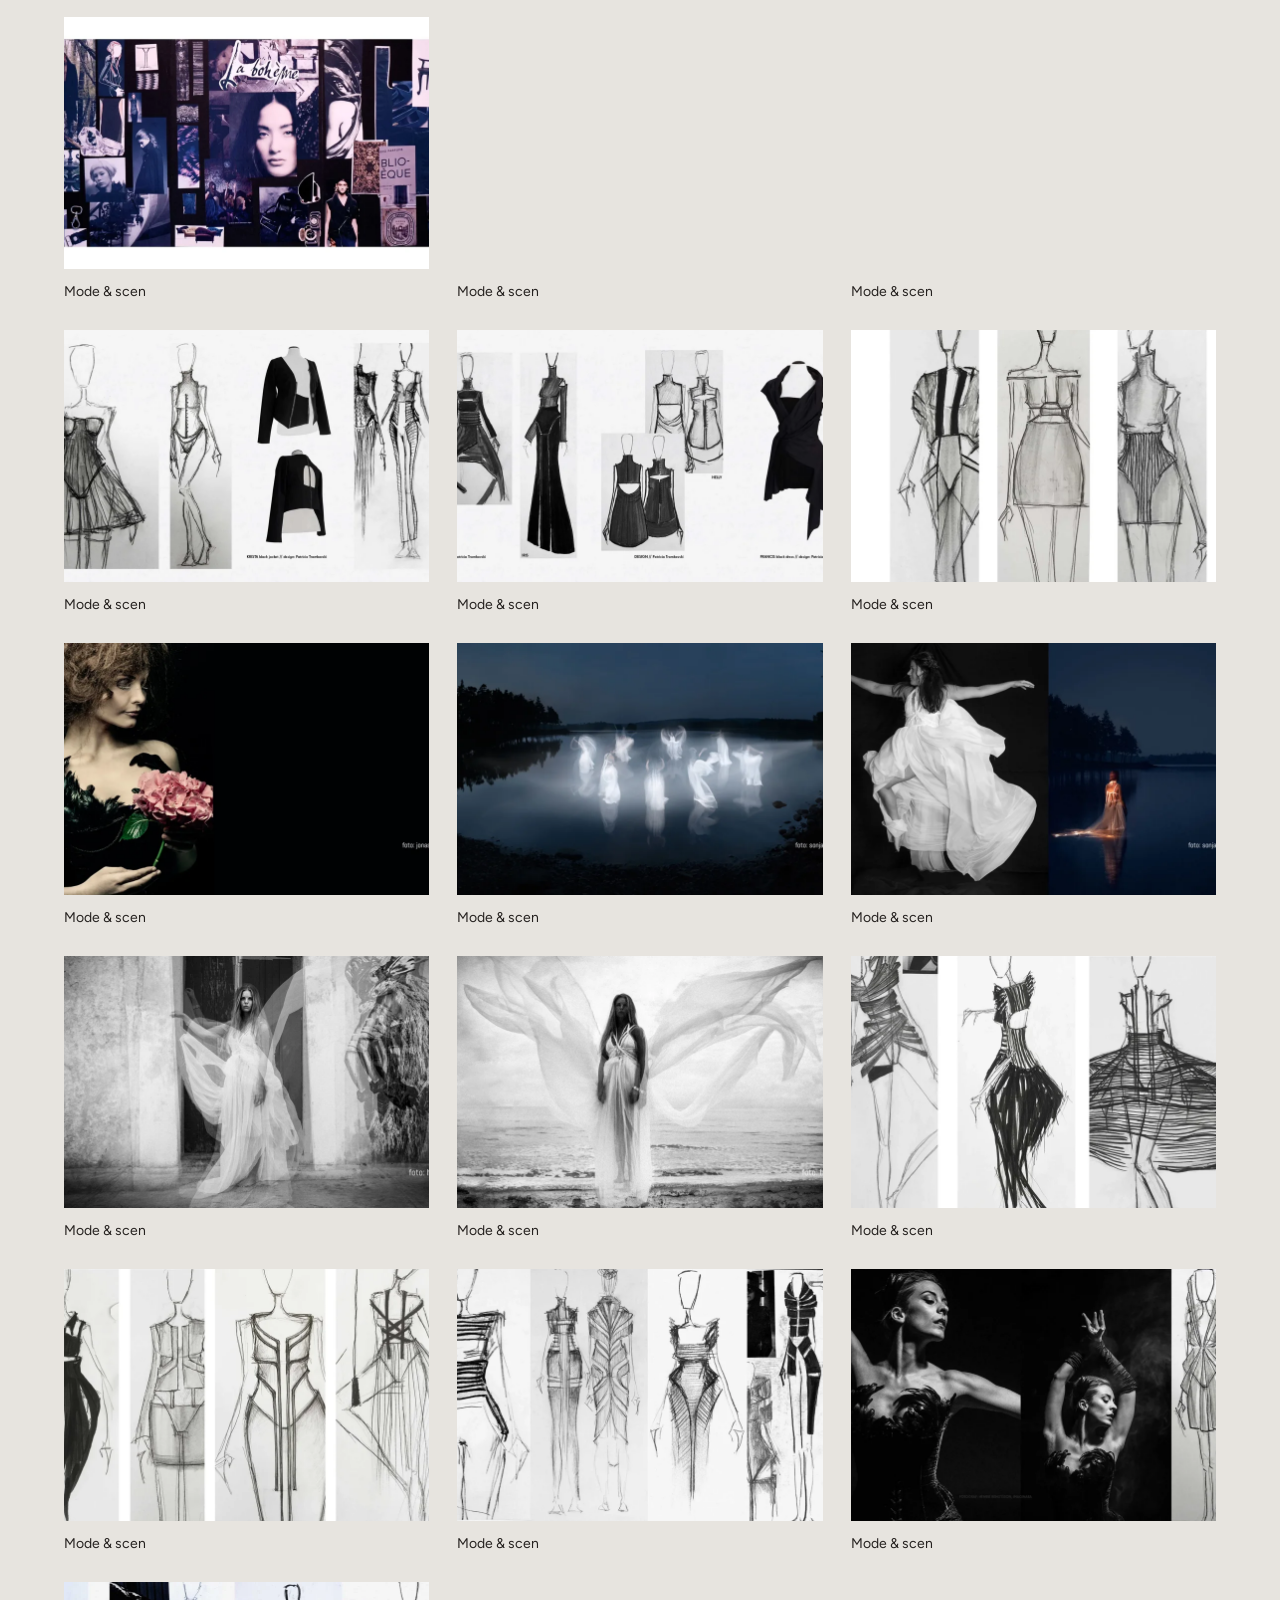
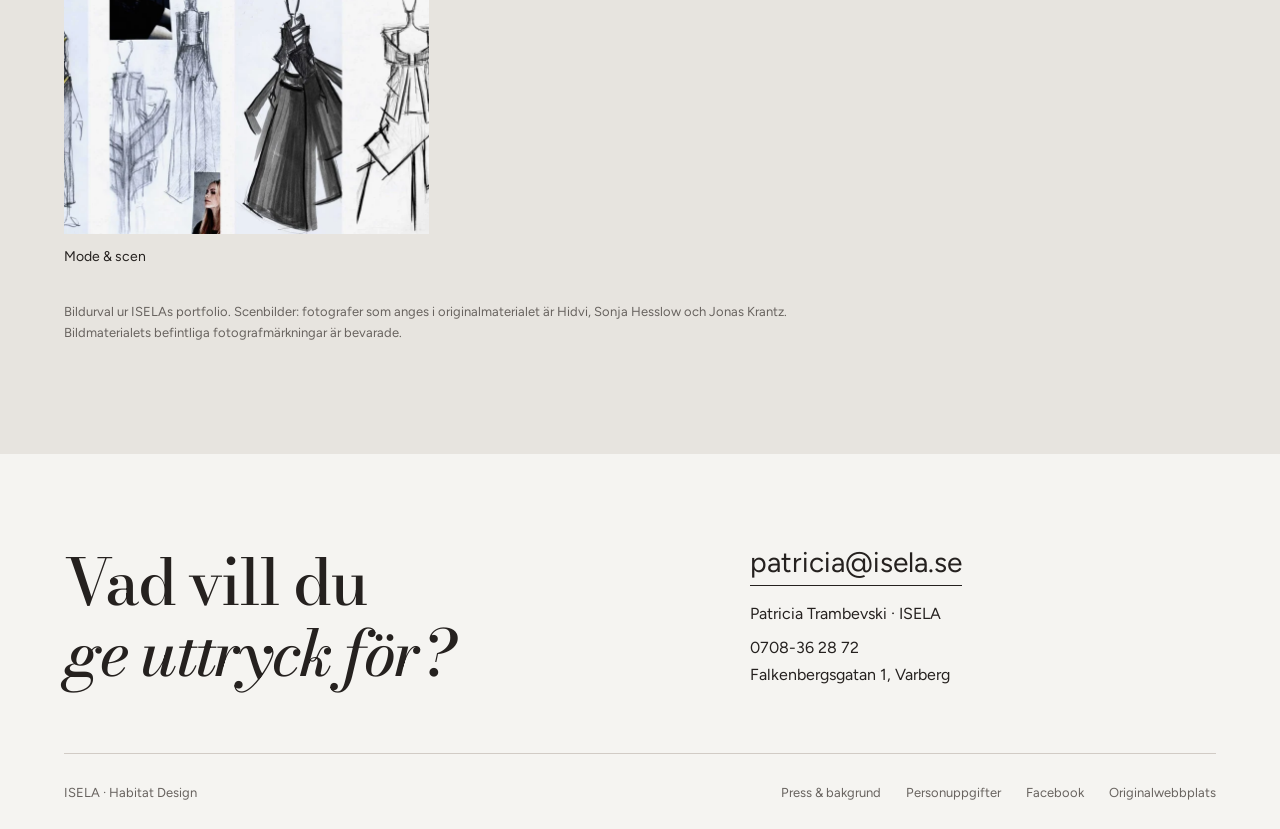
<file: portfolio.html>
<!doctype html><html lang="sv"><head><meta charset="utf-8"><meta name="viewport" content="width=device-width,initial-scale=1"><title>Portfolio – inredning, form och mode | ISELA – Patricia Trambevski</title><meta name="description" content="Utforska ISELAs inredningar, formgivning, trendmaterial, mode och scenkläder. Bilder från Patricia Trambevskis portfolio."><link rel="canonical" href="https://isela-patricia-trambevski.carlzzon121.chatgpt.site/portfolio.html"><meta property="og:title" content="Portfolio – inredning, form och mode | ISELA"><meta property="og:description" content="Utforska ISELAs inredningar, formgivning, trendmaterial, mode och scenkläder. Bilder från Patricia Trambevskis portfolio."><meta property="og:type" content="website"><meta property="og:locale" content="sv_SE"><meta name="theme-color" content="#f5f4f1"><link rel="icon" href="assets/favicon.svg"><link rel="preload" href="assets/fonts/bodoni-normal.woff2" as="font" type="font/woff2" crossorigin><link rel="stylesheet" href="styles.css?v=1"><script src="script.js?v=1" defer></script><script type="application/ld+json">{"@context": "https://schema.org", "@type": "ProfessionalService", "name": "ISELA", "url": "https://isela-patricia-trambevski.carlzzon121.chatgpt.site", "founder": {"@type": "Person", "name": "Patricia Trambevski"}, "foundingDate": "2006", "telephone": "+46708362872", "email": "patricia@isela.se", "address": {"@type": "PostalAddress", "streetAddress": "Falkenbergsgatan 1", "postalCode": "432 51", "addressLocality": "Varberg", "addressCountry": "SE"}}</script></head><body><a class="skip" href="#innehall">Till innehållet</a><header class="header"><a class="brand" href="index.html" aria-label="ISELA startsida"><img src="assets/media/isela-logo.png" width="162" height="50" alt="ISELA"></a><nav class="nav" aria-label="Huvudmeny"><a href="inredning.html" class="" >Inredning</a><a href="formgivning.html" class="" >Formgivning</a><a href="mode.html" class="" >Mode & scen</a><a href="forelasningar.html" class="" >Föreläsningar</a><a href="portfolio.html" class="" aria-current=page>Portfolio</a><a href="om-patricia.html" class="" >Patricia</a><a href="kontakt.html" class="contact-link" >Kontakt</a></nav><button class="menu-toggle" aria-controls="meny" aria-expanded="false">Meny<span class="menu-icon" aria-hidden="true"></span></button></header><dialog class="menu-dialog" id="meny" aria-label="Meny"><div class="menu-top"><a class="brand" href="index.html">ISELA</a><button class="close">Stäng</button></div><nav><a href="inredning.html" class="" >Inredning</a><a href="formgivning.html" class="" >Formgivning</a><a href="mode.html" class="" >Mode & scen</a><a href="forelasningar.html" class="" >Föreläsningar</a><a href="portfolio.html" class="" aria-current=page>Portfolio</a><a href="om-patricia.html" class="" >Patricia</a><a href="kontakt.html" class="contact-link" >Kontakt</a><a href="press.html">Press & bakgrund</a></nav><address><a href="mailto:patricia@isela.se">patricia@isela.se</a><br><a href="tel:+46708362872">0708-36 28 72</a></address></dialog><main id="innehall"><section class="section page-head"><h1>En värld<br><em>av uttryck.</em></h1><div><p>Inredning, produkter, mode och scenkläder. Ett bildurval som visar bredden i ISELAs arbete.</p></div></section><section class="section gallery-stage"><div class="section-head"><h2>Utforska arbetet.</h2></div><div class="filter-bar" aria-label="Filtrera portfolio"><button data-filter="Alla" aria-pressed="true">Alla</button><button data-filter="Offentlig miljö" aria-pressed="false">Offentlig miljö</button><button data-filter="Heminredning" aria-pressed="false">Heminredning</button><button data-filter="Formgivning" aria-pressed="false">Formgivning</button><button data-filter="Mode & scen" aria-pressed="false">Mode & scen</button><span class="filter-count" role="status"></span></div><div class="image-grid"><figure class="gallery-item" data-category="Offentlig miljö"><button class="photo-button" data-photo="assets/media/001-offentlig_miljo0157-bild-14.webp" data-caption="Vinflaskor och gröna växter mot en vägg med levande struktur" aria-label="Visa bild: Vinflaskor och gröna växter mot en vägg med levande struktur"><img src="assets/media/001-offentlig_miljo0157-bild-14.webp" srcset="assets/media/001-offentlig_miljo0157-bild-14-small.webp 900w, assets/media/001-offentlig_miljo0157-bild-14.webp 1920w" sizes="(max-width:760px) 100vw, 50vw" width="1920" height="1089" alt="Vinflaskor och gröna växter mot en vägg med levande struktur" class="" loading=lazy decoding="async"><span class="view-label">Visa bilden</span></button><figcaption>Offentlig miljö</figcaption></figure><figure class="gallery-item" data-category="Offentlig miljö"><button class="photo-button" data-photo="assets/media/002-offentlig_miljo0204-bild-13_v2.webp" data-caption="Ljust serveringsrum med pendelbelysning och inredning i trä" aria-label="Visa bild: Ljust serveringsrum med pendelbelysning och inredning i trä"><img src="assets/media/002-offentlig_miljo0204-bild-13_v2.webp" srcset="assets/media/002-offentlig_miljo0204-bild-13_v2-small.webp 900w, assets/media/002-offentlig_miljo0204-bild-13_v2.webp 2200w" sizes="(max-width:760px) 100vw, 50vw" width="2200" height="1375" alt="Ljust serveringsrum med pendelbelysning och inredning i trä" class="" loading=lazy decoding="async"><span class="view-label">Visa bilden</span></button><figcaption>Offentlig miljö</figcaption></figure><figure class="gallery-item" data-category="Heminredning"><button class="photo-button" data-photo="assets/media/004-heminredning_eldstad2.webp" data-caption="Ljust vardagsrum med skulptural eldstad och naturliga material" aria-label="Visa bild: Ljust vardagsrum med skulptural eldstad och naturliga material"><img src="assets/media/004-heminredning_eldstad2.webp" srcset="assets/media/004-heminredning_eldstad2-small.webp 900w, assets/media/004-heminredning_eldstad2.webp 1920w" sizes="(max-width:760px) 100vw, 50vw" width="1920" height="1067" alt="Ljust vardagsrum med skulptural eldstad och naturliga material" class="" loading=lazy decoding="async"><span class="view-label">Visa bilden</span></button><figcaption>Heminredning</figcaption></figure><figure class="gallery-item" data-category="Offentlig miljö"><button class="photo-button" data-photo="assets/media/005-4-4.webp" data-caption="Restaurang med mörka träslag, mässingstoner och en trappa mellan våningsplanen" aria-label="Visa bild: Restaurang med mörka träslag, mässingstoner och en trappa mellan våningsplanen"><img src="assets/media/005-4-4.webp" srcset="assets/media/005-4-4-small.webp 900w, assets/media/005-4-4.webp 1920w" sizes="(max-width:760px) 100vw, 50vw" width="1920" height="1206" alt="Restaurang med mörka träslag, mässingstoner och en trappa mellan våningsplanen" class="" loading=lazy decoding="async"><span class="view-label">Visa bilden</span></button><figcaption>Offentlig miljö</figcaption></figure><figure class="gallery-item" data-category="Offentlig miljö"><button class="photo-button" data-photo="assets/media/008-inredningskonsult-halland-kontor-fortinova-konferens-varberg.webp" data-caption="Konferensrum hos Fortinova med turkos matta och pendelbelysning" aria-label="Visa bild: Konferensrum hos Fortinova med turkos matta och pendelbelysning"><img src="assets/media/008-inredningskonsult-halland-kontor-fortinova-konferens-varberg.webp" srcset="assets/media/008-inredningskonsult-halland-kontor-fortinova-konferens-varberg-small.webp 900w, assets/media/008-inredningskonsult-halland-kontor-fortinova-konferens-varberg.webp 1920w" sizes="(max-width:760px) 100vw, 50vw" width="1920" height="1353" alt="Konferensrum hos Fortinova med turkos matta och pendelbelysning" class="" loading=lazy decoding="async"><span class="view-label">Visa bilden</span></button><figcaption>Fortinova · Konferensrum</figcaption></figure><figure class="gallery-item" data-category="Offentlig miljö"><button class="photo-button" data-photo="assets/media/010-inredningskonsult-halland-galleria-offentligmiljo-varberg.webp" data-caption="Galleriapassage med grön vägg och belyst räcke" aria-label="Visa bild: Galleriapassage med grön vägg och belyst räcke"><img src="assets/media/010-inredningskonsult-halland-galleria-offentligmiljo-varberg.webp" srcset="assets/media/010-inredningskonsult-halland-galleria-offentligmiljo-varberg-small.webp 900w, assets/media/010-inredningskonsult-halland-galleria-offentligmiljo-varberg.webp 1920w" sizes="(max-width:760px) 100vw, 50vw" width="1920" height="1285" alt="Galleriapassage med grön vägg och belyst räcke" class="" loading=lazy decoding="async"><span class="view-label">Visa bilden</span></button><figcaption>Offentlig miljö</figcaption></figure><figure class="gallery-item" data-category="Offentlig miljö"><button class="photo-button" data-photo="assets/media/015-5-4.webp" data-caption="Restaurangmiljö med textil, sammetsmöbler och mjukt ljus" aria-label="Visa bild: Restaurangmiljö med textil, sammetsmöbler och mjukt ljus"><img src="assets/media/015-5-4.webp" srcset="assets/media/015-5-4-small.webp 900w, assets/media/015-5-4.webp 1920w" sizes="(max-width:760px) 100vw, 50vw" width="1920" height="1200" alt="Restaurangmiljö med textil, sammetsmöbler och mjukt ljus" class="" loading=lazy decoding="async"><span class="view-label">Visa bilden</span></button><figcaption>Offentlig miljö</figcaption></figure><figure class="gallery-item" data-category="Offentlig miljö"><button class="photo-button" data-photo="assets/media/016-4-5.webp" data-caption="Restaurangtrappa med räcken och stämningsbelysning" aria-label="Visa bild: Restaurangtrappa med räcken och stämningsbelysning"><img src="assets/media/016-4-5.webp" srcset="assets/media/016-4-5-small.webp 900w, assets/media/016-4-5.webp 1920w" sizes="(max-width:760px) 100vw, 50vw" width="1920" height="1200" alt="Restaurangtrappa med räcken och stämningsbelysning" class="" loading=lazy decoding="async"><span class="view-label">Visa bilden</span></button><figcaption>Offentlig miljö</figcaption></figure><figure class="gallery-item" data-category="Offentlig miljö"><button class="photo-button" data-photo="assets/media/017-1-3.webp" data-caption="Genomgång med speglar, mörka draperier och dekorativ väggbelysning" aria-label="Visa bild: Genomgång med speglar, mörka draperier och dekorativ väggbelysning"><img src="assets/media/017-1-3.webp" srcset="assets/media/017-1-3-small.webp 900w, assets/media/017-1-3.webp 1920w" sizes="(max-width:760px) 100vw, 50vw" width="1920" height="1200" alt="Genomgång med speglar, mörka draperier och dekorativ väggbelysning" class="" loading=lazy decoding="async"><span class="view-label">Visa bilden</span></button><figcaption>Offentlig miljö</figcaption></figure><figure class="gallery-item" data-category="Offentlig miljö"><button class="photo-button" data-photo="assets/media/018-offentlig_miljo0257-bild-19.webp" data-caption="Restaurangbar med ljusa väggar, mörka stolar och dekorativa pendlar" aria-label="Visa bild: Restaurangbar med ljusa väggar, mörka stolar och dekorativa pendlar"><img src="assets/media/018-offentlig_miljo0257-bild-19.webp" srcset="assets/media/018-offentlig_miljo0257-bild-19-small.webp 900w, assets/media/018-offentlig_miljo0257-bild-19.webp 1920w" sizes="(max-width:760px) 100vw, 50vw" width="1920" height="1189" alt="Restaurangbar med ljusa väggar, mörka stolar och dekorativa pendlar" class="" loading=lazy decoding="async"><span class="view-label">Visa bilden</span></button><figcaption>Offentlig miljö</figcaption></figure><figure class="gallery-item" data-category="Offentlig miljö"><button class="photo-button" data-photo="assets/media/021-1-1.webp" data-caption="Oscars Red Room med röda sittmöbler och bildtapeter" aria-label="Visa bild: Oscars Red Room med röda sittmöbler och bildtapeter"><img src="assets/media/021-1-1.webp" srcset="assets/media/021-1-1-small.webp 900w, assets/media/021-1-1.webp 1920w" sizes="(max-width:760px) 100vw, 50vw" width="1920" height="1265" alt="Oscars Red Room med röda sittmöbler och bildtapeter" class="" loading=lazy decoding="async"><span class="view-label">Visa bilden</span></button><figcaption>Oscars Red Room</figcaption></figure><figure class="gallery-item" data-category="Offentlig miljö"><button class="photo-button" data-photo="assets/media/024-kontor.webp" data-caption="Fortinovas kontor med turkosa fåtöljer" aria-label="Visa bild: Fortinovas kontor med turkosa fåtöljer"><img src="assets/media/024-kontor.webp" srcset="assets/media/024-kontor-small.webp 900w, assets/media/024-kontor.webp 1000w" sizes="(max-width:760px) 100vw, 50vw" width="1000" height="628" alt="Fortinovas kontor med turkosa fåtöljer" class="" loading=lazy decoding="async"><span class="view-label">Visa bilden</span></button><figcaption>Fortinova · Kontor</figcaption></figure><figure class="gallery-item" data-category="Offentlig miljö"><button class="photo-button" data-photo="assets/media/026-inredningskonsult-halland-offentligmiljo-nattklubb-societen-bar-varberg.webp" data-caption="Bar med mässingstoner och belyst bardisk" aria-label="Visa bild: Bar med mässingstoner och belyst bardisk"><img src="assets/media/026-inredningskonsult-halland-offentligmiljo-nattklubb-societen-bar-varberg.webp" srcset="assets/media/026-inredningskonsult-halland-offentligmiljo-nattklubb-societen-bar-varberg-small.webp 900w, assets/media/026-inredningskonsult-halland-offentligmiljo-nattklubb-societen-bar-varberg.webp 1920w" sizes="(max-width:760px) 100vw, 50vw" width="1920" height="1200" alt="Bar med mässingstoner och belyst bardisk" class="" loading=lazy decoding="async"><span class="view-label">Visa bilden</span></button><figcaption>Offentlig miljö</figcaption></figure><figure class="gallery-item" data-category="Heminredning"><button class="photo-button" data-photo="assets/media/028-1-2.webp" data-caption="Personligt vardagsrum med mörka möbler och mönstrade textilier" aria-label="Visa bild: Personligt vardagsrum med mörka möbler och mönstrade textilier"><img src="assets/media/028-1-2.webp" srcset="assets/media/028-1-2-small.webp 900w, assets/media/028-1-2.webp 1920w" sizes="(max-width:760px) 100vw, 50vw" width="1920" height="1200" alt="Personligt vardagsrum med mörka möbler och mönstrade textilier" class="" loading=lazy decoding="async"><span class="view-label">Visa bilden</span></button><figcaption>Heminredning</figcaption></figure><figure class="gallery-item" data-category="Heminredning"><button class="photo-button" data-photo="assets/media/029-heminredning0077-bild-1.webp" data-caption="Sovrum med mjuk sänggavel och textilier i grå toner" aria-label="Visa bild: Sovrum med mjuk sänggavel och textilier i grå toner"><img src="assets/media/029-heminredning0077-bild-1.webp" srcset="assets/media/029-heminredning0077-bild-1-small.webp 900w, assets/media/029-heminredning0077-bild-1.webp 1920w" sizes="(max-width:760px) 100vw, 50vw" width="1920" height="979" alt="Sovrum med mjuk sänggavel och textilier i grå toner" class="" loading=lazy decoding="async"><span class="view-label">Visa bilden</span></button><figcaption>Heminredning</figcaption></figure><figure class="gallery-item" data-category="Heminredning"><button class="photo-button" data-photo="assets/media/030-3-2.webp" data-caption="Vardagsrumsdetalj med soffbord, stoppade möbler och mörka textilier" aria-label="Visa bild: Vardagsrumsdetalj med soffbord, stoppade möbler och mörka textilier"><img src="assets/media/030-3-2.webp" srcset="assets/media/030-3-2-small.webp 900w, assets/media/030-3-2.webp 1920w" sizes="(max-width:760px) 100vw, 50vw" width="1920" height="1200" alt="Vardagsrumsdetalj med soffbord, stoppade möbler och mörka textilier" class="" loading=lazy decoding="async"><span class="view-label">Visa bilden</span></button><figcaption>Heminredning</figcaption></figure><figure class="gallery-item" data-category="Heminredning"><button class="photo-button" data-photo="assets/media/031-4-4.webp" data-caption="Vardagsrum med soffa, dekorativa textilier och gröna växter" aria-label="Visa bild: Vardagsrum med soffa, dekorativa textilier och gröna växter"><img src="assets/media/031-4-4.webp" srcset="assets/media/031-4-4-small.webp 900w, assets/media/031-4-4.webp 1920w" sizes="(max-width:760px) 100vw, 50vw" width="1920" height="1200" alt="Vardagsrum med soffa, dekorativa textilier och gröna växter" class="" loading=lazy decoding="async"><span class="view-label">Visa bilden</span></button><figcaption>Heminredning</figcaption></figure><figure class="gallery-item" data-category="Heminredning"><button class="photo-button" data-photo="assets/media/032-5.webp" data-caption="Hemmiljö med trädetaljer, fönsterljus och utvald inredning" aria-label="Visa bild: Hemmiljö med trädetaljer, fönsterljus och utvald inredning"><img src="assets/media/032-5.webp" srcset="assets/media/032-5-small.webp 900w, assets/media/032-5.webp 1920w" sizes="(max-width:760px) 100vw, 50vw" width="1920" height="1200" alt="Hemmiljö med trädetaljer, fönsterljus och utvald inredning" class="" loading=lazy decoding="async"><span class="view-label">Visa bilden</span></button><figcaption>Heminredning</figcaption></figure><figure class="gallery-item" data-category="Heminredning"><button class="photo-button" data-photo="assets/media/038-heminredning0432-bild-21.webp" data-caption="Ljus hemmiljö med soffa, konst och gröna växter" aria-label="Visa bild: Ljus hemmiljö med soffa, konst och gröna växter"><img src="assets/media/038-heminredning0432-bild-21.webp" srcset="assets/media/038-heminredning0432-bild-21-small.webp 900w, assets/media/038-heminredning0432-bild-21.webp 1920w" sizes="(max-width:760px) 100vw, 50vw" width="1920" height="1781" alt="Ljus hemmiljö med soffa, konst och gröna växter" class="" loading=lazy decoding="async"><span class="view-label">Visa bilden</span></button><figcaption>Heminredning</figcaption></figure><figure class="gallery-item" data-category="Heminredning"><button class="photo-button" data-photo="assets/media/043-heminredning0494-bild-26.webp" data-caption="Matplats med geometriska pendlar intill en eldstad" aria-label="Visa bild: Matplats med geometriska pendlar intill en eldstad"><img src="assets/media/043-heminredning0494-bild-26.webp" srcset="assets/media/043-heminredning0494-bild-26-small.webp 900w, assets/media/043-heminredning0494-bild-26.webp 1920w" sizes="(max-width:760px) 100vw, 50vw" width="1920" height="1708" alt="Matplats med geometriska pendlar intill en eldstad" class="" loading=lazy decoding="async"><span class="view-label">Visa bilden</span></button><figcaption>Heminredning</figcaption></figure><figure class="gallery-item" data-category="Heminredning"><button class="photo-button" data-photo="assets/media/050-heminredning0561-bild-5.webp" data-caption="Sittgrupp med mjuka möbler och rund spegel" aria-label="Visa bild: Sittgrupp med mjuka möbler och rund spegel"><img src="assets/media/050-heminredning0561-bild-5.webp" srcset="assets/media/050-heminredning0561-bild-5-small.webp 626w, assets/media/050-heminredning0561-bild-5.webp 1530w" sizes="(max-width:760px) 100vw, 50vw" width="1530" height="2200" alt="Sittgrupp med mjuka möbler och rund spegel" class="" loading=lazy decoding="async"><span class="view-label">Visa bilden</span></button><figcaption>Heminredning</figcaption></figure><figure class="gallery-item" data-category="Heminredning"><button class="photo-button" data-photo="assets/media/051-heminredning0591-bild-7.webp" data-caption="Sovrum med stoppad sänggavel och integrerad läsbelysning" aria-label="Visa bild: Sovrum med stoppad sänggavel och integrerad läsbelysning"><img src="assets/media/051-heminredning0591-bild-7.webp" srcset="assets/media/051-heminredning0591-bild-7-small.webp 900w, assets/media/051-heminredning0591-bild-7.webp 1920w" sizes="(max-width:760px) 100vw, 50vw" width="1920" height="984" alt="Sovrum med stoppad sänggavel och integrerad läsbelysning" class="" loading=lazy decoding="async"><span class="view-label">Visa bilden</span></button><figcaption>Heminredning</figcaption></figure><figure class="gallery-item" data-category="Heminredning"><button class="photo-button" data-photo="assets/media/054-heminredning0629-bild-11.webp" data-caption="Matplats med träbord och mörka stolar" aria-label="Visa bild: Matplats med träbord och mörka stolar"><img src="assets/media/054-heminredning0629-bild-11.webp" srcset="assets/media/054-heminredning0629-bild-11-small.webp 650w, assets/media/054-heminredning0629-bild-11.webp 1589w" sizes="(max-width:760px) 100vw, 50vw" width="1589" height="2200" alt="Matplats med träbord och mörka stolar" class="" loading=lazy decoding="async"><span class="view-label">Visa bilden</span></button><figcaption>Heminredning</figcaption></figure><figure class="gallery-item" data-category="Offentlig miljö"><button class="photo-button" data-photo="assets/media/057-offentlig_miljo0114-bild-8.webp" data-caption="Konferensmiljö med vita stolar och bord" aria-label="Visa bild: Konferensmiljö med vita stolar och bord"><img src="assets/media/057-offentlig_miljo0114-bild-8.webp" srcset="assets/media/057-offentlig_miljo0114-bild-8-small.webp 900w, assets/media/057-offentlig_miljo0114-bild-8.webp 1920w" sizes="(max-width:760px) 100vw, 50vw" width="1920" height="1455" alt="Konferensmiljö med vita stolar och bord" class="" loading=lazy decoding="async"><span class="view-label">Visa bilden</span></button><figcaption>Offentlig miljö</figcaption></figure><figure class="gallery-item" data-category="Offentlig miljö"><button class="photo-button" data-photo="assets/media/060-offentlig_miljo0140-bild-11.webp" data-caption="Reception med mörk disk, pendlar och textilier" aria-label="Visa bild: Reception med mörk disk, pendlar och textilier"><img src="assets/media/060-offentlig_miljo0140-bild-11.webp" srcset="assets/media/060-offentlig_miljo0140-bild-11-small.webp 900w, assets/media/060-offentlig_miljo0140-bild-11.webp 1920w" sizes="(max-width:760px) 100vw, 50vw" width="1920" height="1267" alt="Reception med mörk disk, pendlar och textilier" class="" loading=lazy decoding="async"><span class="view-label">Visa bilden</span></button><figcaption>Offentlig miljö</figcaption></figure><figure class="gallery-item" data-category="Offentlig miljö"><button class="photo-button" data-photo="assets/media/061-offentlig_miljo0163-bild-16.webp" data-caption="Sittgrupp i offentlig miljö med sammetsmöbler och dekorativa väggar" aria-label="Visa bild: Sittgrupp i offentlig miljö med sammetsmöbler och dekorativa väggar"><img src="assets/media/061-offentlig_miljo0163-bild-16.webp" srcset="assets/media/061-offentlig_miljo0163-bild-16-small.webp 900w, assets/media/061-offentlig_miljo0163-bild-16.webp 1920w" sizes="(max-width:760px) 100vw, 50vw" width="1920" height="1678" alt="Sittgrupp i offentlig miljö med sammetsmöbler och dekorativa väggar" class="" loading=lazy decoding="async"><span class="view-label">Visa bilden</span></button><figcaption>Offentlig miljö</figcaption></figure><figure class="gallery-item" data-category="Offentlig miljö"><button class="photo-button" data-photo="assets/media/065-offentlig_miljo0219-bild-17.webp" data-caption="Gröna växter och belysning i offentlig miljö" aria-label="Visa bild: Gröna växter och belysning i offentlig miljö"><img src="assets/media/065-offentlig_miljo0219-bild-17.webp" srcset="assets/media/065-offentlig_miljo0219-bild-17-small.webp 900w, assets/media/065-offentlig_miljo0219-bild-17.webp 1920w" sizes="(max-width:760px) 100vw, 50vw" width="1920" height="1904" alt="Gröna växter och belysning i offentlig miljö" class="" loading=lazy decoding="async"><span class="view-label">Visa bilden</span></button><figcaption>Offentlig miljö</figcaption></figure><figure class="gallery-item" data-category="Offentlig miljö"><button class="photo-button" data-photo="assets/media/066-offentlig_miljo0243-bild-18.webp" data-caption="Ljus serveringsmiljö med bord, bänkar och gröna växter" aria-label="Visa bild: Ljus serveringsmiljö med bord, bänkar och gröna växter"><img src="assets/media/066-offentlig_miljo0243-bild-18.webp" srcset="assets/media/066-offentlig_miljo0243-bild-18-small.webp 900w, assets/media/066-offentlig_miljo0243-bild-18.webp 1920w" sizes="(max-width:760px) 100vw, 50vw" width="1920" height="1327" alt="Ljus serveringsmiljö med bord, bänkar och gröna växter" class="" loading=lazy decoding="async"><span class="view-label">Visa bilden</span></button><figcaption>Offentlig miljö</figcaption></figure><figure class="gallery-item" data-category="Offentlig miljö"><button class="photo-button" data-photo="assets/media/067-offentlig_miljo0345-bild-15.webp" data-caption="Lounge med soffa, låga bord och turkos matta" aria-label="Visa bild: Lounge med soffa, låga bord och turkos matta"><img src="assets/media/067-offentlig_miljo0345-bild-15.webp" srcset="assets/media/067-offentlig_miljo0345-bild-15-small.webp 599w, assets/media/067-offentlig_miljo0345-bild-15.webp 1463w" sizes="(max-width:760px) 100vw, 50vw" width="1463" height="2200" alt="Lounge med soffa, låga bord och turkos matta" class="" loading=lazy decoding="async"><span class="view-label">Visa bilden</span></button><figcaption>Offentlig miljö</figcaption></figure><figure class="gallery-item" data-category="Offentlig miljö"><button class="photo-button" data-photo="assets/media/072-offentlig_miljotoalett-societen-varberg-inredning-restaurng-isela-inredare.webp" data-caption="Offentlig miljö med sten, speglar och konst" aria-label="Visa bild: Offentlig miljö med sten, speglar och konst"><img src="assets/media/072-offentlig_miljotoalett-societen-varberg-inredning-restaurng-isela-inredare.webp" srcset="assets/media/072-offentlig_miljotoalett-societen-varberg-inredning-restaurng-isela-inredare-small.webp 900w, assets/media/072-offentlig_miljotoalett-societen-varberg-inredning-restaurng-isela-inredare.webp 1920w" sizes="(max-width:760px) 100vw, 50vw" width="1920" height="1358" alt="Offentlig miljö med sten, speglar och konst" class="" loading=lazy decoding="async"><span class="view-label">Visa bilden</span></button><figcaption>Offentlig miljö</figcaption></figure><figure class="gallery-item" data-category="Formgivning"><button class="photo-button" data-photo="assets/media/078-6-3.webp" data-caption="Vit pendel med skulptural form" aria-label="Visa bild: Vit pendel med skulptural form"><img src="assets/media/078-6-3.webp" srcset="assets/media/078-6-3-small.webp 900w, assets/media/078-6-3.webp 1920w" sizes="(max-width:760px) 100vw, 50vw" width="1920" height="928" alt="Vit pendel med skulptural form" class="" loading=lazy decoding="async"><span class="view-label">Visa bilden</span></button><figcaption>Formgivning</figcaption></figure><figure class="gallery-item" data-category="Formgivning"><button class="photo-button" data-photo="assets/media/080-4-2.webp" data-caption="Konceptarbete med material, färg och form för produktdesign" aria-label="Visa bild: Konceptarbete med material, färg och form för produktdesign"><img src="assets/media/080-4-2.webp" srcset="assets/media/080-4-2-small.webp 900w, assets/media/080-4-2.webp 1920w" sizes="(max-width:760px) 100vw, 50vw" width="1920" height="1080" alt="Konceptarbete med material, färg och form för produktdesign" class="" loading=lazy decoding="async"><span class="view-label">Visa bilden</span></button><figcaption>Formgivning</figcaption></figure><figure class="gallery-item" data-category="Formgivning"><button class="photo-button" data-photo="assets/media/081-3-4.webp" data-caption="Produktkoncept med skisser och formstudier" aria-label="Visa bild: Produktkoncept med skisser och formstudier"><img src="assets/media/081-3-4.webp" srcset="assets/media/081-3-4-small.webp 900w, assets/media/081-3-4.webp 1920w" sizes="(max-width:760px) 100vw, 50vw" width="1920" height="1080" alt="Produktkoncept med skisser och formstudier" class="" loading=lazy decoding="async"><span class="view-label">Visa bilden</span></button><figcaption>Formgivning</figcaption></figure><figure class="gallery-item" data-category="Formgivning"><button class="photo-button" data-photo="assets/media/082-1-4.webp" data-caption="Produktkoncept för skor med skisser och fotografier" aria-label="Visa bild: Produktkoncept för skor med skisser och fotografier"><img src="assets/media/082-1-4.webp" srcset="assets/media/082-1-4-small.webp 900w, assets/media/082-1-4.webp 1920w" sizes="(max-width:760px) 100vw, 50vw" width="1920" height="1080" alt="Produktkoncept för skor med skisser och fotografier" class="" loading=lazy decoding="async"><span class="view-label">Visa bilden</span></button><figcaption>Formgivning</figcaption></figure><figure class="gallery-item" data-category="Formgivning"><button class="photo-button" data-photo="assets/media/083-2-4.webp" data-caption="Pendelformgivning i en ljus köksmiljö" aria-label="Visa bild: Pendelformgivning i en ljus köksmiljö"><img src="assets/media/083-2-4.webp" srcset="assets/media/083-2-4-small.webp 900w, assets/media/083-2-4.webp 1920w" sizes="(max-width:760px) 100vw, 50vw" width="1920" height="1080" alt="Pendelformgivning i en ljus köksmiljö" class="" loading=lazy decoding="async"><span class="view-label">Visa bilden</span></button><figcaption>Formgivning</figcaption></figure><figure class="gallery-item" data-category="Formgivning"><button class="photo-button" data-photo="assets/media/084-4-3.webp" data-caption="Koncept- och materialbilder i en trendanalys" aria-label="Visa bild: Koncept- och materialbilder i en trendanalys"><img src="assets/media/084-4-3.webp" srcset="assets/media/084-4-3-small.webp 900w, assets/media/084-4-3.webp 1920w" sizes="(max-width:760px) 100vw, 50vw" width="1920" height="1080" alt="Koncept- och materialbilder i en trendanalys" class="" loading=lazy decoding="async"><span class="view-label">Visa bilden</span></button><figcaption>Formgivning</figcaption></figure><figure class="gallery-item" data-category="Formgivning"><button class="photo-button" data-photo="assets/media/085-3.webp" data-caption="Trendmaterial för inredning med färger, möbler och miljöbilder" aria-label="Visa bild: Trendmaterial för inredning med färger, möbler och miljöbilder"><img src="assets/media/085-3.webp" srcset="assets/media/085-3-small.webp 900w, assets/media/085-3.webp 1920w" sizes="(max-width:760px) 100vw, 50vw" width="1920" height="1080" alt="Trendmaterial för inredning med färger, möbler och miljöbilder" class="" loading=lazy decoding="async"><span class="view-label">Visa bilden</span></button><figcaption>Formgivning</figcaption></figure><figure class="gallery-item" data-category="Formgivning"><button class="photo-button" data-photo="assets/media/086-1-7.webp" data-caption="Färg- och produktreferenser i en trendanalys" aria-label="Visa bild: Färg- och produktreferenser i en trendanalys"><img src="assets/media/086-1-7.webp" srcset="assets/media/086-1-7-small.webp 900w, assets/media/086-1-7.webp 1920w" sizes="(max-width:760px) 100vw, 50vw" width="1920" height="1080" alt="Färg- och produktreferenser i en trendanalys" class="" loading=lazy decoding="async"><span class="view-label">Visa bilden</span></button><figcaption>Formgivning</figcaption></figure><figure class="gallery-item" data-category="Formgivning"><button class="photo-button" data-photo="assets/media/087-2-7.webp" data-caption="Trendmaterial med mörka toner, form och material" aria-label="Visa bild: Trendmaterial med mörka toner, form och material"><img src="assets/media/087-2-7.webp" srcset="assets/media/087-2-7-small.webp 900w, assets/media/087-2-7.webp 1920w" sizes="(max-width:760px) 100vw, 50vw" width="1920" height="1080" alt="Trendmaterial med mörka toner, form och material" class="" loading=lazy decoding="async"><span class="view-label">Visa bilden</span></button><figcaption>Formgivning</figcaption></figure><figure class="gallery-item" data-category="Mode & scen"><button class="photo-button" data-photo="assets/media/088-7.webp" data-caption="Moodboard för modedesign med färger, form och bildreferenser" aria-label="Visa bild: Moodboard för modedesign med färger, form och bildreferenser"><img src="assets/media/088-7.webp" srcset="assets/media/088-7-small.webp 900w, assets/media/088-7.webp 1920w" sizes="(max-width:760px) 100vw, 50vw" width="1920" height="1080" alt="Moodboard för modedesign med färger, form och bildreferenser" class="" loading=lazy decoding="async"><span class="view-label">Visa bilden</span></button><figcaption>Mode & scen</figcaption></figure><figure class="gallery-item" data-category="Mode & scen"><button class="photo-button" data-photo="assets/media/090-5-1.webp" data-caption="Modekoncept med skisser, material och referensbilder" aria-label="Visa bild: Modekoncept med skisser, material och referensbilder"><img src="assets/media/090-5-1.webp" srcset="assets/media/090-5-1-small.webp 900w, assets/media/090-5-1.webp 1920w" sizes="(max-width:760px) 100vw, 50vw" width="1920" height="1080" alt="Modekoncept med skisser, material och referensbilder" class="" loading=lazy decoding="async"><span class="view-label">Visa bilden</span></button><figcaption>Mode & scen</figcaption></figure><figure class="gallery-item" data-category="Mode & scen"><button class="photo-button" data-photo="assets/media/091-4-3.webp" data-caption="Klädskisser och plagg i svart" aria-label="Visa bild: Klädskisser och plagg i svart"><img src="assets/media/091-4-3.webp" srcset="assets/media/091-4-3-small.webp 900w, assets/media/091-4-3.webp 1920w" sizes="(max-width:760px) 100vw, 50vw" width="1920" height="1080" alt="Klädskisser och plagg i svart" class="" loading=lazy decoding="async"><span class="view-label">Visa bilden</span></button><figcaption>Mode & scen</figcaption></figure><figure class="gallery-item" data-category="Mode & scen"><button class="photo-button" data-photo="assets/media/092-3-5.webp" data-caption="Modedesign med plaggskisser och detaljstudier" aria-label="Visa bild: Modedesign med plaggskisser och detaljstudier"><img src="assets/media/092-3-5.webp" srcset="assets/media/092-3-5-small.webp 900w, assets/media/092-3-5.webp 1920w" sizes="(max-width:760px) 100vw, 50vw" width="1920" height="1080" alt="Modedesign med plaggskisser och detaljstudier" class="" loading=lazy decoding="async"><span class="view-label">Visa bilden</span></button><figcaption>Mode & scen</figcaption></figure><figure class="gallery-item" data-category="Mode & scen"><button class="photo-button" data-photo="assets/media/095-1-5.webp" data-caption="Kollektion av modeillustrationer i svart och vitt" aria-label="Visa bild: Kollektion av modeillustrationer i svart och vitt"><img src="assets/media/095-1-5.webp" srcset="assets/media/095-1-5-small.webp 900w, assets/media/095-1-5.webp 1920w" sizes="(max-width:760px) 100vw, 50vw" width="1920" height="1080" alt="Kollektion av modeillustrationer i svart och vitt" class="" loading=lazy decoding="async"><span class="view-label">Visa bilden</span></button><figcaption>Mode & scen</figcaption></figure><figure class="gallery-item" data-category="Mode & scen"><button class="photo-button" data-photo="assets/media/096-14.webp" data-caption="Klädskisser med linjer, struktur och form" aria-label="Visa bild: Klädskisser med linjer, struktur och form"><img src="assets/media/096-14.webp" srcset="assets/media/096-14-small.webp 900w, assets/media/096-14.webp 1920w" sizes="(max-width:760px) 100vw, 50vw" width="1920" height="1080" alt="Klädskisser med linjer, struktur och form" class="" loading=lazy decoding="async"><span class="view-label">Visa bilden</span></button><figcaption>Mode & scen</figcaption></figure><figure class="gallery-item" data-category="Mode & scen"><button class="photo-button" data-photo="assets/media/098-11.webp" data-caption="Scenkläder med svart dräkt och blomsterdetaljer" aria-label="Visa bild: Scenkläder med svart dräkt och blomsterdetaljer"><img src="assets/media/098-11.webp" srcset="assets/media/098-11-small.webp 900w, assets/media/098-11.webp 1920w" sizes="(max-width:760px) 100vw, 50vw" width="1920" height="1080" alt="Scenkläder med svart dräkt och blomsterdetaljer" class="" loading=lazy decoding="async"><span class="view-label">Visa bilden</span></button><figcaption>Mode & scen</figcaption></figure><figure class="gallery-item" data-category="Mode & scen"><button class="photo-button" data-photo="assets/media/101-8.webp" data-caption="Sceniska vita kostymer vid en sjö" aria-label="Visa bild: Sceniska vita kostymer vid en sjö"><img src="assets/media/101-8.webp" srcset="assets/media/101-8-small.webp 900w, assets/media/101-8.webp 1920w" sizes="(max-width:760px) 100vw, 50vw" width="1920" height="1080" alt="Sceniska vita kostymer vid en sjö" class="" loading=lazy decoding="async"><span class="view-label">Visa bilden</span></button><figcaption>Mode & scen</figcaption></figure><figure class="gallery-item" data-category="Mode & scen"><button class="photo-button" data-photo="assets/media/102-7.webp" data-caption="Vit scenkostym i rörelse och bild vid en sjö" aria-label="Visa bild: Vit scenkostym i rörelse och bild vid en sjö"><img src="assets/media/102-7.webp" srcset="assets/media/102-7-small.webp 900w, assets/media/102-7.webp 1920w" sizes="(max-width:760px) 100vw, 50vw" width="1920" height="1080" alt="Vit scenkostym i rörelse och bild vid en sjö" class="" loading=lazy decoding="async"><span class="view-label">Visa bilden</span></button><figcaption>Mode & scen</figcaption></figure><figure class="gallery-item" data-category="Mode & scen"><button class="photo-button" data-photo="assets/media/103-6-1.webp" data-caption="Vit dräkt med flödande tyg i en stenmiljö" aria-label="Visa bild: Vit dräkt med flödande tyg i en stenmiljö"><img src="assets/media/103-6-1.webp" srcset="assets/media/103-6-1-small.webp 900w, assets/media/103-6-1.webp 1920w" sizes="(max-width:760px) 100vw, 50vw" width="1920" height="1080" alt="Vit dräkt med flödande tyg i en stenmiljö" class="" loading=lazy decoding="async"><span class="view-label">Visa bilden</span></button><figcaption>Mode & scen</figcaption></figure><figure class="gallery-item" data-category="Mode & scen"><button class="photo-button" data-photo="assets/media/104-5-1.webp" data-caption="Vit scenkostym med stora svepande tygformer vid havet" aria-label="Visa bild: Vit scenkostym med stora svepande tygformer vid havet"><img src="assets/media/104-5-1.webp" srcset="assets/media/104-5-1-small.webp 900w, assets/media/104-5-1.webp 1920w" sizes="(max-width:760px) 100vw, 50vw" width="1920" height="1080" alt="Vit scenkostym med stora svepande tygformer vid havet" class="" loading=lazy decoding="async"><span class="view-label">Visa bilden</span></button><figcaption>Mode & scen</figcaption></figure><figure class="gallery-item" data-category="Mode & scen"><button class="photo-button" data-photo="assets/media/106-13.webp" data-caption="Skisser för scenkläder med geometriska linjer" aria-label="Visa bild: Skisser för scenkläder med geometriska linjer"><img src="assets/media/106-13.webp" srcset="assets/media/106-13-small.webp 900w, assets/media/106-13.webp 1920w" sizes="(max-width:760px) 100vw, 50vw" width="1920" height="1080" alt="Skisser för scenkläder med geometriska linjer" class="" loading=lazy decoding="async"><span class="view-label">Visa bilden</span></button><figcaption>Mode & scen</figcaption></figure><figure class="gallery-item" data-category="Mode & scen"><button class="photo-button" data-photo="assets/media/107-12.webp" data-caption="Kostymskisser med skulpturala former" aria-label="Visa bild: Kostymskisser med skulpturala former"><img src="assets/media/107-12.webp" srcset="assets/media/107-12-small.webp 900w, assets/media/107-12.webp 1920w" sizes="(max-width:760px) 100vw, 50vw" width="1920" height="1080" alt="Kostymskisser med skulpturala former" class="" loading=lazy decoding="async"><span class="view-label">Visa bilden</span></button><figcaption>Mode & scen</figcaption></figure><figure class="gallery-item" data-category="Mode & scen"><button class="photo-button" data-photo="assets/media/108-2-6.webp" data-caption="Skisser för scenkostym med mönster och svarta linjer" aria-label="Visa bild: Skisser för scenkostym med mönster och svarta linjer"><img src="assets/media/108-2-6.webp" srcset="assets/media/108-2-6-small.webp 900w, assets/media/108-2-6.webp 1920w" sizes="(max-width:760px) 100vw, 50vw" width="1920" height="1080" alt="Skisser för scenkostym med mönster och svarta linjer" class="" loading=lazy decoding="async"><span class="view-label">Visa bilden</span></button><figcaption>Mode & scen</figcaption></figure><figure class="gallery-item" data-category="Mode & scen"><button class="photo-button" data-photo="assets/media/109-1-6.webp" data-caption="Svart scenkostym och detaljskisser" aria-label="Visa bild: Svart scenkostym och detaljskisser"><img src="assets/media/109-1-6.webp" srcset="assets/media/109-1-6-small.webp 900w, assets/media/109-1-6.webp 1920w" sizes="(max-width:760px) 100vw, 50vw" width="1920" height="1080" alt="Svart scenkostym och detaljskisser" class="" loading=lazy decoding="async"><span class="view-label">Visa bilden</span></button><figcaption>Mode & scen</figcaption></figure><figure class="gallery-item" data-category="Mode & scen"><button class="photo-button" data-photo="assets/media/110-3-6.webp" data-caption="Illustrationer för scenkläder med struktur och volym" aria-label="Visa bild: Illustrationer för scenkläder med struktur och volym"><img src="assets/media/110-3-6.webp" srcset="assets/media/110-3-6-small.webp 900w, assets/media/110-3-6.webp 1920w" sizes="(max-width:760px) 100vw, 50vw" width="1920" height="1080" alt="Illustrationer för scenkläder med struktur och volym" class="" loading=lazy decoding="async"><span class="view-label">Visa bilden</span></button><figcaption>Mode & scen</figcaption></figure></div><p class="gallery-source">Bildurval ur ISELAs portfolio. Scenbilder: fotografer som anges i originalmaterialet är Hidvi, Sonja Hesslow och Jonas Krantz. Bildmaterialets befintliga fotografmärkningar är bevarade.</p></section></main><footer class="footer"><div class="footer-main"><h2>Vad vill du<br><em>ge uttryck för?</em></h2><div><a class="footer-email" href="mailto:patricia@isela.se">patricia@isela.se</a><address>Patricia Trambevski · ISELA<a href="tel:+46708362872">0708-36 28 72</a>Falkenbergsgatan 1, Varberg</address></div></div><div class="footer-bottom"><span>ISELA · Habitat Design</span><nav><a href="press.html">Press & bakgrund</a><a href="personuppgifter.html">Personuppgifter</a><a href="https://www.facebook.com/ISELA.se/" target="_blank" rel="noopener">Facebook</a><a href="https://isela.se/" target="_blank" rel="noopener">Originalwebbplats</a></nav></div></footer><dialog class="lightbox" aria-label="Bildvisning"><div class="lightbox-top"><span class="lightbox-count"></span><button class="close">Stäng</button></div><div class="lightbox-bottom"><button data-step="-1">Föregående</button><p class="lightbox-caption"></p><button data-step="1">Nästa</button></div></dialog></body></html>
</file>
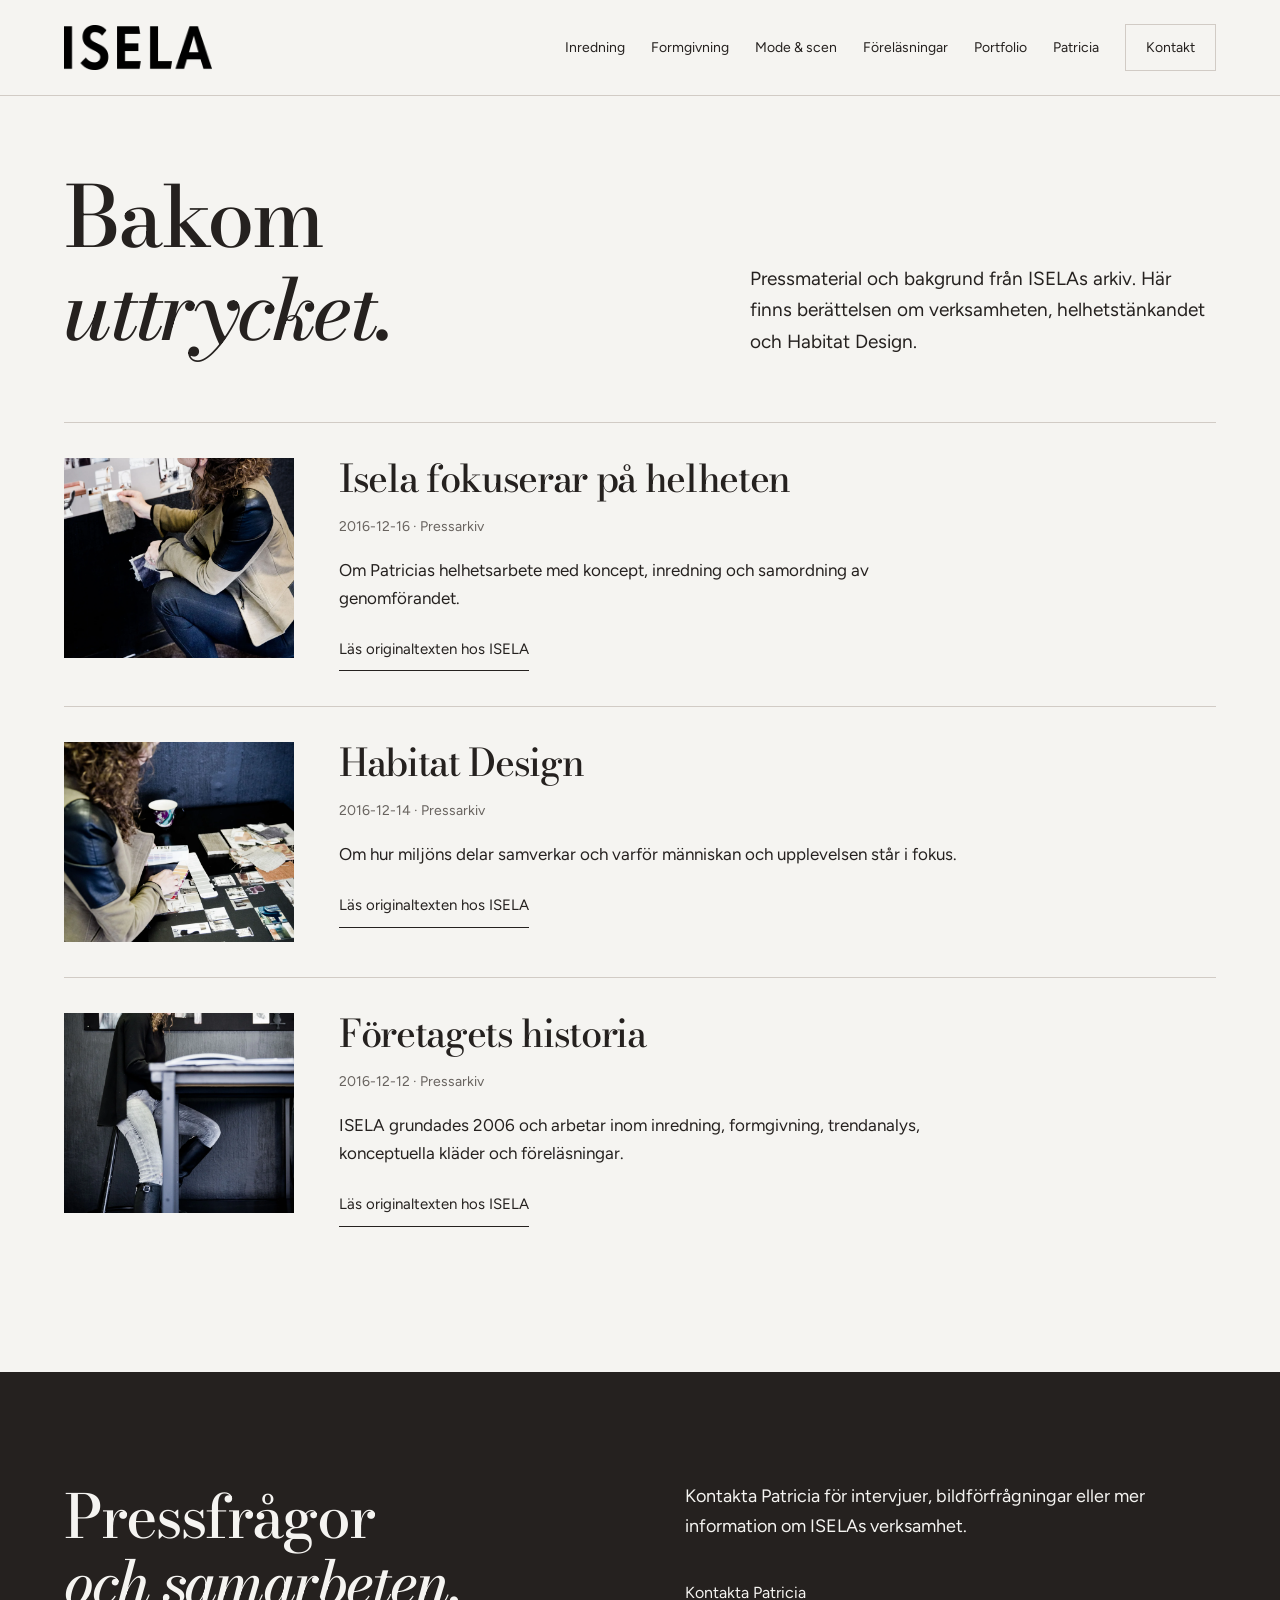
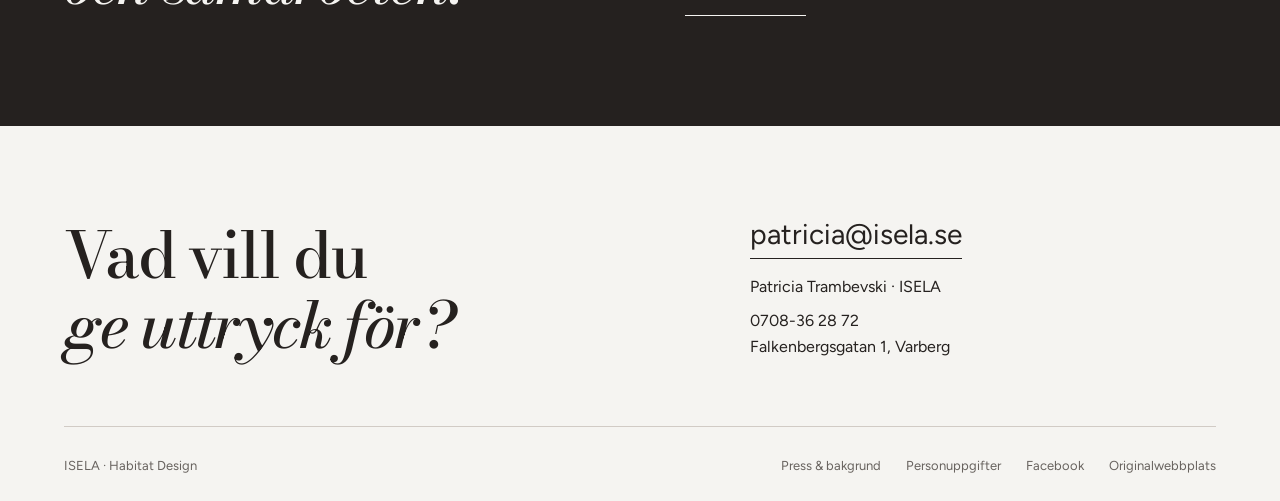
<file: press.html>
<!doctype html><html lang="sv"><head><meta charset="utf-8"><meta name="viewport" content="width=device-width,initial-scale=1"><title>Press och bakgrund | ISELA – Patricia Trambevski</title><meta name="description" content="Pressarkiv och bakgrund om ISELA, Patricia Trambevski och arbetssättet Habitat Design."><link rel="canonical" href="https://isela-patricia-trambevski.carlzzon121.chatgpt.site/press.html"><meta property="og:title" content="Press och bakgrund | ISELA"><meta property="og:description" content="Pressarkiv och bakgrund om ISELA, Patricia Trambevski och arbetssättet Habitat Design."><meta property="og:type" content="website"><meta property="og:locale" content="sv_SE"><meta name="theme-color" content="#f5f4f1"><link rel="icon" href="assets/favicon.svg"><link rel="preload" href="assets/fonts/bodoni-normal.woff2" as="font" type="font/woff2" crossorigin><link rel="stylesheet" href="styles.css?v=1"><script src="script.js?v=1" defer></script><script type="application/ld+json">{"@context": "https://schema.org", "@type": "ProfessionalService", "name": "ISELA", "url": "https://isela-patricia-trambevski.carlzzon121.chatgpt.site", "founder": {"@type": "Person", "name": "Patricia Trambevski"}, "foundingDate": "2006", "telephone": "+46708362872", "email": "patricia@isela.se", "address": {"@type": "PostalAddress", "streetAddress": "Falkenbergsgatan 1", "postalCode": "432 51", "addressLocality": "Varberg", "addressCountry": "SE"}}</script></head><body><a class="skip" href="#innehall">Till innehållet</a><header class="header"><a class="brand" href="index.html" aria-label="ISELA startsida"><img src="assets/media/isela-logo.png" width="162" height="50" alt="ISELA"></a><nav class="nav" aria-label="Huvudmeny"><a href="inredning.html" class="" >Inredning</a><a href="formgivning.html" class="" >Formgivning</a><a href="mode.html" class="" >Mode & scen</a><a href="forelasningar.html" class="" >Föreläsningar</a><a href="portfolio.html" class="" >Portfolio</a><a href="om-patricia.html" class="" >Patricia</a><a href="kontakt.html" class="contact-link" >Kontakt</a></nav><button class="menu-toggle" aria-controls="meny" aria-expanded="false">Meny<span class="menu-icon" aria-hidden="true"></span></button></header><dialog class="menu-dialog" id="meny" aria-label="Meny"><div class="menu-top"><a class="brand" href="index.html">ISELA</a><button class="close">Stäng</button></div><nav><a href="inredning.html" class="" >Inredning</a><a href="formgivning.html" class="" >Formgivning</a><a href="mode.html" class="" >Mode & scen</a><a href="forelasningar.html" class="" >Föreläsningar</a><a href="portfolio.html" class="" >Portfolio</a><a href="om-patricia.html" class="" >Patricia</a><a href="kontakt.html" class="contact-link" >Kontakt</a><a href="press.html">Press & bakgrund</a></nav><address><a href="mailto:patricia@isela.se">patricia@isela.se</a><br><a href="tel:+46708362872">0708-36 28 72</a></address></dialog><main id="innehall"><section class="section page-head"><h1>Bakom<br><em>uttrycket.</em></h1><div><p>Pressmaterial och bakgrund från ISELAs arkiv. Här finns berättelsen om verksamheten, helhetstänkandet och Habitat Design.</p></div></section><section class="section press-list"><h2 class="sr-only">Pressarkiv</h2><article class="press-item"><img src="assets/media/115-patricia20160420_isela-29.webp" srcset="assets/media/115-patricia20160420_isela-29-small.webp 600w, assets/media/115-patricia20160420_isela-29.webp 1467w" sizes="(max-width:760px) 100vw, 50vw" width="1467" height="2200" alt="Patricia Trambevski arbetar med en moodboard i sin studio" class="" loading=lazy decoding="async"><div><h2>Isela fokuserar på helheten</h2><time datetime="2016-12-16">2016-12-16 · Pressarkiv</time><p>Om Patricias helhetsarbete med koncept, inredning och samordning av genomförandet.</p><a class="text-link" href="https://isela.se/2016/12/16/pressrelease-isela/" target="_blank" rel="noopener">Läs originaltexten hos ISELA</a></div></article><article class="press-item"><img src="assets/media/116-patricia20160420_isela-21.webp" srcset="assets/media/116-patricia20160420_isela-21-small.webp 600w, assets/media/116-patricia20160420_isela-21.webp 1467w" sizes="(max-width:760px) 100vw, 50vw" width="1467" height="2200" alt="Patricia Trambevski arbetar med bild- och materialreferenser" class="" loading=lazy decoding="async"><div><h2>Habitat Design</h2><time datetime="2016-12-14">2016-12-14 · Pressarkiv</time><p>Om hur miljöns delar samverkar och varför människan och upplevelsen står i fokus.</p><a class="text-link" href="https://isela.se/2016/12/14/habitat-design/" target="_blank" rel="noopener">Läs originaltexten hos ISELA</a></div></article><article class="press-item"><img src="assets/media/117-patricia20160420_isela-1.webp" srcset="assets/media/117-patricia20160420_isela-1-small.webp 600w, assets/media/117-patricia20160420_isela-1.webp 1467w" sizes="(max-width:760px) 100vw, 50vw" width="1467" height="2200" alt="Patricia Trambevski vid arbetsbordet i sin designstudio" class="" loading=lazy decoding="async"><div><h2>Företagets historia</h2><time datetime="2016-12-12">2016-12-12 · Pressarkiv</time><p>ISELA grundades 2006 och arbetar inom inredning, formgivning, trendanalys, konceptuella kläder och föreläsningar.</p><a class="text-link" href="https://isela.se/2016/12/12/isela/" target="_blank" rel="noopener">Läs originaltexten hos ISELA</a></div></article></section><section class="section lecture-band"><h2>Pressfrågor<br><em>och samarbeten.</em></h2><div><p>Kontakta Patricia för intervjuer, bildförfrågningar eller mer information om ISELAs verksamhet.</p><a class="text-link" href="kontakt.html?amne=Press%20%26%20samarbete">Kontakta Patricia</a></div></section></main><footer class="footer"><div class="footer-main"><h2>Vad vill du<br><em>ge uttryck för?</em></h2><div><a class="footer-email" href="mailto:patricia@isela.se">patricia@isela.se</a><address>Patricia Trambevski · ISELA<a href="tel:+46708362872">0708-36 28 72</a>Falkenbergsgatan 1, Varberg</address></div></div><div class="footer-bottom"><span>ISELA · Habitat Design</span><nav><a href="press.html">Press & bakgrund</a><a href="personuppgifter.html">Personuppgifter</a><a href="https://www.facebook.com/ISELA.se/" target="_blank" rel="noopener">Facebook</a><a href="https://isela.se/" target="_blank" rel="noopener">Originalwebbplats</a></nav></div></footer><dialog class="lightbox" aria-label="Bildvisning"><div class="lightbox-top"><span class="lightbox-count"></span><button class="close">Stäng</button></div><div class="lightbox-bottom"><button data-step="-1">Föregående</button><p class="lightbox-caption"></p><button data-step="1">Nästa</button></div></dialog></body></html>
</file>
<file: styles.css>
@font-face{font-family:Bodoni;src:url('assets/fonts/bodoni-normal.woff2') format('woff2');font-weight:400 700;font-display:swap}@font-face{font-family:Bodoni;src:url('assets/fonts/bodoni-italic.woff2') format('woff2');font-weight:400 700;font-style:italic;font-display:swap}@font-face{font-family:Figtree;src:url('assets/fonts/figtree-400.ttf');font-weight:400;font-display:swap}@font-face{font-family:Figtree;src:url('assets/fonts/figtree-500.ttf');font-weight:500;font-display:swap}@font-face{font-family:Figtree;src:url('assets/fonts/figtree-600.ttf');font-weight:600;font-display:swap}
:root{--paper:#f5f4f1;--ink:#25211f;--berry:#633b51;--rose:#e8dfdf;--muted:#68635f;--line:#d1cbc5;--gutter:clamp(22px,5vw,90px);--ease:cubic-bezier(.16,1,.3,1);color-scheme:light}*{box-sizing:border-box}html{scroll-behavior:smooth;scroll-padding-top:112px}body{margin:0;color:var(--ink);background:var(--paper);font:18px/1.65 Figtree,sans-serif;-webkit-font-smoothing:antialiased}h1,h2,h3,p,figure{margin:0}h1,h2,h3{font-family:Bodoni,serif;font-weight:400;letter-spacing:-.035em;line-height:1.1;text-wrap:balance}h1{font-size:clamp(52px,6.6vw,94px)}h2{font-size:clamp(38px,4.5vw,68px)}h3{font-size:32px}em{font-weight:400}p{max-width:66ch}a{color:inherit;text-decoration:none}button,input,textarea,select{font:inherit}button{cursor:pointer;touch-action:manipulation}img{max-width:100%;height:auto;display:block}button,a,input,textarea,select{-webkit-tap-highlight-color:transparent}::selection{background:var(--berry);color:white}body{scrollbar-color:var(--berry) var(--paper)}:focus-visible{outline:2px solid var(--berry);outline-offset:5px}input,textarea{caret-color:var(--berry)}.sr-only{position:absolute;width:1px;height:1px;overflow:hidden;clip-path:inset(50%);white-space:nowrap}.skip{position:fixed;z-index:100;top:8px;left:8px;background:var(--paper);padding:12px 18px;transform:translateY(-150%)}.skip:focus{transform:none}.wrap{padding-left:var(--gutter);padding-right:var(--gutter)}.section{padding:110px var(--gutter)}.text-link{display:inline-block;padding:10px 0;border-bottom:1px solid currentColor;font-size:16px;line-height:1.5;transition:color .2s}.text-link:hover{color:var(--berry)}.button{display:inline-flex;align-items:center;justify-content:center;min-height:50px;padding:13px 26px;border:1px solid var(--ink);color:var(--paper);background:var(--ink);font-size:15px;line-height:1.4;transition:background .2s,color .2s}.button:hover{background:var(--berry);border-color:var(--berry)}.button.secondary{color:var(--ink);background:transparent}.button.secondary:hover{background:var(--ink);color:white}.header{height:96px;padding:0 var(--gutter);display:flex;justify-content:space-between;align-items:center;gap:36px;background:var(--paper);position:relative;z-index:30;border-bottom:1px solid var(--line)}.brand{display:block;font-family:Bodoni,serif;font-size:44px;letter-spacing:.085em;line-height:1}.brand img{width:148px;height:auto;max-height:58px;object-fit:contain}.nav{display:flex;align-items:center;gap:26px;font-size:14px}.nav a{padding:12px 0;position:relative;white-space:nowrap}.nav a:after{content:'';height:1px;position:absolute;left:0;right:0;bottom:6px;background:var(--ink);transform:scaleX(0);transform-origin:left;transition:transform .25s}.nav a:hover:after,.nav a[aria-current]:after{transform:scaleX(1)}.nav .contact-link{border:1px solid var(--line);padding:11px 20px}.nav .contact-link:after{display:none}.menu-toggle{display:none;background:none;border:0;padding:12px 0 12px 18px;align-items:center;gap:12px;font-size:15px}.menu-icon{width:26px;height:14px;display:block;border-top:1px solid;border-bottom:1px solid}.menu-dialog{inset:0;margin:0;max-width:none;max-height:none;width:100%;height:100dvh;padding:28px var(--gutter);border:0;background:var(--paper);color:var(--ink)}.menu-dialog[open]{display:flex;flex-direction:column}.menu-top{display:flex;align-items:center;justify-content:space-between}.close{border:1px solid var(--line);background:none;color:inherit;font-size:15px;min-height:44px;padding:9px 20px}.menu-dialog nav{display:grid;gap:7px;margin:auto 0;padding:30px 0}.menu-dialog nav a{font:400 clamp(25px,6vw,39px)/1.3 Bodoni,serif;padding:6px 0}.menu-dialog address{font-style:normal;font-size:16px}.hero{position:relative;isolation:isolate;min-height:650px;height:calc(100svh - 96px);height:calc(100dvh - 96px);background:var(--ink);color:white;overflow:hidden}.hero-backdrop{position:absolute;inset:0;width:100%;height:100%;object-fit:cover;object-position:center;z-index:-3;animation:hero-reveal 1.6s var(--ease) both}.hero:after{content:'';position:absolute;inset:0;z-index:-2;background:linear-gradient(90deg,#120f0dcc,transparent 80%),linear-gradient(0deg,#120f0da6,transparent 75%)}.hero-inner{position:absolute;inset:auto var(--gutter) 65px;display:flex;align-items:flex-end;justify-content:space-between;gap:60px}.hero-copy{max-width:800px}.hero h1{font-size:clamp(60px,7vw,96px);line-height:1.09;letter-spacing:-.025em}.hero h1 em{display:block;padding-bottom:8px}.hero-copy>p{max-width:440px;font-size:18px;line-height:1.6;margin-top:28px}.hero .text-link{margin-top:24px;color:white;border-color:#ffffffb0}.hero .text-link:hover{border-color:white}.portrait-tag{width:178px;flex-shrink:0;display:block;border:1px solid #ffffff70;background:#25211f60;padding:8px;transition:background .3s}.portrait-tag:hover{background:#25211f}.portrait-tag img{width:100%;aspect-ratio:1.15;object-fit:cover;object-position:50% 30%}.portrait-tag span{font-size:14px;line-height:1.4;display:block;padding:10px 5px 4px}.portrait-tag small{font-size:12px;opacity:.8;display:block}.hero :focus-visible{outline-color:white}.discipline-strip{display:grid;grid-template-columns:repeat(4,1fr);border-bottom:1px solid var(--line);padding:0 var(--gutter)}.discipline-strip a{padding:25px 0;text-align:center;font-size:14px;border-right:1px solid var(--line);transition:color .2s}.discipline-strip a:first-child{border-left:1px solid var(--line)}.discipline-strip a:hover{color:var(--berry)}.intro{display:grid;grid-template-columns:1.2fr 1fr;gap:110px;align-items:start}.intro h2{max-width:640px}.intro p{font-size:20px}.intro .text-link{margin-top:24px}.section-head{display:flex;justify-content:space-between;align-items:end;gap:45px;margin-bottom:45px}.section-head>p{max-width:350px;font-size:17px}.worlds{padding-top:15px}.world-grid{display:grid;grid-template-columns:repeat(2,minmax(0,1fr));gap:65px 40px}.world-card{display:block}.world-card figure{overflow:hidden;aspect-ratio:1.52;background:#ded9d3}.world-card img{width:100%;height:100%;object-fit:cover;transition:transform .8s var(--ease)}.world-card:hover img{transform:scale(1.04)}.world-card .world-caption{display:flex;justify-content:space-between;gap:35px;align-items:start;border-top:1px solid var(--line);padding-top:20px;margin-top:20px}.world-card h3{font-size:40px}.world-card p{font-size:15px;line-height:1.6;max-width:280px}.world-card .world-link{font-size:14px;display:inline-block;margin-top:14px;border-bottom:1px solid currentColor}.portrait-section{background:var(--rose);display:grid;grid-template-columns:1fr 1fr;gap:110px;align-items:center;padding-top:95px;padding-bottom:95px}.portrait-photo{position:relative;max-width:530px;margin-left:35px}.portrait-photo:before{content:'';position:absolute;inset:-20px 20px 20px -20px;border:1px solid #97888f;pointer-events:none}.portrait-photo img{position:relative;width:100%;max-height:660px;object-fit:cover;object-position:center}.portrait-photo figcaption{display:flex;justify-content:space-between;gap:20px;font-size:13px;padding-top:14px;color:#61555b}.portrait-content h2{font-size:clamp(44px,4.7vw,70px)}.portrait-content p{font-size:19px;margin-top:30px;max-width:440px}.portrait-content .text-link{margin-top:28px}.signature{font-family:Bodoni,serif;font-style:italic;font-size:28px;margin-top:45px;color:var(--berry)}.selection-grid{display:grid;grid-template-columns:1.3fr 1fr;gap:40px}.selection-grid figure{position:relative;min-width:0}.selection-grid figure img{width:100%;height:440px;object-fit:cover}.selection-grid figure:nth-child(2) img{object-position:center}.selection-grid figcaption{font-size:14px;display:flex;justify-content:space-between;gap:25px;padding-top:17px}.lecture-band{background:var(--ink);color:var(--paper);display:grid;grid-template-columns:1fr 1fr;gap:90px;align-items:center}.lecture-band h2{font-size:clamp(42px,4.7vw,72px)}.lecture-band p{font-size:18px;max-width:470px}.lecture-band .text-link{margin-top:30px}.lecture-band .text-link:hover{color:white}.lecture-topics{display:flex;flex-wrap:wrap;gap:0 22px;margin-top:35px;font-size:14px}.lecture-topics span{padding:9px 0;border-bottom:1px solid #807773}.footer{padding:85px var(--gutter) 25px}.footer-main{display:grid;grid-template-columns:1.3fr 1fr;gap:80px;align-items:end;padding-bottom:65px;border-bottom:1px solid var(--line)}.footer h2{font-size:clamp(45px,5vw,76px)}.footer-email{font-size:clamp(24px,2.2vw,34px);display:inline-block;border-bottom:1px solid;margin-bottom:15px}.footer-main address{font-size:16px;font-style:normal}.footer-main address a{display:block;margin-top:8px}.footer-bottom{display:flex;align-items:center;justify-content:space-between;gap:30px;padding-top:28px;font-size:13px;color:var(--muted)}.footer-bottom nav{display:flex;gap:25px}.page-head{padding-top:75px;padding-bottom:65px;display:grid;grid-template-columns:1.3fr 1fr;gap:80px;align-items:end}.page-head h1{max-width:800px}.page-head p{max-width:500px;font-size:19px}.page-head .text-link{margin-top:20px}.feature-image{margin:0 var(--gutter);position:relative}.feature-image img{width:100%;max-height:680px;object-fit:cover}.feature-image figcaption{font-size:13px;color:var(--muted);margin-top:12px}.split-story{display:grid;grid-template-columns:1fr 1fr;gap:100px;align-items:center}.split-story figure img{width:100%;max-height:630px;object-fit:cover}.split-story p{margin-top:26px;font-size:19px}.split-story .text-link{margin-top:22px}.split-story.reverse figure{order:2}.split-story.reverse>div{order:1}.service-detail{border-top:1px solid var(--line);display:grid;grid-template-columns:.65fr 1.4fr;gap:80px}.service-detail h2{font-size:48px}.service-detail>div>p{font-size:20px}.service-list{display:grid;grid-template-columns:1fr 1fr;gap:35px 40px;margin-top:45px}.service-list article{border-top:1px solid var(--line);padding-top:20px}.service-list h3{font-size:29px}.service-list p{font-size:16px;margin-top:14px}.image-grid{display:grid;grid-template-columns:repeat(3,minmax(0,1fr));gap:28px}.image-grid figure{min-width:0}.image-grid img{width:100%;aspect-ratio:1.3;object-fit:cover}.image-grid figcaption{font-size:14px;line-height:1.5;padding-top:12px}.photo-button{padding:0;border:0;background:none;text-align:left;color:inherit;width:100%;display:block;position:relative}.photo-button img{transition:filter .3s}.photo-button:hover img{filter:brightness(.91)}.photo-button .view-label{position:absolute;bottom:14px;right:14px;padding:7px 12px;background:var(--paper);color:var(--ink);font-size:13px;opacity:0;transition:opacity .2s}.photo-button:hover .view-label,.photo-button:focus-visible .view-label{opacity:1}.gallery-stage{background:#e7e4df}.gallery-stage .image-grid img{aspect-ratio:1.45}.gallery-source{font-size:13px;line-height:1.6;color:var(--muted);margin-top:35px;max-width:760px}.gallery-source a{text-decoration:underline;text-underline-offset:4px}.filter-bar{display:flex;gap:26px;align-items:center;flex-wrap:wrap;border-bottom:1px solid var(--line);padding:0 0 22px;margin-bottom:40px}.filter-bar button{border:0;border-bottom:1px solid transparent;background:transparent;padding:10px 0;font-size:15px;color:var(--muted);min-height:44px}.filter-bar button[aria-pressed=true]{color:var(--ink);border-color:var(--ink)}.filter-count{margin-left:auto;color:var(--muted);font-size:14px}.gallery-item[hidden]{display:none}.portrait-lead{display:grid;grid-template-columns:1fr 1fr;gap:90px;align-items:center;padding-top:65px;padding-bottom:95px}.portrait-lead img{width:100%;max-height:690px;object-fit:cover}.portrait-lead h1{font-size:clamp(46px,5.8vw,84px)}.portrait-lead p{font-size:19px;margin-top:30px;max-width:460px}.portrait-lead .text-link{margin-top:20px}.timeline{display:grid;grid-template-columns:1fr 1.2fr;gap:100px;background:var(--rose)}.timeline article{border-top:1px solid #b6a8af;padding:27px 0}.timeline h3{font-family:Figtree;font-size:21px;font-weight:500;letter-spacing:0}.timeline p{font-size:18px;margin-top:18px}.clients{border-top:1px solid var(--line)}.clients p{font-size:16px;color:var(--muted);margin-top:25px}.client-list{display:flex;flex-wrap:wrap;gap:25px 45px;margin-top:45px;align-items:center}.client-list span{font:400 29px/1.2 Bodoni,serif}.topics{padding-top:0}.topics-intro{max-width:650px;margin-bottom:45px;font-size:19px}.topics details{border-top:1px solid var(--line);padding:27px 0}.topics details:last-child{border-bottom:1px solid var(--line)}.topics summary{display:flex;justify-content:space-between;gap:20px;align-items:center;cursor:pointer;list-style:none;font-family:Bodoni;font-size:34px;line-height:1.25}.topics summary::-webkit-details-marker{display:none}.topics summary:after{content:'';width:15px;height:15px;flex-shrink:0;border-right:1px solid;border-bottom:1px solid;transform:rotate(45deg);margin-right:8px;transition:transform .3s}.topics details[open] summary:after{transform:rotate(225deg)}.topic-content{display:grid;grid-template-columns:1.2fr 1fr;gap:80px;padding-top:25px;max-width:1050px}.topic-content p{font-size:17px}.topic-format{font-size:14px;color:var(--muted)}.topic-format strong{font-weight:500;display:block;color:var(--ink);font-size:16px;margin-bottom:10px}.topic-format .text-link{margin-top:15px;font-size:15px}.press-list{padding-top:0}.press-item{display:grid;grid-template-columns:230px 1fr;gap:45px;border-top:1px solid var(--line);padding:35px 0}.press-item img{width:100%;height:200px;object-fit:cover}.press-item h2{font-size:38px}.press-item p{font-size:17px;margin-top:18px;max-width:620px}.press-item .text-link{font-size:15px;margin-top:16px}.press-item time{font-size:14px;color:var(--muted);display:block;margin-top:15px}.contact-section{display:grid;grid-template-columns:1fr 1.1fr;gap:100px;padding-top:20px}.contact-details img{width:100%;max-width:360px;aspect-ratio:1.3;object-fit:cover;margin:40px 0 25px}.contact-details h2{font-size:38px}.contact-details>a{display:block;margin-top:15px;font-size:22px}.contact-details address{font-style:normal;font-size:17px;margin-top:32px}.enquiry{background:var(--rose);padding:45px}.enquiry h2{font-size:40px;margin-bottom:15px}.enquiry>p{font-size:16px;margin-bottom:30px}.enquiry label{display:block;font-size:15px;margin-top:23px}.enquiry input,.enquiry select,.enquiry textarea{display:block;width:100%;border:0;border-bottom:1px solid #9d8d97;border-radius:0;background:transparent;padding:12px 0;color:var(--ink);font-size:17px}.enquiry textarea{resize:vertical;min-height:120px}.enquiry input::placeholder,.enquiry textarea::placeholder{color:#695c65}.enquiry .button{margin-top:32px;width:100%}.form-note{font-size:13px;color:#695c65;margin-top:16px}.form-status{font-size:15px;margin-top:20px}.prose{max-width:1100px;padding-top:0}.prose h2{font-size:35px;margin:35px 0 20px}.prose p+p{margin-top:20px}.lightbox{inset:0;margin:0;max-height:none;max-width:none;width:100%;height:100dvh;border:0;padding:24px var(--gutter);background:#1e1c1c;color:white}.lightbox[open]{display:flex;flex-direction:column;gap:20px}.lightbox::backdrop{background:#1e1c1c}.lightbox-top,.lightbox-bottom{display:flex;align-items:center;justify-content:space-between;gap:25px}.lightbox img{width:100%;min-height:0;flex:1;object-fit:contain}.lightbox button{background:none;border:1px solid #9e9698;color:white;font-size:14px;min-height:44px;padding:10px 18px}.lightbox p{font-size:14px;text-align:center}.lightbox-count{font-size:13px}.lightbox :focus-visible,.lecture-band :focus-visible{outline-color:white}.reveal{transition:clip-path 800ms var(--ease),transform 800ms var(--ease)}.js-motion .reveal:not(.visible){clip-path:inset(0 0 7% 0);transform:translateY(18px)}.reveal.visible{clip-path:inset(0);transform:none}@keyframes hero-reveal{from{transform:scale(1.045)}to{transform:scale(1)}}
@media(min-width:1600px){.hero-inner{bottom:90px}.hero-copy>p{font-size:20px}.portrait-tag{width:210px}}
@media(max-width:1100px){.nav{display:none}.menu-toggle{display:flex}.header{height:85px}.hero{height:calc(100dvh - 85px)}.section{padding-top:80px;padding-bottom:80px}.intro,.split-story,.portrait-section,.service-detail,.portrait-lead,.contact-section,.timeline{gap:55px}.hero h1{font-size:72px}.portrait-tag{width:155px}.world-card .world-caption{display:block}.world-card p{max-width:none;margin-top:15px}.image-grid{grid-template-columns:repeat(2,minmax(0,1fr))}.page-head{gap:45px}.page-head h1{font-size:70px}.portrait-photo{margin-left:20px}.lecture-band{gap:50px}}
@media(max-width:760px){body{font-size:16px}.section{padding:65px var(--gutter)}.header{height:78px}.brand{font-size:37px}.brand img{width:118px;max-height:48px}.hero{height:calc(100svh - 78px);height:calc(100dvh - 78px);min-height:670px}.hero-backdrop{object-position:57% center}.hero:after{background:linear-gradient(0deg,#120f0de6,transparent 100%),linear-gradient(90deg,#120f0d80,transparent)}.hero-inner{inset:auto var(--gutter) 28px;display:block}.hero h1{font-size:clamp(46px,11.5vw,67px);line-height:1.1}.hero-copy>p{font-size:16px;max-width:330px;margin-top:20px;line-height:1.55}.hero .text-link{margin-top:15px}.portrait-tag{margin-top:26px;width:100%;display:flex;align-items:center;gap:16px;padding:8px;background:transparent;max-width:320px}.portrait-tag img{width:60px;height:60px;aspect-ratio:1;object-position:50% 20%}.portrait-tag span{padding:0;font-size:14px}.portrait-tag small{margin-top:4px;font-size:12px}.discipline-strip{grid-template-columns:repeat(2,1fr);padding:0}.discipline-strip a{font-size:14px;padding:17px 0;border-bottom:1px solid var(--line)}.discipline-strip a:nth-child(odd){border-left:0}.discipline-strip a:nth-child(even){border-right:0}.discipline-strip a:nth-child(n+3){border-bottom:0}.intro{grid-template-columns:1fr;gap:28px}.intro h2{font-size:42px}.intro p{font-size:18px}.intro .text-link{margin-top:16px}.section-head{display:block;margin-bottom:30px}.section-head h2{font-size:42px}.section-head p,.section-head .text-link{margin-top:22px}.worlds{padding-top:0}.world-grid{grid-template-columns:1fr;gap:40px}.world-card h3{font-size:36px}.world-card .world-caption{display:flex;gap:22px;align-items:start;margin-top:16px;padding-top:17px}.world-card .world-caption>div:first-child{width:45%;flex-shrink:0}.world-card p{margin-top:0;font-size:14px}.world-card .world-link{font-size:13px;margin-top:12px}.portrait-section{grid-template-columns:1fr;gap:45px}.portrait-photo{margin:12px 0 0 13px;width:calc(100% - 13px)}.portrait-photo:before{inset:-13px 13px 18px -13px}.portrait-photo img{max-height:560px}.portrait-photo figcaption{font-size:12px}.portrait-content h2{font-size:45px}.portrait-content p{font-size:18px;margin-top:23px}.signature{margin-top:28px;font-size:25px}.selection-grid{grid-template-columns:1fr;gap:35px}.selection-grid figure img{height:auto;aspect-ratio:1.2;object-fit:cover}.selection-grid figcaption{font-size:13px}.lecture-band{grid-template-columns:1fr;gap:30px}.lecture-band h2{font-size:45px}.lecture-band p{font-size:17px}.lecture-topics{margin-top:25px;font-size:13px}.footer{padding-top:65px}.footer-main{grid-template-columns:1fr;gap:40px;padding-bottom:45px}.footer h2{font-size:45px}.footer-email{font-size:26px}.footer-bottom{display:block;font-size:12px}.footer-bottom nav{flex-wrap:wrap;gap:16px;margin-top:17px}.page-head{display:block;padding-top:48px;padding-bottom:45px}.page-head h1{font-size:clamp(46px,11vw,65px)}.page-head p{font-size:18px;margin-top:28px}.feature-image img{max-height:550px;aspect-ratio:1.1}.feature-image.no-crop img{aspect-ratio:auto}.split-story{grid-template-columns:1fr;gap:35px}.split-story.reverse figure,.split-story.reverse>div{order:initial}.split-story p{font-size:17px;margin-top:22px}.split-story h2{font-size:42px}.service-detail{grid-template-columns:1fr;gap:30px}.service-detail h2{font-size:42px}.service-detail>div>p{font-size:18px}.service-list{grid-template-columns:1fr;gap:28px;margin-top:30px}.service-list h3{font-size:29px}.service-list p{font-size:16px}.image-grid{gap:28px 18px}.image-grid figcaption{font-size:13px}.filter-bar{gap:8px 22px;margin-bottom:28px}.filter-bar button{font-size:14px}.filter-count{width:100%;margin-left:0;margin-top:5px}.gallery-source{font-size:12px;margin-top:28px}.portrait-lead{grid-template-columns:1fr;gap:38px;padding-top:45px}.portrait-lead h1{font-size:50px}.portrait-lead p{font-size:18px;margin-top:22px}.portrait-lead img{max-height:550px}.timeline{grid-template-columns:1fr;gap:35px}.timeline p{font-size:17px}.client-list{gap:25px 30px;margin-top:30px}.client-list span{font-size:25px}.topics{padding-top:0}.topics-intro{font-size:18px}.topics summary{font-size:28px}.topic-content{grid-template-columns:1fr;gap:22px}.topic-content p{font-size:16px}.press-list{padding-top:0}.press-item{grid-template-columns:1fr;gap:25px}.press-item img{height:260px}.press-item h2{font-size:33px}.press-item p{font-size:16px}.contact-section{grid-template-columns:1fr;gap:45px;padding-top:0}.contact-details h2{font-size:36px}.contact-details img{max-width:100%;margin-top:30px}.enquiry{padding:30px 24px}.enquiry h2{font-size:35px}.enquiry input,.enquiry select,.enquiry textarea{font-size:16px}.lightbox{padding:20px}.lightbox-bottom{flex-wrap:wrap;gap:15px}.lightbox p{order:3;width:100%;text-align:left}.lightbox button{padding:10px 14px}.gallery-item .view-label{display:none}}
@media(max-width:420px){.world-card .world-caption{display:block}.world-card .world-caption>div:first-child{width:auto}.world-card p{margin-top:12px}.image-grid{grid-template-columns:1fr}.gallery-stage .image-grid img{aspect-ratio:1.35}.hero h1{font-size:47px}}
@media(prefers-reduced-motion:reduce){html{scroll-behavior:auto}*,*:before,*:after{animation:none!important;transition:none!important}.reveal{clip-path:none!important;transform:none!important}}
.brand img{filter:brightness(0)}
.world-card:last-child img{object-position:50% 18%}
.enquiry input,.enquiry select,.enquiry textarea{border-bottom-color:#85707d}
</file>
